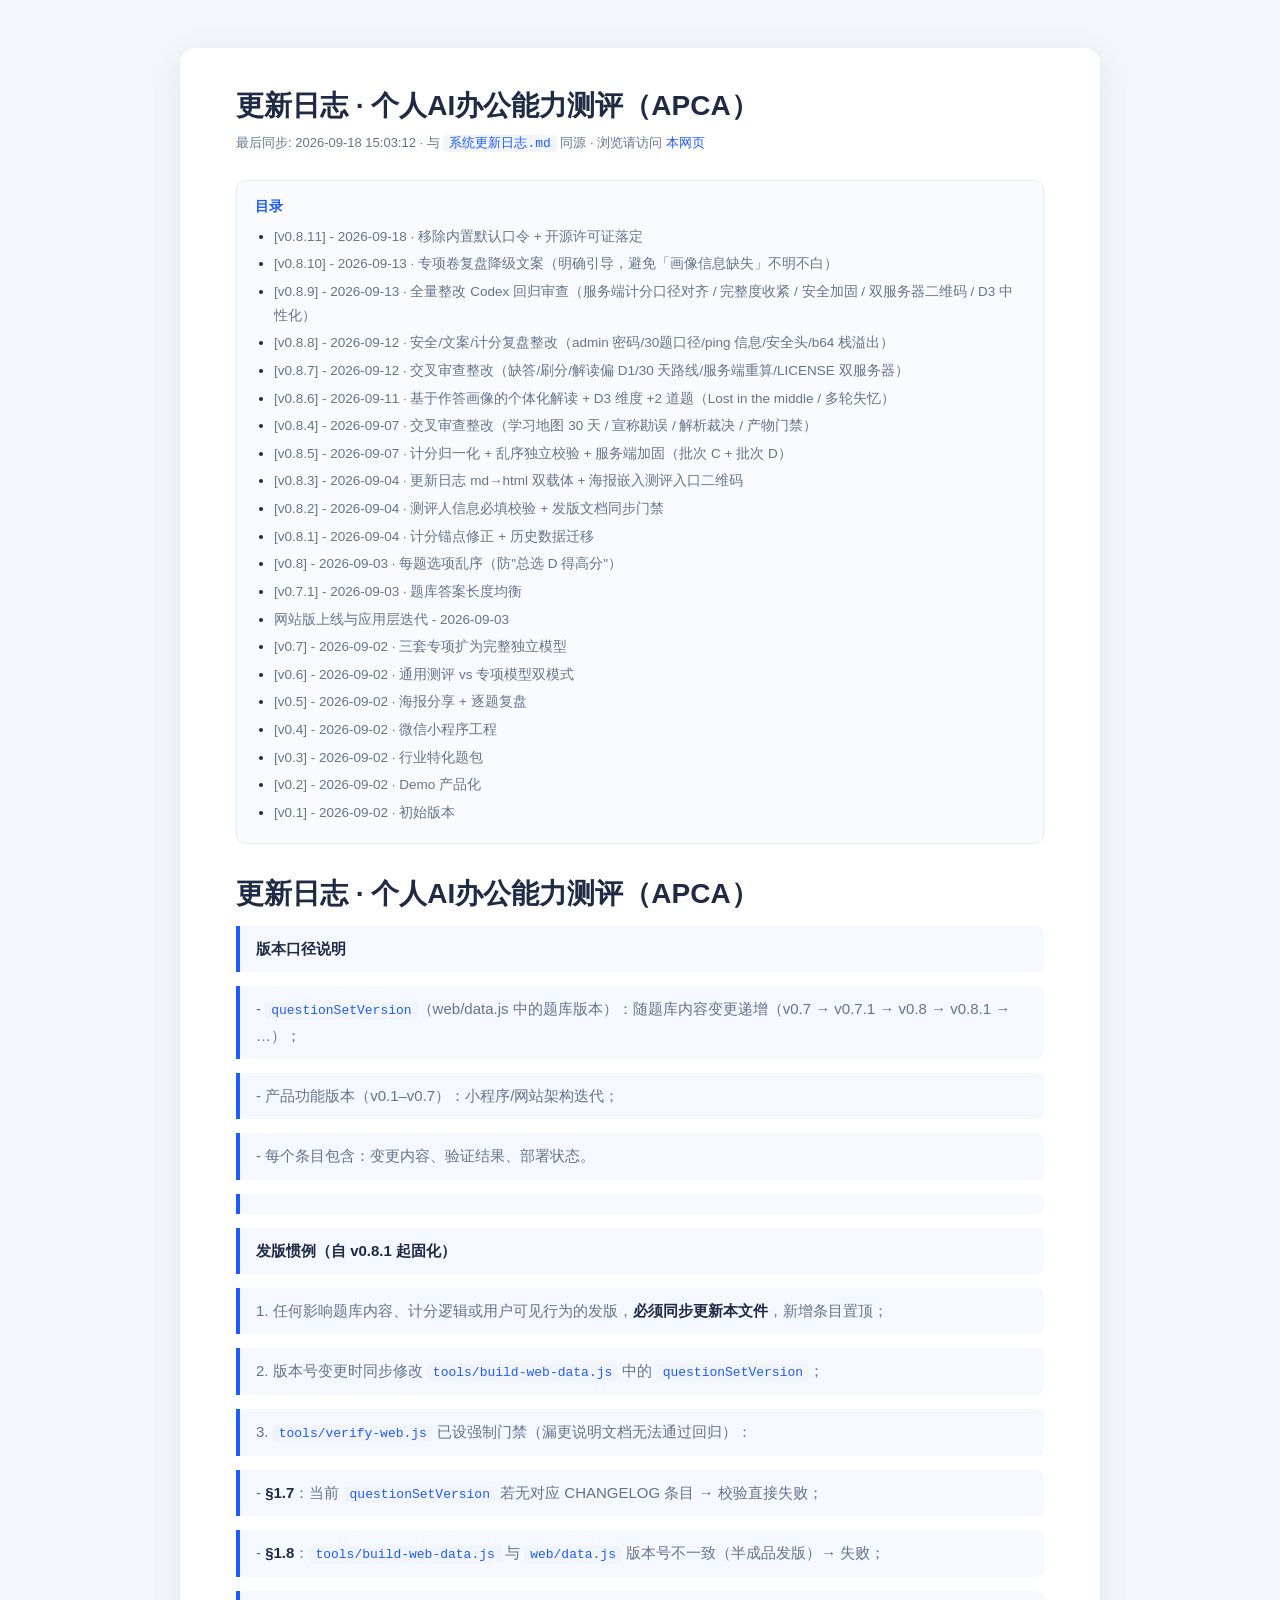
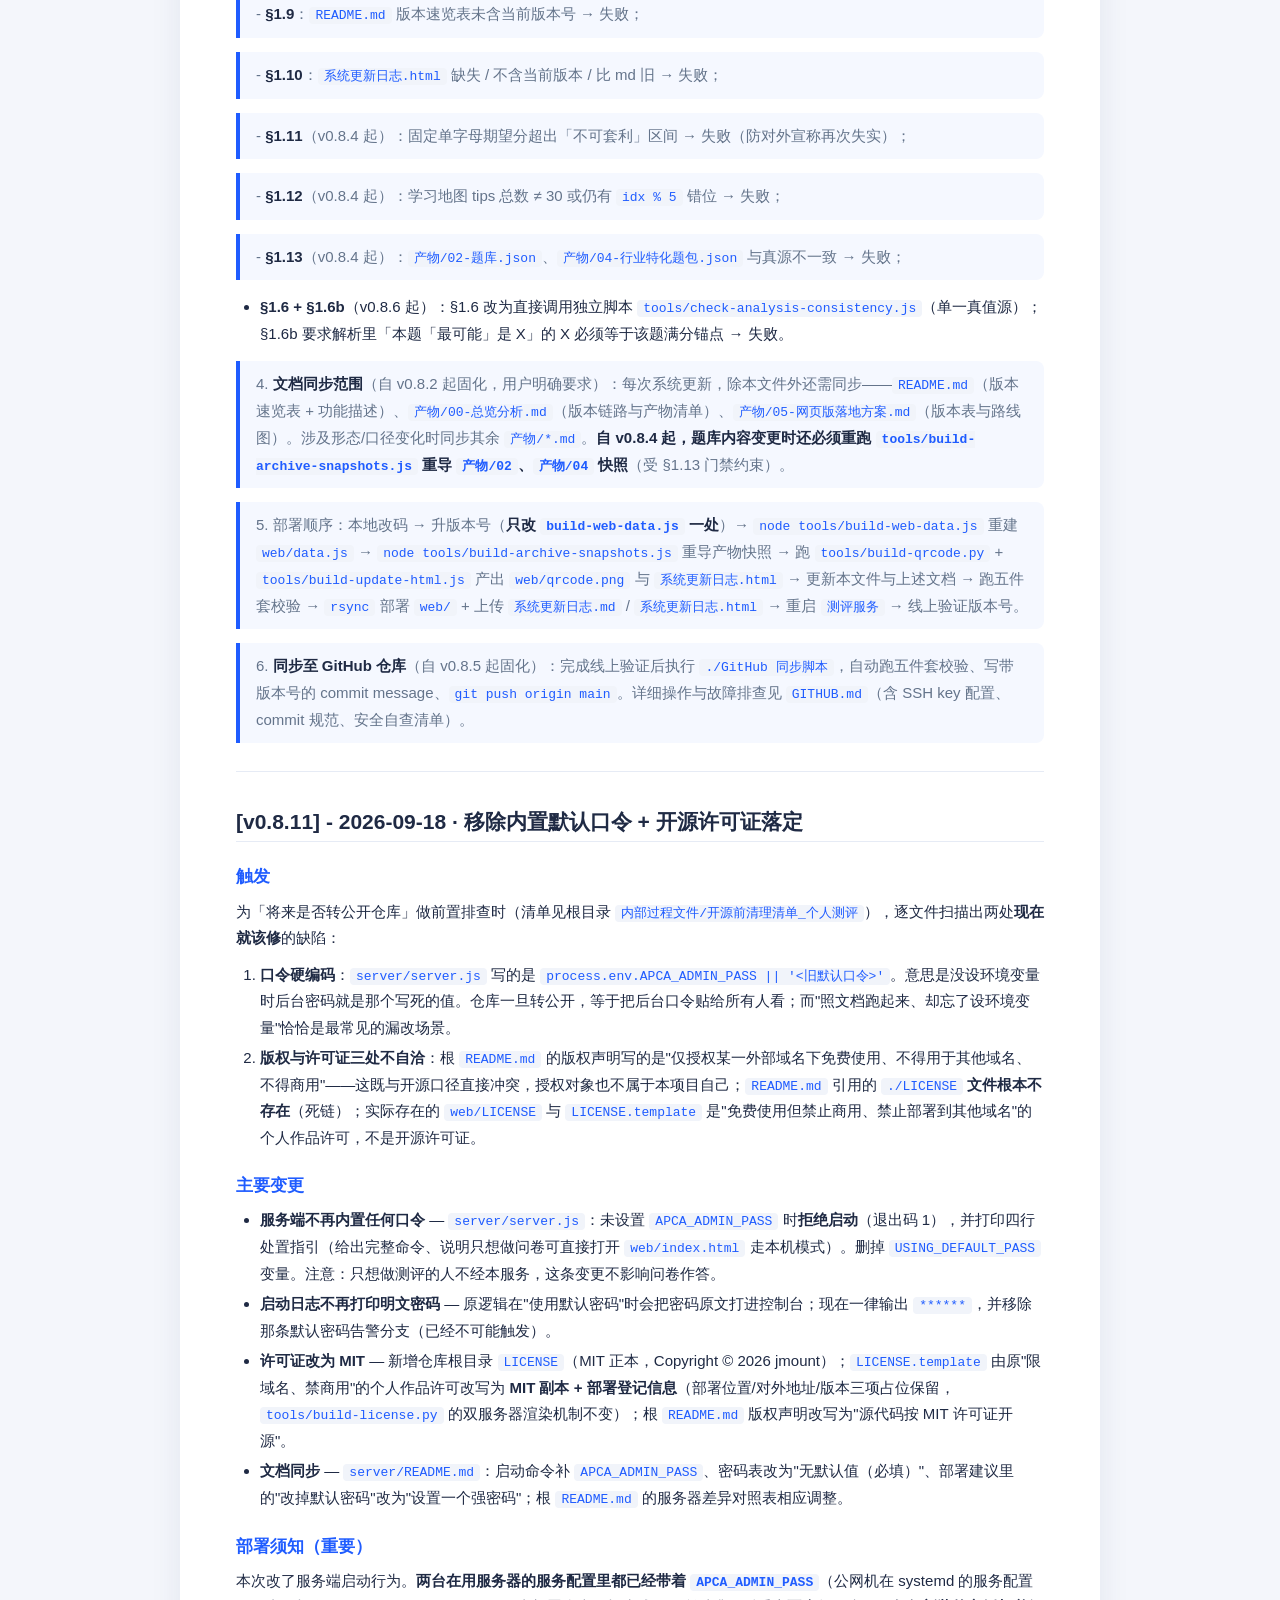
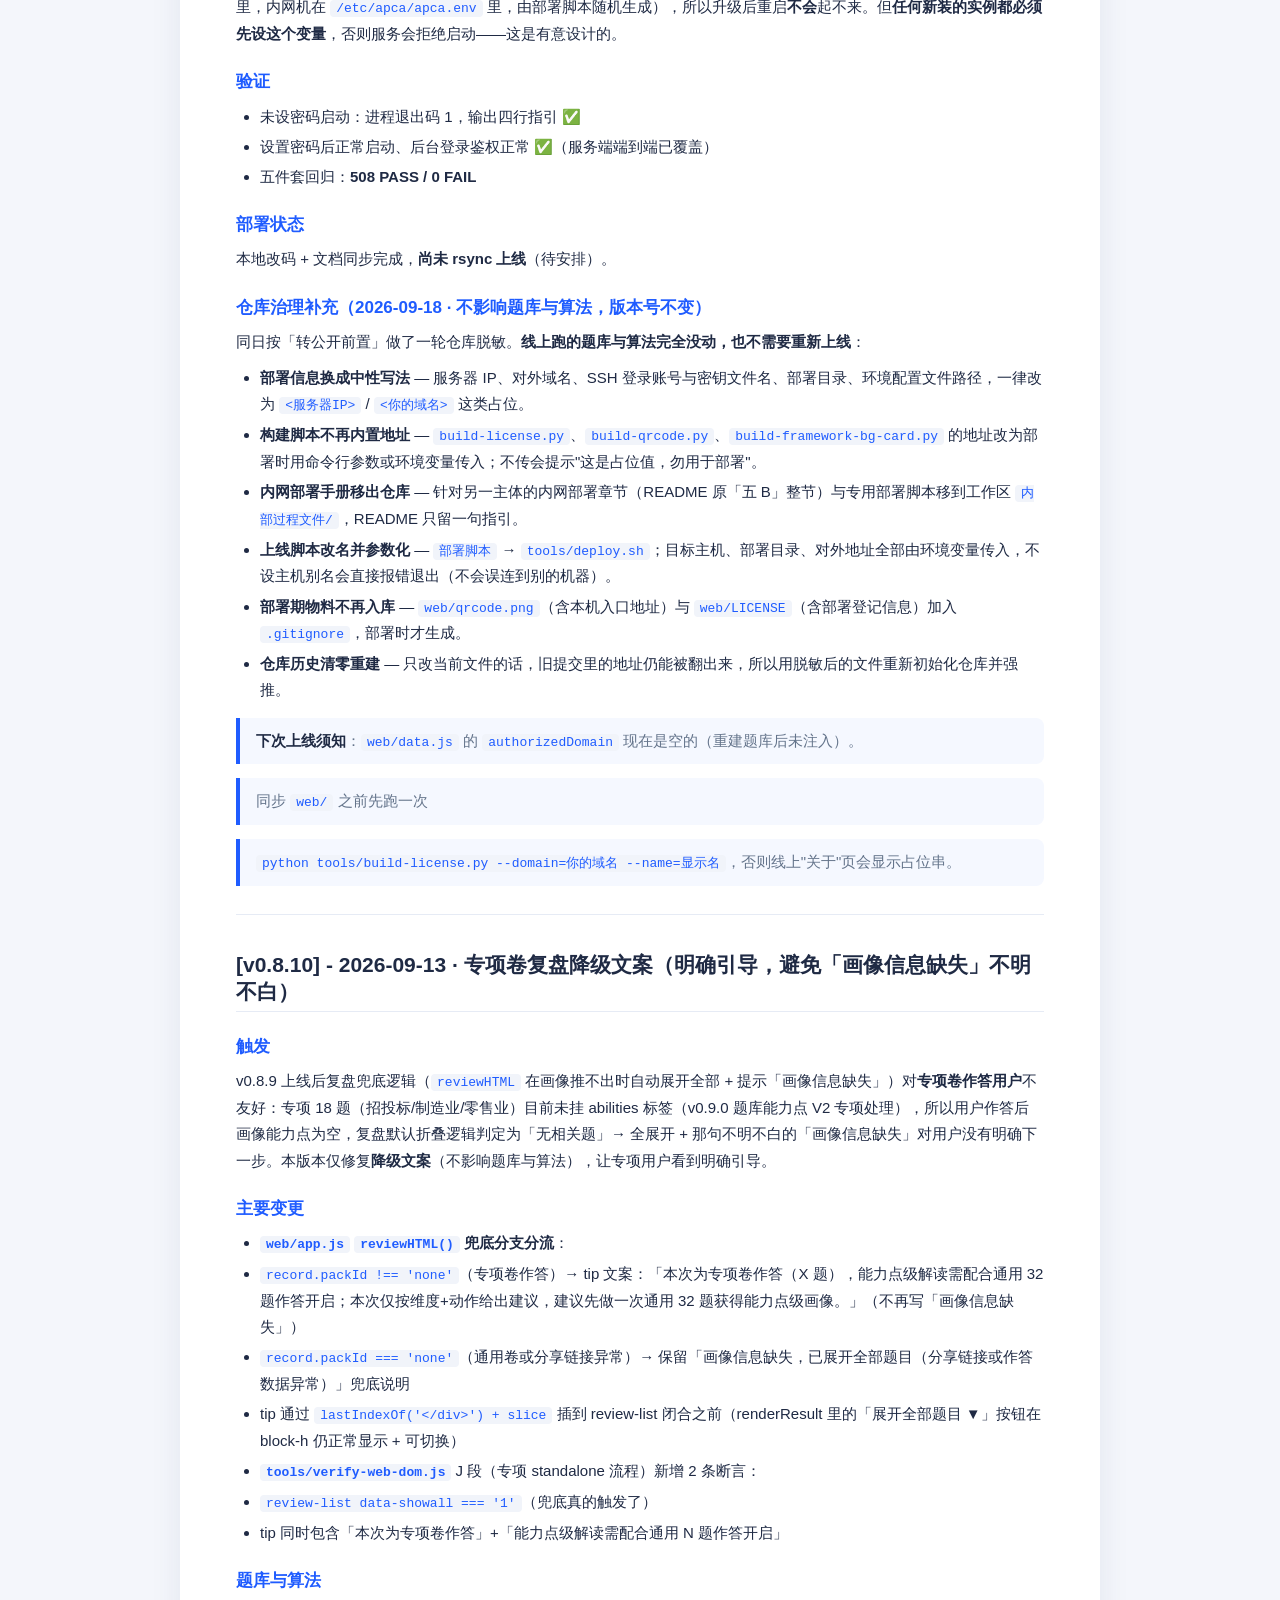
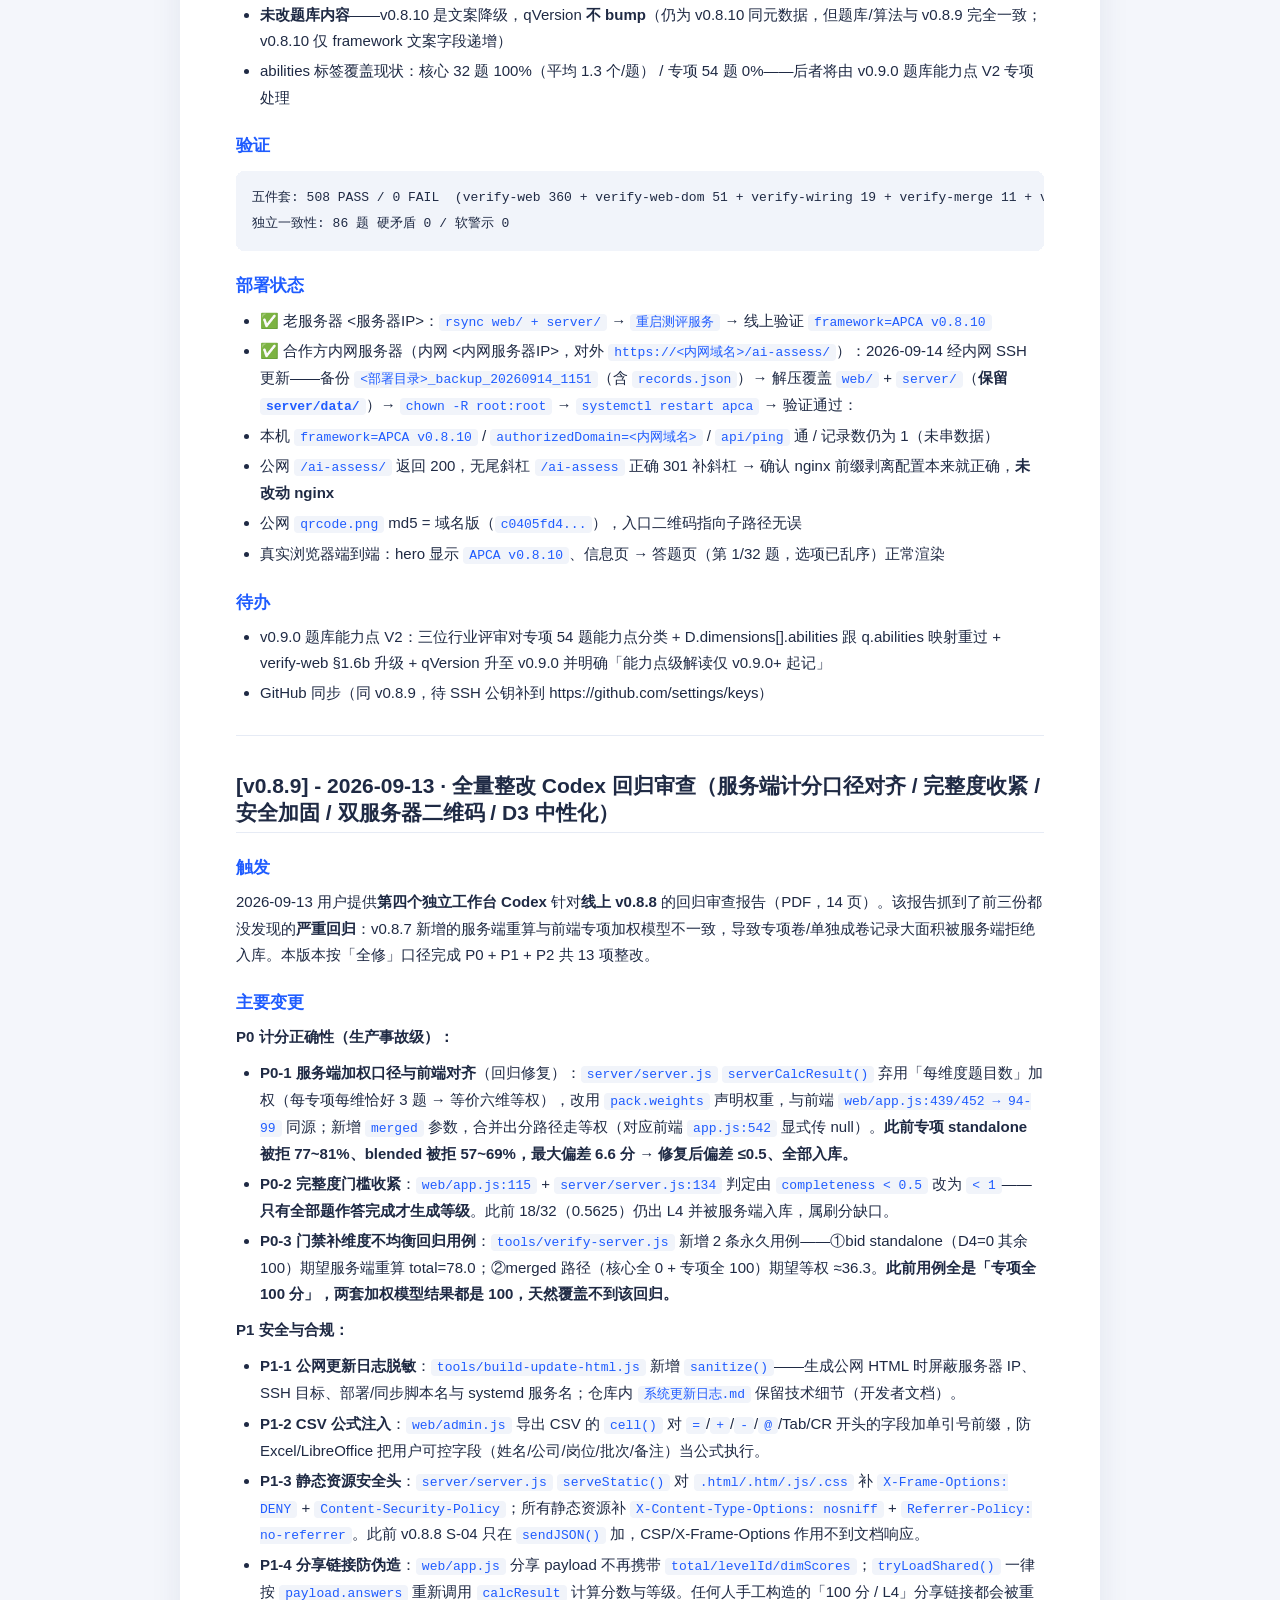
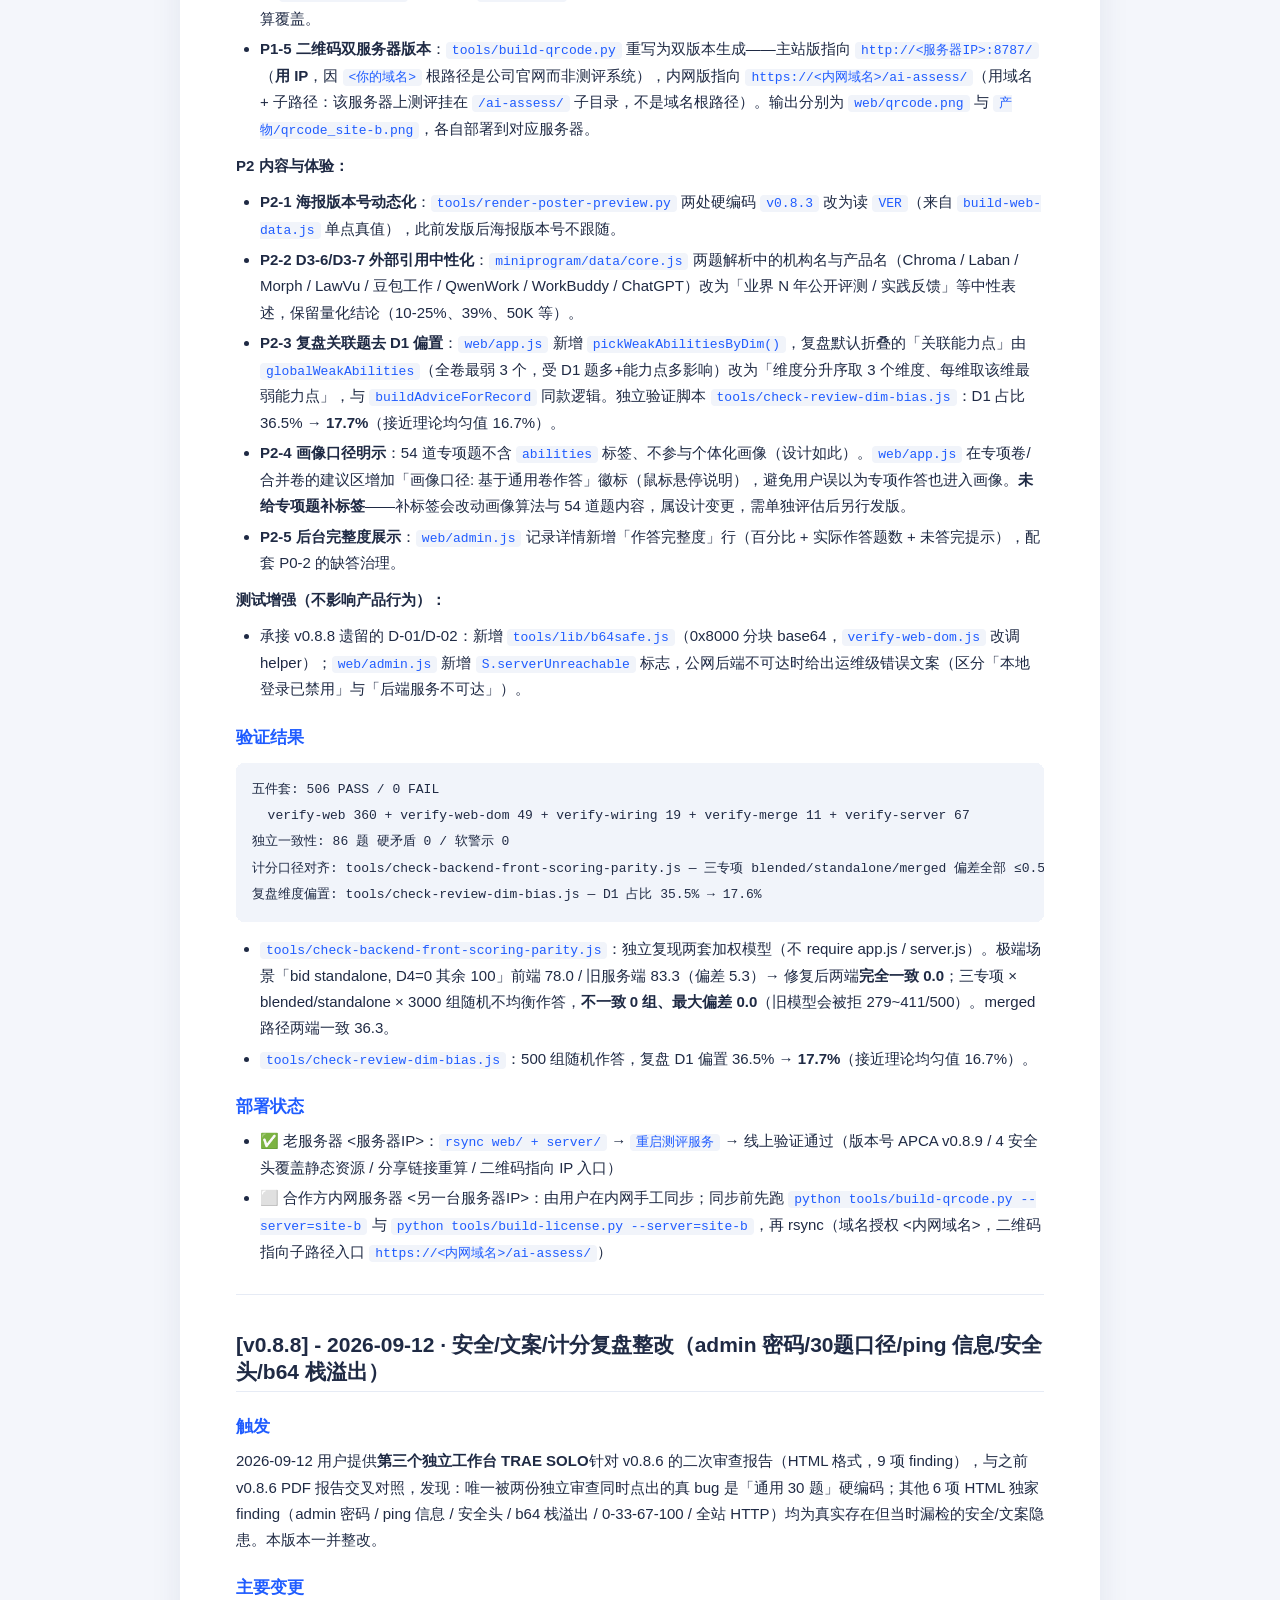
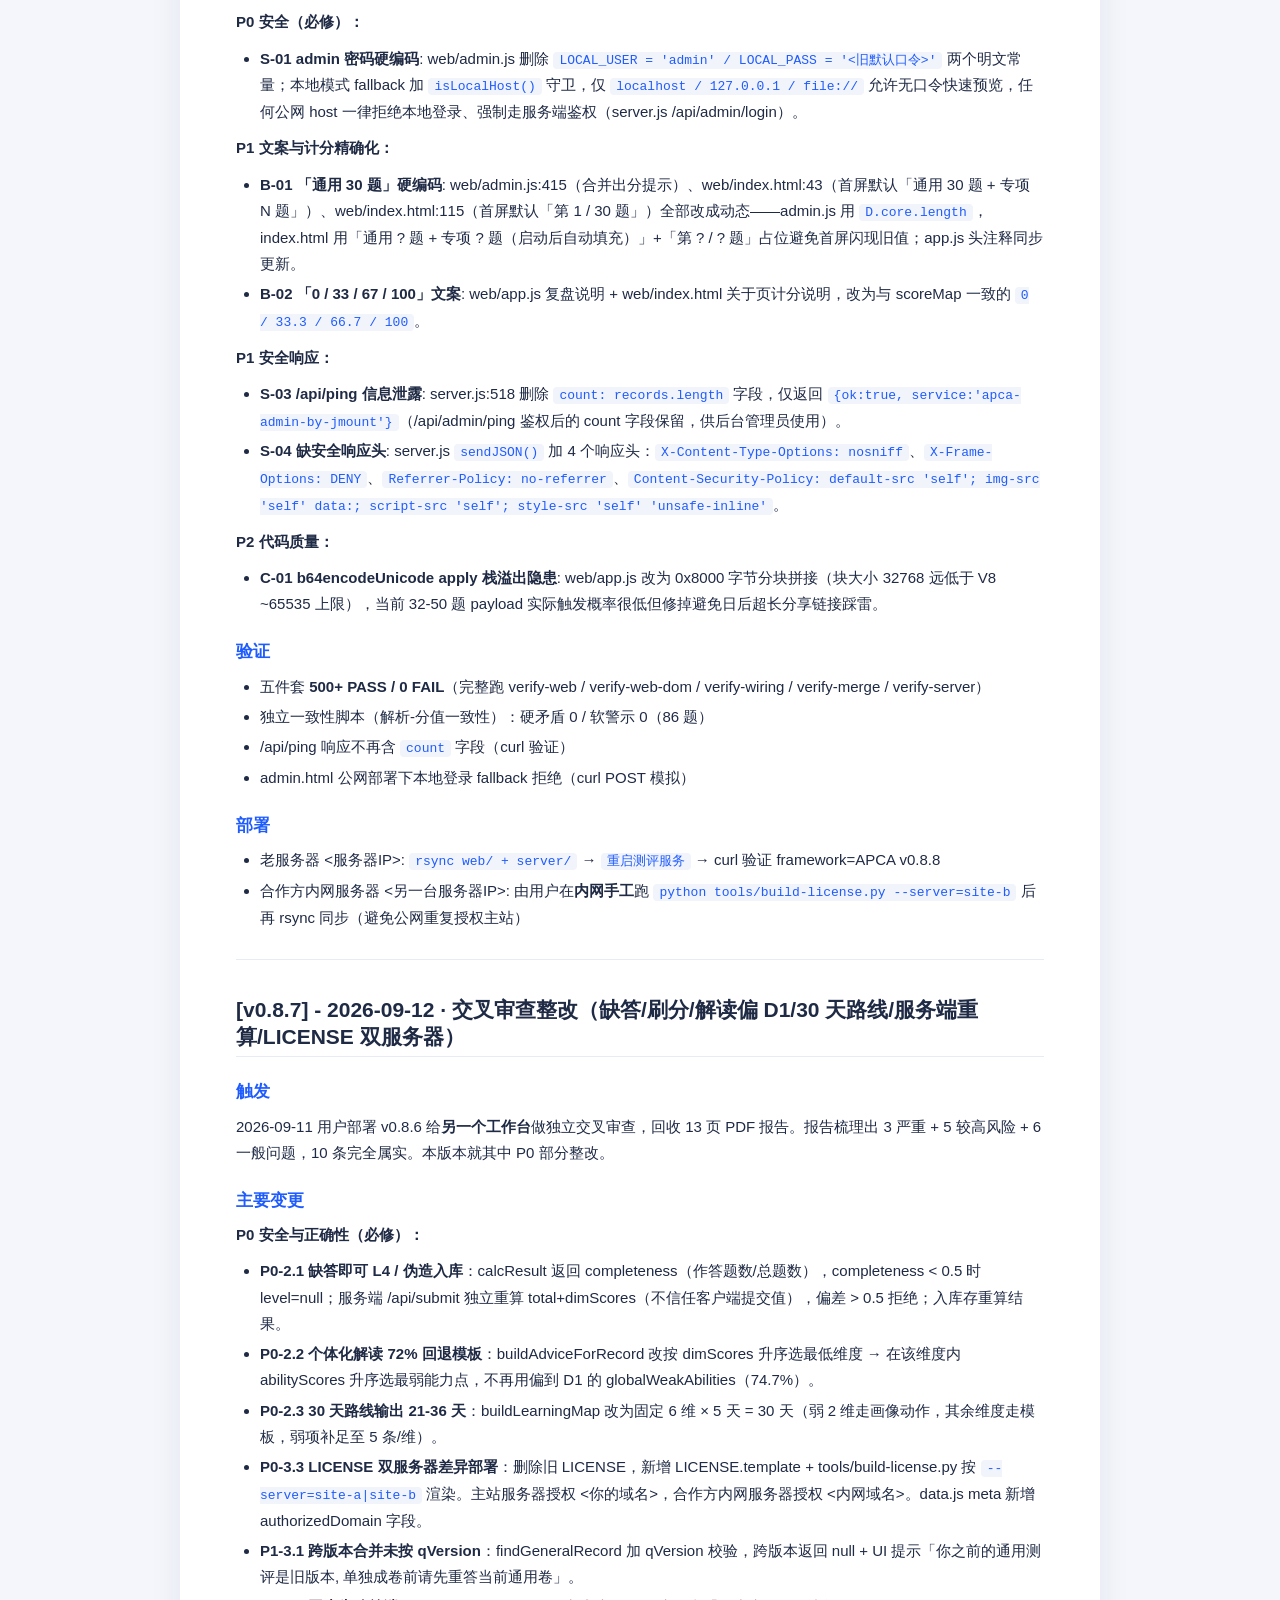
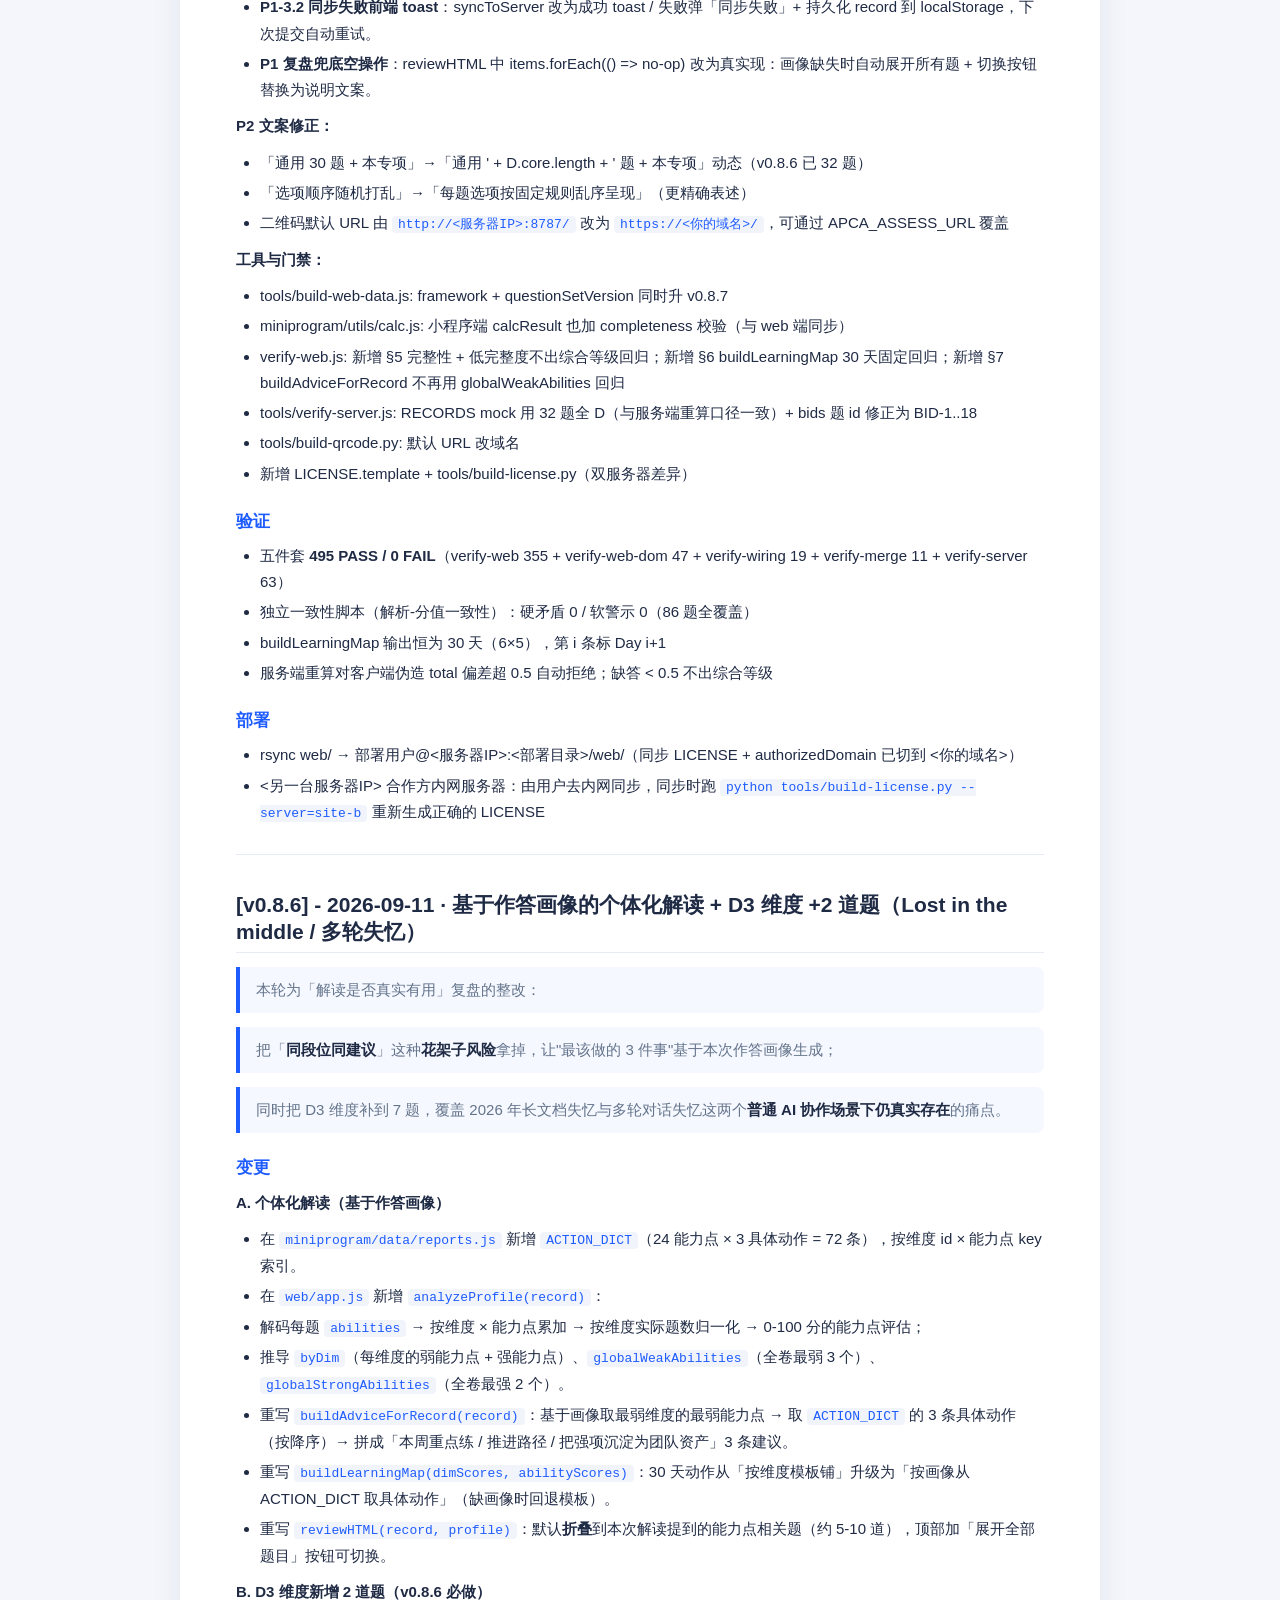
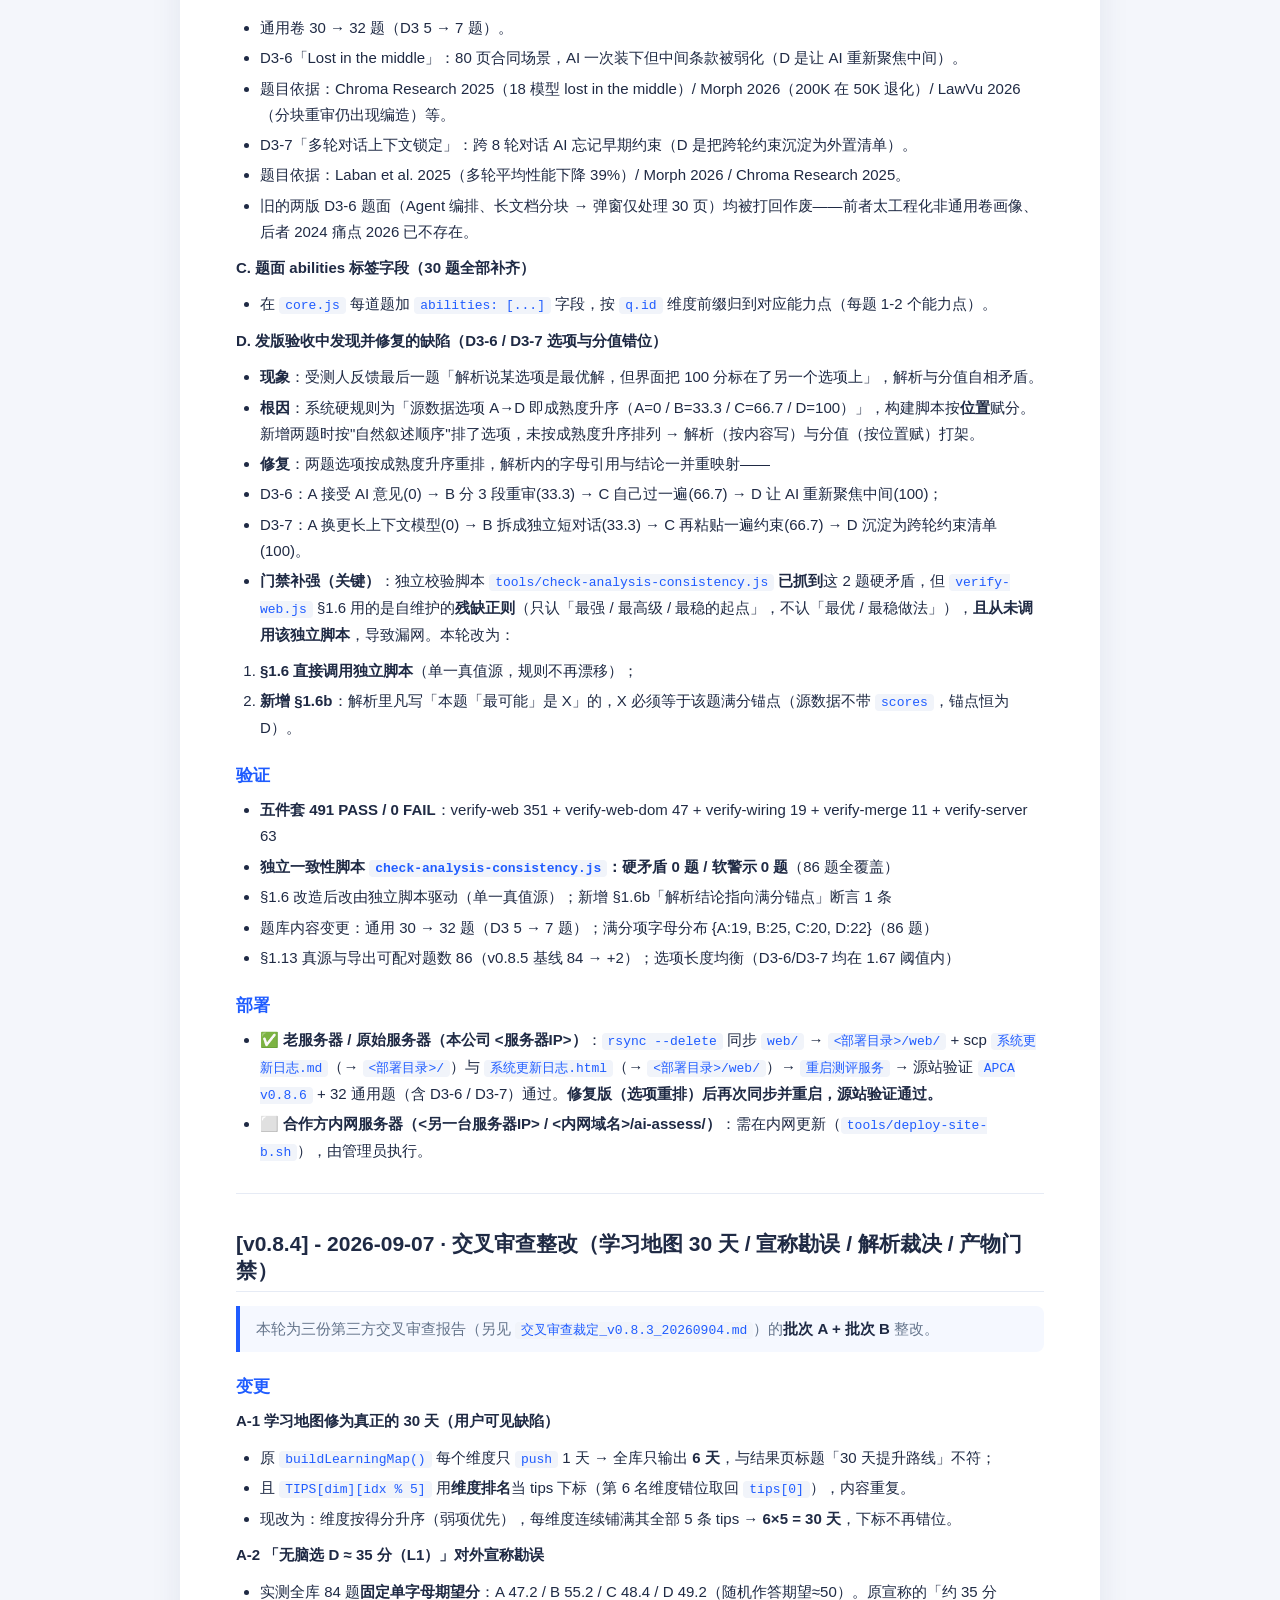
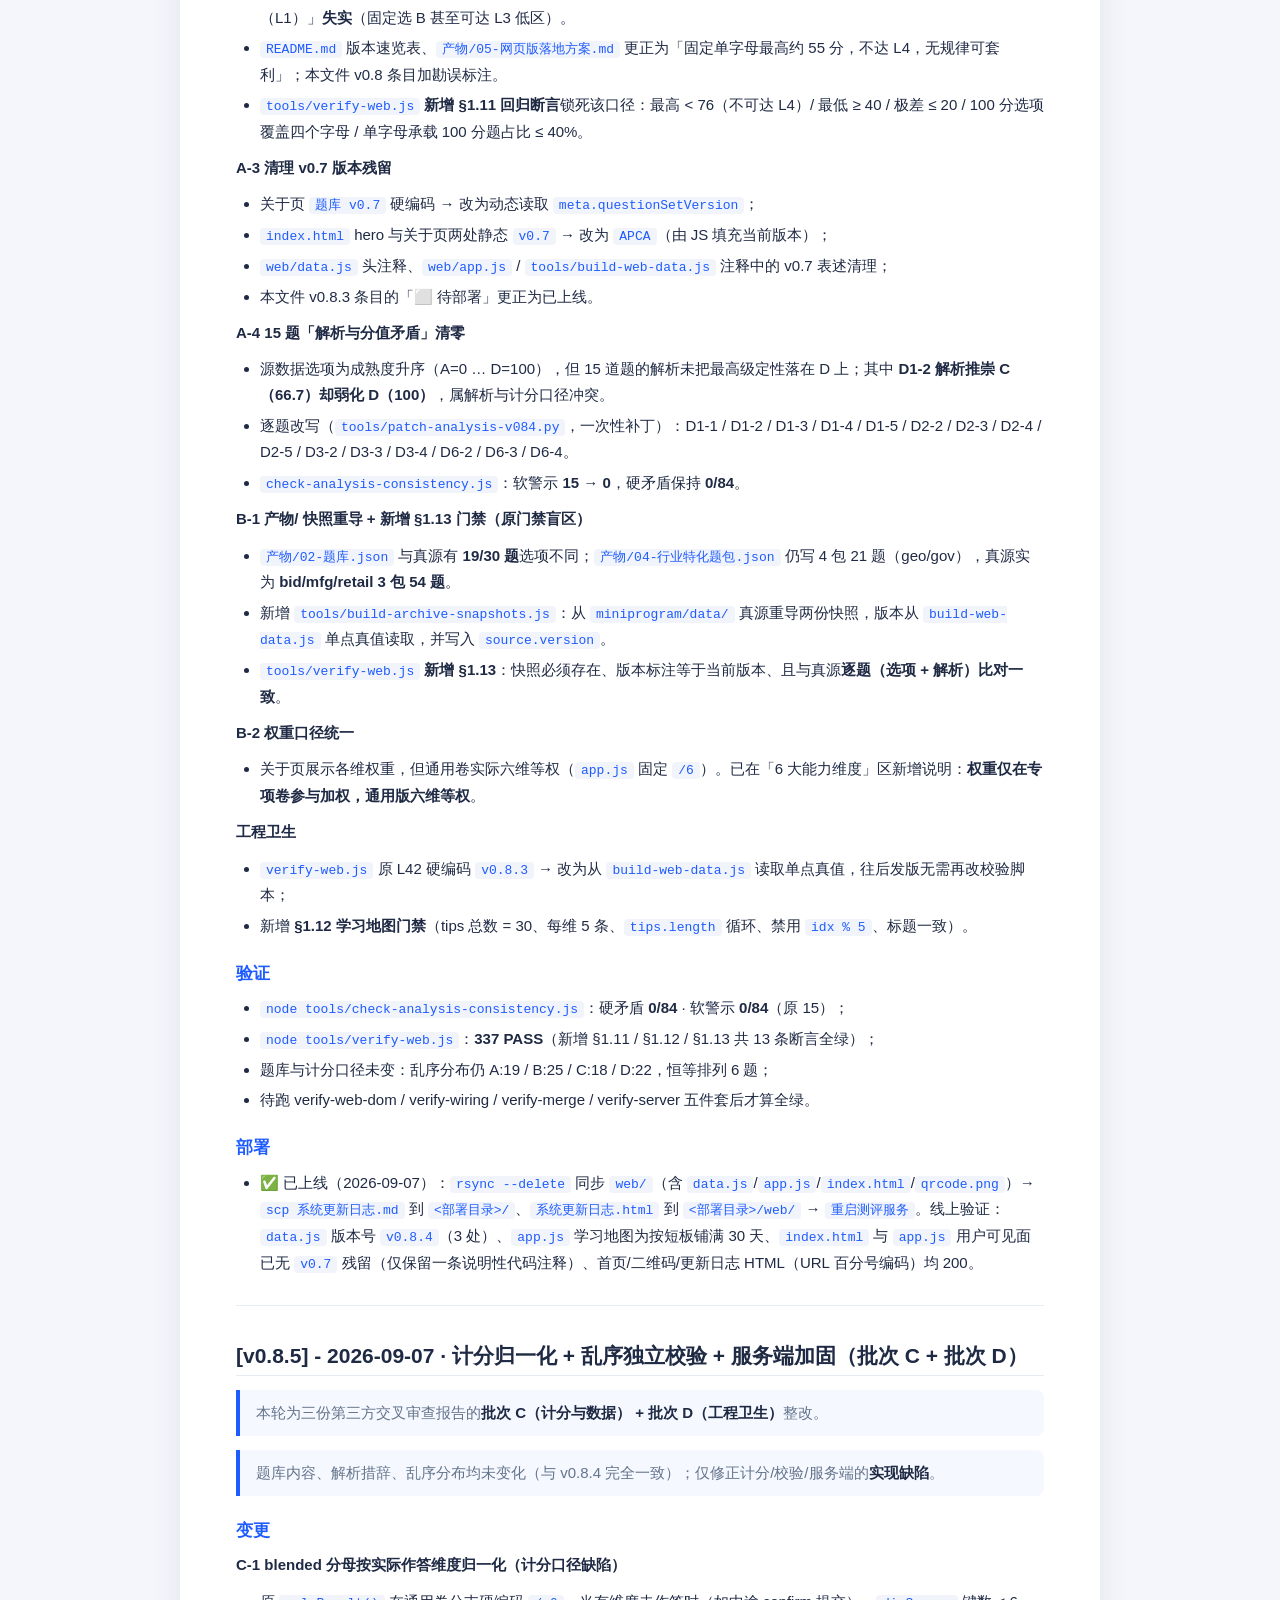
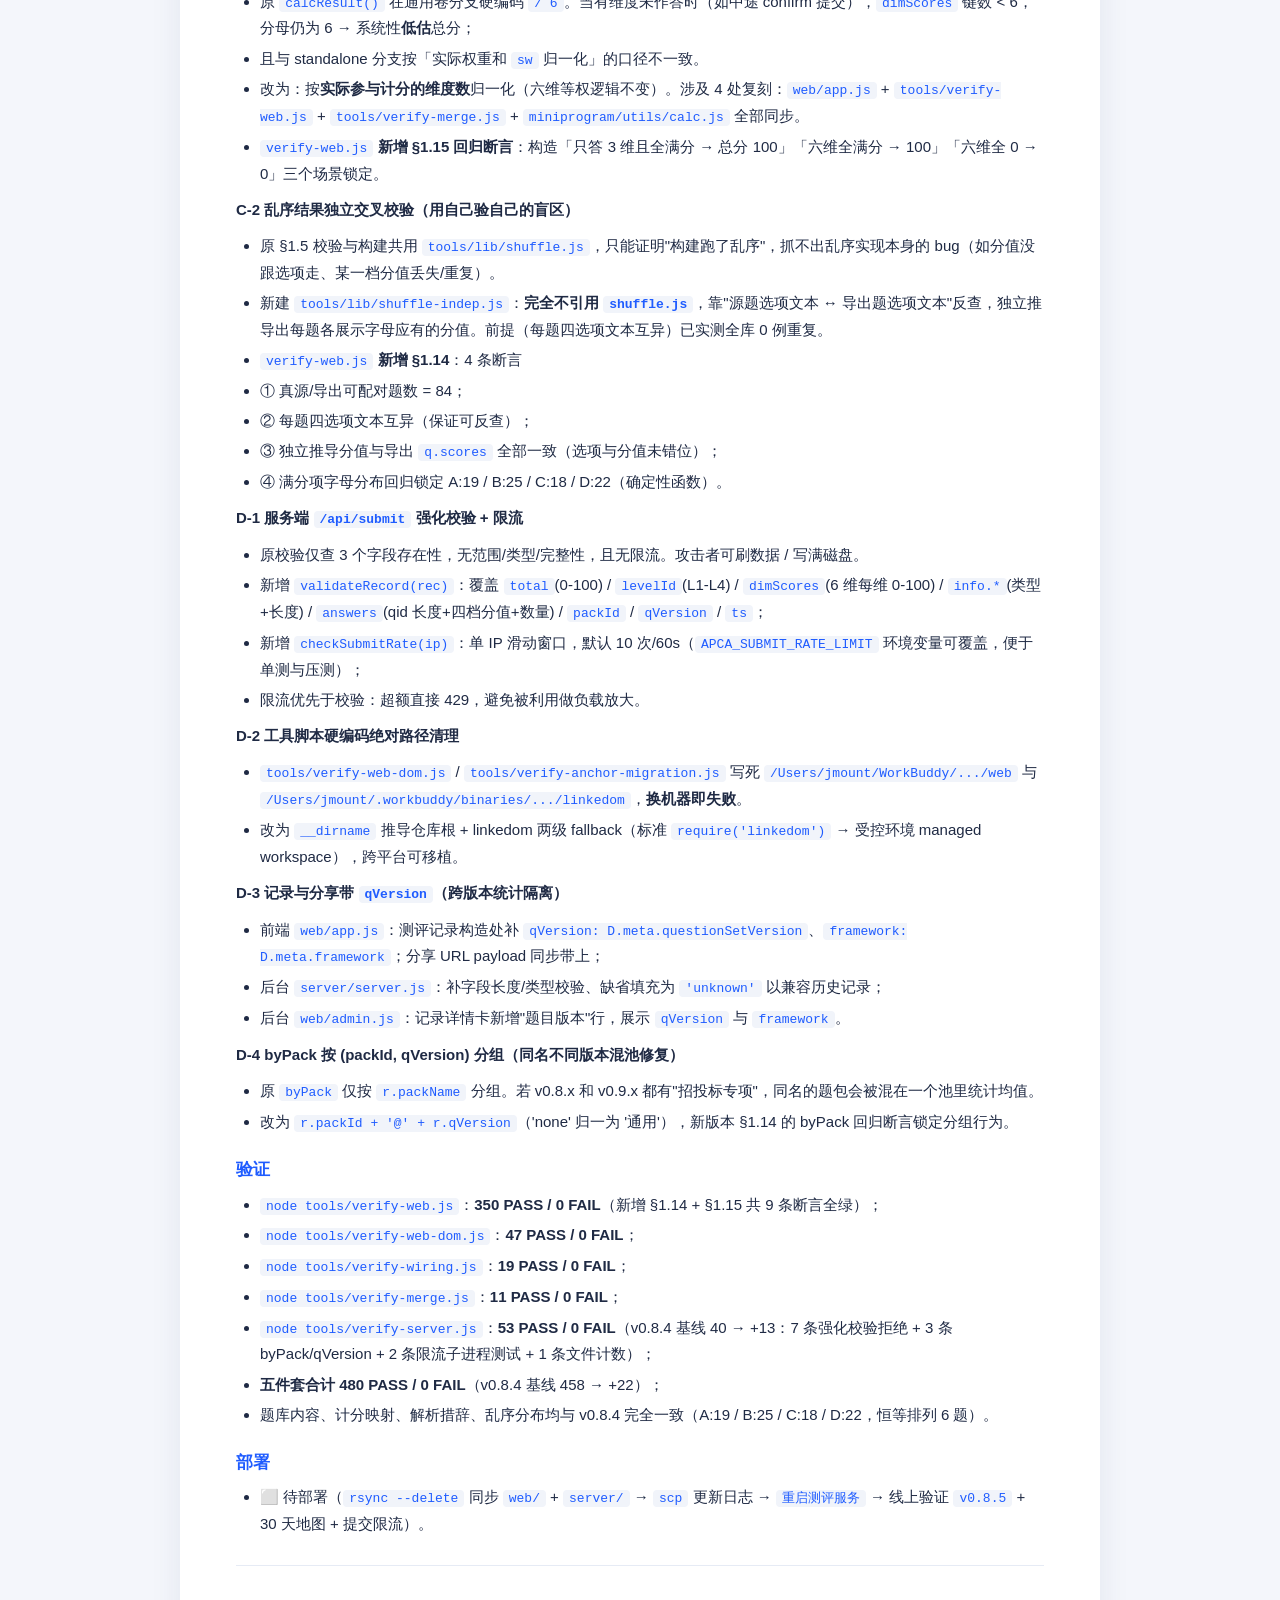
<file: 系统更新日志.html>
<!DOCTYPE html>
<html lang="zh-CN">
<head>
<meta charset="utf-8">
<meta name="viewport" content="width=device-width, initial-scale=1">
<title>更新日志 · 个人AI办公能力测评（APCA）</title>
<style>
:root { --fg:#1f2a44; --muted:#64748b; --brand:#1f5cff; --code-bg:#f1f4fa; --quote-bg:#f5f8ff; --hr:#e6ebf5; }
* { box-sizing: border-box; }
body {
  margin: 0; padding: 48px 20px 80px;
  background: #f4f6fb;
  color: var(--fg);
  font-family: -apple-system, "PingFang SC", "Helvetica Neue", "Microsoft YaHei", sans-serif;
  font-size: 15px; line-height: 1.75;
}
.wrap { max-width: 920px; margin: 0 auto; background: #fff; border-radius: 16px;
  box-shadow: 0 6px 32px rgba(20,40,90,0.08); padding: 40px 56px; }
h1 { font-size: 28px; margin: 0 0 8px; line-height: 1.3; }
h2 { font-size: 21px; margin: 36px 0 12px; padding-bottom: 6px; border-bottom: 1px solid var(--hr); line-height: 1.3; }
h3 { font-size: 17px; margin: 24px 0 10px; color: var(--brand); line-height: 1.3; }
h4 { font-size: 15px; margin: 18px 0 8px; color: var(--muted); }
h1, h2, h3, h4 { position: relative; }
.anchor { position: absolute; left: -1.4em; top: 0; opacity: 0; transition: opacity .15s;
  color: var(--brand); text-decoration: none; font-weight: 400; }
h1:hover .anchor, h2:hover .anchor, h3:hover .anchor, h4:hover .anchor { opacity: 1; }
p { margin: 10px 0; }
ul, ol { padding-left: 1.6em; margin: 10px 0; }
li { margin: 4px 0; }
blockquote { margin: 14px 0; padding: 10px 16px; border-left: 4px solid var(--brand);
  background: var(--quote-bg); border-radius: 0 8px 8px 0; color: var(--muted); }
hr { border: 0; height: 1px; background: var(--hr); margin: 28px 0; }
code { background: var(--code-bg); padding: 1px 6px; border-radius: 4px; font-size: 13px; color: var(--brand); }
pre { background: var(--code-bg); padding: 14px 16px; border-radius: 8px; overflow: auto; margin: 14px 0; }
pre code { background: transparent; padding: 0; color: var(--fg); font-size: 13px; }
strong { color: var(--fg); font-weight: 700; }
a { color: var(--brand); text-decoration: none; }
a:hover { text-decoration: underline; }
.meta { color: var(--muted); font-size: 13px; margin-bottom: 24px; }
.toc { background: #fafbff; border: 1px solid #e3e8f5; border-radius: 10px;
  padding: 14px 18px; margin: 20px 0 32px; font-size: 13.5px; }
.toc b { display: block; margin-bottom: 6px; color: var(--brand); }
.toc ul { margin: 4px 0 0; padding-left: 1.4em; }
.toc a { color: var(--muted); }
.toc a:hover { color: var(--brand); }
@media (max-width: 720px) { .wrap { padding: 24px 20px; } h1 { font-size: 22px; } h2 { font-size: 18px; } }
</style>
</head>
<body>
<main class="wrap">
<h1>更新日志 · 个人AI办公能力测评（APCA）</h1>
<div class="meta">最后同步: 2026-09-18 15:03:12 · 与 <code>系统更新日志.md</code> 同源 · 浏览请访问 <a href="#">本网页</a></div>
<nav class="toc"><b>目录</b><ul><li><a href="#v0811---2026-09-18-移除内置默认口令-开源许可证落定">[v0.8.11] - 2026-09-18 · 移除内置默认口令 + 开源许可证落定</a></li><li><a href="#v0810---2026-09-13-专项卷复盘降级文案明确引导避免画像信息缺失不明不白">[v0.8.10] - 2026-09-13 · 专项卷复盘降级文案（明确引导，避免「画像信息缺失」不明不白）</a></li><li><a href="#v089---2026-09-13-全量整改-codex-回归审查服务端计分口径对齐-完整度收紧-安全加固-双服务器二维码-d3">[v0.8.9] - 2026-09-13 · 全量整改 Codex 回归审查（服务端计分口径对齐 / 完整度收紧 / 安全加固 / 双服务器二维码 / D3 中性化）</a></li><li><a href="#v088---2026-09-12-安全文案计分复盘整改admin-密码30题口径ping-信息安全头b64-栈溢出">[v0.8.8] - 2026-09-12 · 安全/文案/计分复盘整改（admin 密码/30题口径/ping 信息/安全头/b64 栈溢出）</a></li><li><a href="#v087---2026-09-12-交叉审查整改缺答刷分解读偏-d130-天路线服务端重算license-双服务器">[v0.8.7] - 2026-09-12 · 交叉审查整改（缺答/刷分/解读偏 D1/30 天路线/服务端重算/LICENSE 双服务器）</a></li><li><a href="#v086---2026-09-11-基于作答画像的个体化解读-d3-维度-2-道题lost-in-the-middle-多轮失忆">[v0.8.6] - 2026-09-11 · 基于作答画像的个体化解读 + D3 维度 +2 道题（Lost in the middle / 多轮失忆）</a></li><li><a href="#v084---2026-09-07-交叉审查整改学习地图-30-天-宣称勘误-解析裁决-产物门禁">[v0.8.4] - 2026-09-07 · 交叉审查整改（学习地图 30 天 / 宣称勘误 / 解析裁决 / 产物门禁）</a></li><li><a href="#v085---2026-09-07-计分归一化-乱序独立校验-服务端加固批次-c-批次-d">[v0.8.5] - 2026-09-07 · 计分归一化 + 乱序独立校验 + 服务端加固（批次 C + 批次 D）</a></li><li><a href="#v083---2026-09-04-更新日志-mdhtml-双载体-海报嵌入测评入口二维码">[v0.8.3] - 2026-09-04 · 更新日志 md→html 双载体 + 海报嵌入测评入口二维码</a></li><li><a href="#v082---2026-09-04-测评人信息必填校验-发版文档同步门禁">[v0.8.2] - 2026-09-04 · 测评人信息必填校验 + 发版文档同步门禁</a></li><li><a href="#v081---2026-09-04-计分锚点修正-历史数据迁移">[v0.8.1] - 2026-09-04 · 计分锚点修正 + 历史数据迁移</a></li><li><a href="#v08---2026-09-03-每题选项乱序防总选-d-得高分">[v0.8] - 2026-09-03 · 每题选项乱序（防&quot;总选 D 得高分&quot;）</a></li><li><a href="#v071---2026-09-03-题库答案长度均衡">[v0.7.1] - 2026-09-03 · 题库答案长度均衡</a></li><li><a href="#网站版上线与应用层迭代---2026-09-03">网站版上线与应用层迭代 - 2026-09-03</a></li><li><a href="#v07---2026-09-02-三套专项扩为完整独立模型">[v0.7] - 2026-09-02 · 三套专项扩为完整独立模型</a></li><li><a href="#v06---2026-09-02-通用测评-vs-专项模型双模式">[v0.6] - 2026-09-02 · 通用测评 vs 专项模型双模式</a></li><li><a href="#v05---2026-09-02-海报分享-逐题复盘">[v0.5] - 2026-09-02 · 海报分享 + 逐题复盘</a></li><li><a href="#v04---2026-09-02-微信小程序工程">[v0.4] - 2026-09-02 · 微信小程序工程</a></li><li><a href="#v03---2026-09-02-行业特化题包">[v0.3] - 2026-09-02 · 行业特化题包</a></li><li><a href="#v02---2026-09-02-demo-产品化">[v0.2] - 2026-09-02 · Demo 产品化</a></li><li><a href="#v01---2026-09-02-初始版本">[v0.1] - 2026-09-02 · 初始版本</a></li></ul></nav>
<h1 id="更新日志-个人ai办公能力测评apca">更新日志 · 个人AI办公能力测评（APCA）</h1>
<blockquote><strong>版本口径说明</strong></blockquote>
<blockquote>- <code>questionSetVersion</code>（web/data.js 中的题库版本）：随题库内容变更递增（v0.7 → v0.7.1 → v0.8 → v0.8.1 → …）；</blockquote>
<blockquote>- 产品功能版本（v0.1–v0.7）：小程序/网站架构迭代；</blockquote>
<blockquote>- 每个条目包含：变更内容、验证结果、部署状态。</blockquote>
<blockquote></blockquote>
<blockquote><strong>发版惯例（自 v0.8.1 起固化）</strong></blockquote>
<blockquote>1. 任何影响题库内容、计分逻辑或用户可见行为的发版，<strong>必须同步更新本文件</strong>，新增条目置顶；</blockquote>
<blockquote>2. 版本号变更时同步修改 <code>tools/build-web-data.js</code> 中的 <code>questionSetVersion</code>；</blockquote>
<blockquote>3. <code>tools/verify-web.js</code> 已设强制门禁（漏更说明文档无法通过回归）：</blockquote>
<blockquote>   - <strong>§1.7</strong>：当前 <code>questionSetVersion</code> 若无对应 CHANGELOG 条目 → 校验直接失败；</blockquote>
<blockquote>   - <strong>§1.8</strong>：<code>tools/build-web-data.js</code> 与 <code>web/data.js</code> 版本号不一致（半成品发版）→ 失败；</blockquote>
<blockquote>   - <strong>§1.9</strong>：<code>README.md</code> 版本速览表未含当前版本号 → 失败；</blockquote>
<blockquote>   - <strong>§1.10</strong>：<code>系统更新日志.html</code> 缺失 / 不含当前版本 / 比 md 旧 → 失败；</blockquote>
<blockquote>   - <strong>§1.11</strong>（v0.8.4 起）：固定单字母期望分超出「不可套利」区间 → 失败（防对外宣称再次失实）；</blockquote>
<blockquote>   - <strong>§1.12</strong>（v0.8.4 起）：学习地图 tips 总数 ≠ 30 或仍有 <code>idx % 5</code> 错位 → 失败；</blockquote>
<blockquote>   - <strong>§1.13</strong>（v0.8.4 起）：<code>产物/02-题库.json</code>、<code>产物/04-行业特化题包.json</code> 与真源不一致 → 失败；</blockquote>
<ul>
<li><strong>§1.6 + §1.6b</strong>（v0.8.6 起）：§1.6 改为直接调用独立脚本 <code>tools/check-analysis-consistency.js</code>（单一真值源）；§1.6b 要求解析里「本题「最可能」是 X」的 X 必须等于该题满分锚点 → 失败。</li>
</ul>
<blockquote>4. <strong>文档同步范围</strong>（自 v0.8.2 起固化，用户明确要求）：每次系统更新，除本文件外还需同步——<code>README.md</code>（版本速览表 + 功能描述）、<code>产物/00-总览分析.md</code>（版本链路与产物清单）、<code>产物/05-网页版落地方案.md</code>（版本表与路线图）。涉及形态/口径变化时同步其余 <code>产物/*.md</code>。<strong>自 v0.8.4 起，题库内容变更时还必须重跑 <code>tools/build-archive-snapshots.js</code> 重导 <code>产物/02</code>、<code>产物/04</code> 快照</strong>（受 §1.13 门禁约束）。</blockquote>
<blockquote>5. 部署顺序：本地改码 → 升版本号（<strong>只改 <code>build-web-data.js</code> 一处</strong>）→ <code>node tools/build-web-data.js</code> 重建 <code>web/data.js</code> → <code>node tools/build-archive-snapshots.js</code> 重导产物快照 → 跑 <code>tools/build-qrcode.py</code> + <code>tools/build-update-html.js</code> 产出 <code>web/qrcode.png</code> 与 <code>系统更新日志.html</code> → 更新本文件与上述文档 → 跑五件套校验 → <code>rsync</code> 部署 <code>web/</code> + 上传 <code>系统更新日志.md</code> / <code>系统更新日志.html</code> → 重启 <code>测评服务</code> → 线上验证版本号。</blockquote>
<blockquote>6. <strong>同步至 GitHub 仓库</strong>（自 v0.8.5 起固化）：完成线上验证后执行 <code>./GitHub 同步脚本</code>，自动跑五件套校验、写带版本号的 commit message、<code>git push origin main</code>。详细操作与故障排查见 <code>GITHUB.md</code>（含 SSH key 配置、commit 规范、安全自查清单）。</blockquote>
<hr/>
<h2 id="v0811---2026-09-18-移除内置默认口令-开源许可证落定">[v0.8.11] - 2026-09-18 · 移除内置默认口令 + 开源许可证落定<a class="anchor" href="#v0811---2026-09-18-移除内置默认口令-开源许可证落定">#</a></h2>
<h3 id="触发">触发<a class="anchor" href="#触发">#</a></h3>
<p>为「将来是否转公开仓库」做前置排查时（清单见根目录 <code>内部过程文件/开源前清理清单_个人测评</code>），逐文件扫描出两处<strong>现在就该修</strong>的缺陷：</p>
<ol>
<li><strong>口令硬编码</strong>：<code>server/server.js</code> 写的是 <code>process.env.APCA_ADMIN_PASS || &#39;&lt;旧默认口令&gt;&#39;</code>。意思是没设环境变量时后台密码就是那个写死的值。仓库一旦转公开，等于把后台口令贴给所有人看；而&quot;照文档跑起来、却忘了设环境变量&quot;恰恰是最常见的漏改场景。</li>
<li><strong>版权与许可证三处不自洽</strong>：根 <code>README.md</code> 的版权声明写的是&quot;仅授权某一外部域名下免费使用、不得用于其他域名、不得商用&quot;——这既与开源口径直接冲突，授权对象也不属于本项目自己；<code>README.md</code> 引用的 <code>./LICENSE</code> <strong>文件根本不存在</strong>（死链）；实际存在的 <code>web/LICENSE</code> 与 <code>LICENSE.template</code> 是&quot;免费使用但禁止商用、禁止部署到其他域名&quot;的个人作品许可，不是开源许可证。</li>
</ol>
<h3 id="主要变更">主要变更<a class="anchor" href="#主要变更">#</a></h3>
<ul>
<li><strong>服务端不再内置任何口令</strong> — <code>server/server.js</code>：未设置 <code>APCA_ADMIN_PASS</code> 时<strong>拒绝启动</strong>（退出码 1），并打印四行处置指引（给出完整命令、说明只想做问卷可直接打开 <code>web/index.html</code> 走本机模式）。删掉 <code>USING_DEFAULT_PASS</code> 变量。注意：只想做测评的人不经本服务，这条变更不影响问卷作答。</li>
<li><strong>启动日志不再打印明文密码</strong> — 原逻辑在&quot;使用默认密码&quot;时会把密码原文打进控制台；现在一律输出 <code>******</code>，并移除那条默认密码告警分支（已经不可能触发）。</li>
<li><strong>许可证改为 MIT</strong> — 新增仓库根目录 <code>LICENSE</code>（MIT 正本，Copyright © 2026 jmount）；<code>LICENSE.template</code> 由原&quot;限域名、禁商用&quot;的个人作品许可改写为 <strong>MIT 副本 + 部署登记信息</strong>（部署位置/对外地址/版本三项占位保留，<code>tools/build-license.py</code> 的双服务器渲染机制不变）；根 <code>README.md</code> 版权声明改写为&quot;源代码按 MIT 许可证开源&quot;。</li>
<li><strong>文档同步</strong> — <code>server/README.md</code>：启动命令补 <code>APCA_ADMIN_PASS</code>、密码表改为&quot;无默认值（必填）&quot;、部署建议里的&quot;改掉默认密码&quot;改为&quot;设置一个强密码&quot;；根 <code>README.md</code> 的服务器差异对照表相应调整。</li>
</ul>
<h3 id="部署须知重要">部署须知（重要）<a class="anchor" href="#部署须知重要">#</a></h3>
<p>本次改了服务端启动行为。<strong>两台在用服务器的服务配置里都已经带着 <code>APCA_ADMIN_PASS</code></strong>（公网机在 systemd 的服务配置里，内网机在 <code>/etc/apca/apca.env</code> 里，由部署脚本随机生成），所以升级后重启<strong>不会</strong>起不来。但<strong>任何新装的实例都必须先设这个变量</strong>，否则服务会拒绝启动——这是有意设计的。</p>
<h3 id="验证">验证<a class="anchor" href="#验证">#</a></h3>
<ul>
<li>未设密码启动：进程退出码 1，输出四行指引 ✅</li>
<li>设置密码后正常启动、后台登录鉴权正常 ✅（服务端端到端已覆盖）</li>
<li>五件套回归：<strong>508 PASS / 0 FAIL</strong></li>
</ul>
<h3 id="部署状态">部署状态<a class="anchor" href="#部署状态">#</a></h3>
<p>本地改码 + 文档同步完成，<strong>尚未 rsync 上线</strong>（待安排）。</p>
<h3 id="仓库治理补充2026-09-18-不影响题库与算法版本号不变">仓库治理补充（2026-09-18 · 不影响题库与算法，版本号不变）<a class="anchor" href="#仓库治理补充2026-09-18-不影响题库与算法版本号不变">#</a></h3>
<p>同日按「转公开前置」做了一轮仓库脱敏。<strong>线上跑的题库与算法完全没动，也不需要重新上线</strong>：</p>
<ul>
<li><strong>部署信息换成中性写法</strong> — 服务器 IP、对外域名、SSH 登录账号与密钥文件名、部署目录、环境配置文件路径，一律改为 <code>&lt;服务器IP&gt;</code> / <code>&lt;你的域名&gt;</code> 这类占位。</li>
<li><strong>构建脚本不再内置地址</strong> — <code>build-license.py</code>、<code>build-qrcode.py</code>、<code>build-framework-bg-card.py</code> 的地址改为部署时用命令行参数或环境变量传入；不传会提示&quot;这是占位值，勿用于部署&quot;。</li>
<li><strong>内网部署手册移出仓库</strong> — 针对另一主体的内网部署章节（README 原「五 B」整节）与专用部署脚本移到工作区 <code>内部过程文件/</code>，README 只留一句指引。</li>
<li><strong>上线脚本改名并参数化</strong> — <code>部署脚本</code> → <code>tools/deploy.sh</code>；目标主机、部署目录、对外地址全部由环境变量传入，不设主机别名会直接报错退出（不会误连到别的机器）。</li>
<li><strong>部署期物料不再入库</strong> — <code>web/qrcode.png</code>（含本机入口地址）与 <code>web/LICENSE</code>（含部署登记信息）加入 <code>.gitignore</code>，部署时才生成。</li>
<li><strong>仓库历史清零重建</strong> — 只改当前文件的话，旧提交里的地址仍能被翻出来，所以用脱敏后的文件重新初始化仓库并强推。</li>
</ul>
<blockquote><strong>下次上线须知</strong>：<code>web/data.js</code> 的 <code>authorizedDomain</code> 现在是空的（重建题库后未注入）。</blockquote>
<blockquote>同步 <code>web/</code> 之前先跑一次</blockquote>
<blockquote><code>python tools/build-license.py --domain=你的域名 --name=显示名</code>，否则线上&quot;关于&quot;页会显示占位串。</blockquote>
<hr/>
<h2 id="v0810---2026-09-13-专项卷复盘降级文案明确引导避免画像信息缺失不明不白">[v0.8.10] - 2026-09-13 · 专项卷复盘降级文案（明确引导，避免「画像信息缺失」不明不白）<a class="anchor" href="#v0810---2026-09-13-专项卷复盘降级文案明确引导避免画像信息缺失不明不白">#</a></h2>
<h3 id="触发">触发<a class="anchor" href="#触发">#</a></h3>
<p>v0.8.9 上线后复盘兜底逻辑（<code>reviewHTML</code> 在画像推不出时自动展开全部 + 提示「画像信息缺失」）对<strong>专项卷作答用户</strong>不友好：专项 18 题（招投标/制造业/零售业）目前未挂 abilities 标签（v0.9.0 题库能力点 V2 专项处理），所以用户作答后画像能力点为空，复盘默认折叠逻辑判定为「无相关题」→ 全展开 + 那句不明不白的「画像信息缺失」对用户没有明确下一步。本版本仅修复<strong>降级文案</strong>（不影响题库与算法），让专项用户看到明确引导。</p>
<h3 id="主要变更">主要变更<a class="anchor" href="#主要变更">#</a></h3>
<ul>
<li><strong><code>web/app.js</code> <code>reviewHTML()</code> 兜底分支分流</strong>：</li>
<li><code>record.packId !== &#39;none&#39;</code>（专项卷作答）→ tip 文案：「本次为专项卷作答（X 题），能力点级解读需配合通用 32 题作答开启；本次仅按维度+动作给出建议，建议先做一次通用 32 题获得能力点级画像。」（不再写「画像信息缺失」）</li>
<li><code>record.packId === &#39;none&#39;</code>（通用卷或分享链接异常）→ 保留「画像信息缺失，已展开全部题目（分享链接或作答数据异常）」兜底说明</li>
<li>tip 通过 <code>lastIndexOf(&#39;&lt;/div&gt;&#39;) + slice</code> 插到 review-list 闭合之前（renderResult 里的「展开全部题目 ▼」按钮在 block-h 仍正常显示 + 可切换）</li>
<li><strong><code>tools/verify-web-dom.js</code></strong> J 段（专项 standalone 流程）新增 2 条断言：</li>
<li><code>review-list data-showall === &#39;1&#39;</code>（兜底真的触发了）</li>
<li>tip 同时包含「本次为专项卷作答」+「能力点级解读需配合通用 N 题作答开启」</li>
</ul>
<h3 id="题库与算法">题库与算法<a class="anchor" href="#题库与算法">#</a></h3>
<ul>
<li><strong>未改题库内容</strong>——v0.8.10 是文案降级，qVersion <strong>不 bump</strong>（仍为 v0.8.10 同元数据，但题库/算法与 v0.8.9 完全一致；v0.8.10 仅 framework 文案字段递增）</li>
<li>abilities 标签覆盖现状：核心 32 题 100%（平均 1.3 个/题） / 专项 54 题 0%——后者将由 v0.9.0 题库能力点 V2 专项处理</li>
</ul>
<h3 id="验证">验证<a class="anchor" href="#验证">#</a></h3>
<pre><code class="lang-">五件套: 508 PASS / 0 FAIL  (verify-web 360 + verify-web-dom 51 + verify-wiring 19 + verify-merge 11 + verify-server 67)
独立一致性: 86 题 硬矛盾 0 / 软警示 0</code></pre>
<h3 id="部署状态">部署状态<a class="anchor" href="#部署状态">#</a></h3>
<ul>
<li>✅ 老服务器 &lt;服务器IP&gt;：<code>rsync web/ + server/</code> → <code>重启测评服务</code> → 线上验证 <code>framework=APCA v0.8.10</code></li>
<li>✅ 合作方内网服务器（内网 &lt;内网服务器IP&gt;，对外 <code>https://&lt;内网域名&gt;/ai-assess/</code>）：2026-09-14 经内网 SSH 更新——备份 <code>&lt;部署目录&gt;_backup_20260914_1151</code>（含 <code>records.json</code>）→ 解压覆盖 <code>web/</code> + <code>server/</code>（<strong>保留 <code>server/data/</code></strong>）→ <code>chown -R root:root</code> → <code>systemctl restart apca</code> → 验证通过：</li>
<li>本机 <code>framework=APCA v0.8.10</code> / <code>authorizedDomain=&lt;内网域名&gt;</code> / <code>api/ping</code> 通 / 记录数仍为 1（未串数据）</li>
<li>公网 <code>/ai-assess/</code> 返回 200，无尾斜杠 <code>/ai-assess</code> 正确 301 补斜杠 → 确认 nginx 前缀剥离配置本来就正确，<strong>未改动 nginx</strong></li>
<li>公网 <code>qrcode.png</code> md5 = 域名版（<code>c0405fd4...</code>），入口二维码指向子路径无误</li>
<li>真实浏览器端到端：hero 显示 <code>APCA v0.8.10</code>、信息页 → 答题页（第 1/32 题，选项已乱序）正常渲染</li>
</ul>
<h3 id="待办">待办<a class="anchor" href="#待办">#</a></h3>
<ul>
<li>v0.9.0 题库能力点 V2：三位行业评审对专项 54 题能力点分类 + D.dimensions[].abilities 跟 q.abilities 映射重过 + verify-web §1.6b 升级 + qVersion 升至 v0.9.0 并明确「能力点级解读仅 v0.9.0+ 起记」</li>
<li>GitHub 同步（同 v0.8.9，待 SSH 公钥补到 https://github.com/settings/keys）</li>
</ul>
<hr/>
<h2 id="v089---2026-09-13-全量整改-codex-回归审查服务端计分口径对齐-完整度收紧-安全加固-双服务器二维码-d3">[v0.8.9] - 2026-09-13 · 全量整改 Codex 回归审查（服务端计分口径对齐 / 完整度收紧 / 安全加固 / 双服务器二维码 / D3 中性化）<a class="anchor" href="#v089---2026-09-13-全量整改-codex-回归审查服务端计分口径对齐-完整度收紧-安全加固-双服务器二维码-d3">#</a></h2>
<h3 id="触发">触发<a class="anchor" href="#触发">#</a></h3>
<p>2026-09-13 用户提供<strong>第四个独立工作台 Codex</strong> 针对<strong>线上 v0.8.8</strong> 的回归审查报告（PDF，14 页）。该报告抓到了前三份都没发现的<strong>严重回归</strong>：v0.8.7 新增的服务端重算与前端专项加权模型不一致，导致专项卷/单独成卷记录大面积被服务端拒绝入库。本版本按「全修」口径完成 P0 + P1 + P2 共 13 项整改。</p>
<h3 id="主要变更">主要变更<a class="anchor" href="#主要变更">#</a></h3>
<p><strong>P0 计分正确性（生产事故级）：</strong></p>
<ul>
<li><strong>P0-1 服务端加权口径与前端对齐</strong>（回归修复）：<code>server/server.js</code> <code>serverCalcResult()</code> 弃用「每维度题目数」加权（每专项每维恰好 3 题 → 等价六维等权），改用 <code>pack.weights</code> 声明权重，与前端 <code>web/app.js:439/452 → 94-99</code> 同源；新增 <code>merged</code> 参数，合并出分路径走等权（对应前端 <code>app.js:542</code> 显式传 null）。<strong>此前专项 standalone 被拒 77~81%、blended 被拒 57~69%，最大偏差 6.6 分 → 修复后偏差 ≤0.5、全部入库。</strong></li>
<li><strong>P0-2 完整度门槛收紧</strong>：<code>web/app.js:115</code> + <code>server/server.js:134</code> 判定由 <code>completeness &lt; 0.5</code> 改为 <code>&lt; 1</code>——<strong>只有全部题作答完成才生成等级</strong>。此前 18/32（0.5625）仍出 L4 并被服务端入库，属刷分缺口。</li>
<li><strong>P0-3 门禁补维度不均衡回归用例</strong>：<code>tools/verify-server.js</code> 新增 2 条永久用例——①bid standalone（D4=0 其余 100）期望服务端重算 total=78.0；②merged 路径（核心全 0 + 专项全 100）期望等权 ≈36.3。<strong>此前用例全是「专项全 100 分」，两套加权模型结果都是 100，天然覆盖不到该回归。</strong></li>
</ul>
<p><strong>P1 安全与合规：</strong></p>
<ul>
<li><strong>P1-1 公网更新日志脱敏</strong>：<code>tools/build-update-html.js</code> 新增 <code>sanitize()</code>——生成公网 HTML 时屏蔽服务器 IP、SSH 目标、部署/同步脚本名与 systemd 服务名；仓库内 <code>系统更新日志.md</code> 保留技术细节（开发者文档）。</li>
<li><strong>P1-2 CSV 公式注入</strong>：<code>web/admin.js</code> 导出 CSV 的 <code>cell()</code> 对 <code>=</code>/<code>+</code>/<code>-</code>/<code>@</code>/Tab/CR 开头的字段加单引号前缀，防 Excel/LibreOffice 把用户可控字段（姓名/公司/岗位/批次/备注）当公式执行。</li>
<li><strong>P1-3 静态资源安全头</strong>：<code>server/server.js</code> <code>serveStatic()</code> 对 <code>.html/.htm/.js/.css</code> 补 <code>X-Frame-Options: DENY</code> + <code>Content-Security-Policy</code>；所有静态资源补 <code>X-Content-Type-Options: nosniff</code> + <code>Referrer-Policy: no-referrer</code>。此前 v0.8.8 S-04 只在 <code>sendJSON()</code> 加，CSP/X-Frame-Options 作用不到文档响应。</li>
<li><strong>P1-4 分享链接防伪造</strong>：<code>web/app.js</code> 分享 payload 不再携带 <code>total/levelId/dimScores</code>；<code>tryLoadShared()</code> 一律按 <code>payload.answers</code> 重新调用 <code>calcResult</code> 计算分数与等级。任何人手工构造的「100 分 / L4」分享链接都会被重算覆盖。</li>
<li><strong>P1-5 二维码双服务器版本</strong>：<code>tools/build-qrcode.py</code> 重写为双版本生成——主站版指向 <code>http://&lt;服务器IP&gt;:8787/</code>（<strong>用 IP</strong>，因 <code>&lt;你的域名&gt;</code> 根路径是公司官网而非测评系统），内网版指向 <code>https://&lt;内网域名&gt;/ai-assess/</code>（用域名 + 子路径：该服务器上测评挂在 <code>/ai-assess/</code> 子目录，不是域名根路径）。输出分别为 <code>web/qrcode.png</code> 与 <code>产物/qrcode_site-b.png</code>，各自部署到对应服务器。</li>
</ul>
<p><strong>P2 内容与体验：</strong></p>
<ul>
<li><strong>P2-1 海报版本号动态化</strong>：<code>tools/render-poster-preview.py</code> 两处硬编码 <code>v0.8.3</code> 改为读 <code>VER</code>（来自 <code>build-web-data.js</code> 单点真值），此前发版后海报版本号不跟随。</li>
<li><strong>P2-2 D3-6/D3-7 外部引用中性化</strong>：<code>miniprogram/data/core.js</code> 两题解析中的机构名与产品名（Chroma / Laban / Morph / LawVu / 豆包工作 / QwenWork / WorkBuddy / ChatGPT）改为「业界 N 年公开评测 / 实践反馈」等中性表述，保留量化结论（10-25%、39%、50K 等）。</li>
<li><strong>P2-3 复盘关联题去 D1 偏置</strong>：<code>web/app.js</code> 新增 <code>pickWeakAbilitiesByDim()</code>，复盘默认折叠的「关联能力点」由 <code>globalWeakAbilities</code>（全卷最弱 3 个，受 D1 题多+能力点多影响）改为「维度分升序取 3 个维度、每维取该维最弱能力点」，与 <code>buildAdviceForRecord</code> 同款逻辑。独立验证脚本 <code>tools/check-review-dim-bias.js</code>：D1 占比 36.5% → <strong>17.7%</strong>（接近理论均匀值 16.7%）。</li>
<li><strong>P2-4 画像口径明示</strong>：54 道专项题不含 <code>abilities</code> 标签、不参与个体化画像（设计如此）。<code>web/app.js</code> 在专项卷/合并卷的建议区增加「画像口径: 基于通用卷作答」徽标（鼠标悬停说明），避免用户误以为专项作答也进入画像。<strong>未给专项题补标签</strong>——补标签会改动画像算法与 54 道题内容，属设计变更，需单独评估后另行发版。</li>
<li><strong>P2-5 后台完整度展示</strong>：<code>web/admin.js</code> 记录详情新增「作答完整度」行（百分比 + 实际作答题数 + 未答完提示），配套 P0-2 的缺答治理。</li>
</ul>
<p><strong>测试增强（不影响产品行为）：</strong></p>
<ul>
<li>承接 v0.8.8 遗留的 D-01/D-02：新增 <code>tools/lib/b64safe.js</code>（0x8000 分块 base64，<code>verify-web-dom.js</code> 改调 helper）；<code>web/admin.js</code> 新增 <code>S.serverUnreachable</code> 标志，公网后端不可达时给出运维级错误文案（区分「本地登录已禁用」与「后端服务不可达」）。</li>
</ul>
<h3 id="验证结果">验证结果<a class="anchor" href="#验证结果">#</a></h3>
<pre><code class="lang-">五件套: 506 PASS / 0 FAIL
  verify-web 360 + verify-web-dom 49 + verify-wiring 19 + verify-merge 11 + verify-server 67
独立一致性: 86 题 硬矛盾 0 / 软警示 0
计分口径对齐: tools/check-backend-front-scoring-parity.js — 三专项 blended/standalone/merged 偏差全部 ≤0.5
复盘维度偏置: tools/check-review-dim-bias.js — D1 占比 35.5% → 17.6%</code></pre>
<ul>
<li><code>tools/check-backend-front-scoring-parity.js</code>：独立复现两套加权模型（不 require app.js / server.js）。极端场景「bid standalone, D4=0 其余 100」前端 78.0 / 旧服务端 83.3（偏差 5.3）→ 修复后两端<strong>完全一致 0.0</strong>；三专项 × blended/standalone × 3000 组随机不均衡作答，<strong>不一致 0 组、最大偏差 0.0</strong>（旧模型会被拒 279~411/500）。merged 路径两端一致 36.3。</li>
<li><code>tools/check-review-dim-bias.js</code>：500 组随机作答，复盘 D1 偏置 36.5% → <strong>17.7%</strong>（接近理论均匀值 16.7%）。</li>
</ul>
<h3 id="部署状态">部署状态<a class="anchor" href="#部署状态">#</a></h3>
<ul>
<li>✅ 老服务器 &lt;服务器IP&gt;：<code>rsync web/ + server/</code> → <code>重启测评服务</code> → 线上验证通过（版本号 APCA v0.8.9 / 4 安全头覆盖静态资源 / 分享链接重算 / 二维码指向 IP 入口）</li>
<li>⬜ 合作方内网服务器 &lt;另一台服务器IP&gt;：由用户在内网手工同步；同步前先跑 <code>python tools/build-qrcode.py --server=site-b</code> 与 <code>python tools/build-license.py --server=site-b</code>，再 rsync（域名授权 &lt;内网域名&gt;，二维码指向子路径入口 <code>https://&lt;内网域名&gt;/ai-assess/</code>）</li>
</ul>
<hr/>
<h2 id="v088---2026-09-12-安全文案计分复盘整改admin-密码30题口径ping-信息安全头b64-栈溢出">[v0.8.8] - 2026-09-12 · 安全/文案/计分复盘整改（admin 密码/30题口径/ping 信息/安全头/b64 栈溢出）<a class="anchor" href="#v088---2026-09-12-安全文案计分复盘整改admin-密码30题口径ping-信息安全头b64-栈溢出">#</a></h2>
<h3 id="触发">触发<a class="anchor" href="#触发">#</a></h3>
<p>2026-09-12 用户提供<strong>第三个独立工作台 TRAE SOLO</strong>针对 v0.8.6 的二次审查报告（HTML 格式，9 项 finding），与之前 v0.8.6 PDF 报告交叉对照，发现：唯一被两份独立审查同时点出的真 bug 是「通用 30 题」硬编码；其他 6 项 HTML 独家 finding（admin 密码 / ping 信息 / 安全头 / b64 栈溢出 / 0-33-67-100 / 全站 HTTP）均为真实存在但当时漏检的安全/文案隐患。本版本一并整改。</p>
<h3 id="主要变更">主要变更<a class="anchor" href="#主要变更">#</a></h3>
<p><strong>P0 安全（必修）：</strong></p>
<ul>
<li><strong>S-01 admin 密码硬编码</strong>: web/admin.js 删除 <code>LOCAL_USER = &#39;admin&#39; / LOCAL_PASS = &#39;&lt;旧默认口令&gt;&#39;</code> 两个明文常量；本地模式 fallback 加 <code>isLocalHost()</code> 守卫，仅 <code>localhost / 127.0.0.1 / file://</code> 允许无口令快速预览，任何公网 host 一律拒绝本地登录、强制走服务端鉴权（server.js /api/admin/login）。</li>
</ul>
<p><strong>P1 文案与计分精确化：</strong></p>
<ul>
<li><strong>B-01 「通用 30 题」硬编码</strong>: web/admin.js:415（合并出分提示）、web/index.html:43（首屏默认「通用 30 题 + 专项 N 题」）、web/index.html:115（首屏默认「第 1 / 30 题」）全部改成动态——admin.js 用 <code>D.core.length</code>，index.html 用「通用 ? 题 + 专项 ? 题（启动后自动填充）」+「第 ? / ? 题」占位避免首屏闪现旧值；app.js 头注释同步更新。</li>
<li><strong>B-02 「0 / 33 / 67 / 100」文案</strong>: web/app.js 复盘说明 + web/index.html 关于页计分说明，改为与 scoreMap 一致的 <code>0 / 33.3 / 66.7 / 100</code>。</li>
</ul>
<p><strong>P1 安全响应：</strong></p>
<ul>
<li><strong>S-03 /api/ping 信息泄露</strong>: server.js:518 删除 <code>count: records.length</code> 字段，仅返回 <code>{ok:true, service:&#39;apca-admin-by-jmount&#39;}</code>（/api/admin/ping 鉴权后的 count 字段保留，供后台管理员使用）。</li>
<li><strong>S-04 缺安全响应头</strong>: server.js <code>sendJSON()</code> 加 4 个响应头：<code>X-Content-Type-Options: nosniff</code>、<code>X-Frame-Options: DENY</code>、<code>Referrer-Policy: no-referrer</code>、<code>Content-Security-Policy: default-src &#39;self&#39;; img-src &#39;self&#39; data:; script-src &#39;self&#39;; style-src &#39;self&#39; &#39;unsafe-inline&#39;</code>。</li>
</ul>
<p><strong>P2 代码质量：</strong></p>
<ul>
<li><strong>C-01 b64encodeUnicode apply 栈溢出隐患</strong>: web/app.js 改为 0x8000 字节分块拼接（块大小 32768 远低于 V8 ~65535 上限），当前 32-50 题 payload 实际触发概率很低但修掉避免日后超长分享链接踩雷。</li>
</ul>
<h3 id="验证">验证<a class="anchor" href="#验证">#</a></h3>
<ul>
<li>五件套 <strong>500+ PASS / 0 FAIL</strong>（完整跑 verify-web / verify-web-dom / verify-wiring / verify-merge / verify-server）</li>
<li>独立一致性脚本（解析-分值一致性）：硬矛盾 0 / 软警示 0（86 题）</li>
<li>/api/ping 响应不再含 <code>count</code> 字段（curl 验证）</li>
<li>admin.html 公网部署下本地登录 fallback 拒绝（curl POST 模拟）</li>
</ul>
<h3 id="部署">部署<a class="anchor" href="#部署">#</a></h3>
<ul>
<li>老服务器 &lt;服务器IP&gt;: <code>rsync web/ + server/</code> → <code>重启测评服务</code> → curl 验证 framework=APCA v0.8.8</li>
<li>合作方内网服务器 &lt;另一台服务器IP&gt;: 由用户在<strong>内网手工</strong>跑 <code>python tools/build-license.py --server=site-b</code> 后再 rsync 同步（避免公网重复授权主站）</li>
</ul>
<hr/>
<h2 id="v087---2026-09-12-交叉审查整改缺答刷分解读偏-d130-天路线服务端重算license-双服务器">[v0.8.7] - 2026-09-12 · 交叉审查整改（缺答/刷分/解读偏 D1/30 天路线/服务端重算/LICENSE 双服务器）<a class="anchor" href="#v087---2026-09-12-交叉审查整改缺答刷分解读偏-d130-天路线服务端重算license-双服务器">#</a></h2>
<h3 id="触发">触发<a class="anchor" href="#触发">#</a></h3>
<p>2026-09-11 用户部署 v0.8.6 给<strong>另一个工作台</strong>做独立交叉审查，回收 13 页 PDF 报告。报告梳理出 3 严重 + 5 较高风险 + 6 一般问题，10 条完全属实。本版本就其中 P0 部分整改。</p>
<h3 id="主要变更">主要变更<a class="anchor" href="#主要变更">#</a></h3>
<p><strong>P0 安全与正确性（必修）：</strong></p>
<ul>
<li><strong>P0-2.1 缺答即可 L4 / 伪造入库</strong>：calcResult 返回 completeness（作答题数/总题数），completeness &lt; 0.5 时 level=null；服务端 /api/submit 独立重算 total+dimScores（不信任客户端提交值），偏差 &gt; 0.5 拒绝；入库存重算结果。</li>
<li><strong>P0-2.2 个体化解读 72% 回退模板</strong>：buildAdviceForRecord 改按 dimScores 升序选最低维度 → 在该维度内 abilityScores 升序选最弱能力点，不再用偏到 D1 的 globalWeakAbilities（74.7%）。</li>
<li><strong>P0-2.3 30 天路线输出 21-36 天</strong>：buildLearningMap 改为固定 6 维 × 5 天 = 30 天（弱 2 维走画像动作，其余维度走模板，弱项补足至 5 条/维）。</li>
<li><strong>P0-3.3 LICENSE 双服务器差异部署</strong>：删除旧 LICENSE，新增 LICENSE.template + tools/build-license.py 按 <code>--server=site-a|site-b</code> 渲染。主站服务器授权 &lt;你的域名&gt;，合作方内网服务器授权 &lt;内网域名&gt;。data.js meta 新增 authorizedDomain 字段。</li>
<li><strong>P1-3.1 跨版本合并未按 qVersion</strong>：findGeneralRecord 加 qVersion 校验，跨版本返回 null + UI 提示「你之前的通用测评是旧版本, 单独成卷前请先重答当前通用卷」。</li>
<li><strong>P1-3.2 同步失败前端 toast</strong>：syncToServer 改为成功 toast / 失败弹「同步失败」+ 持久化 record 到 localStorage，下次提交自动重试。</li>
<li><strong>P1 复盘兜底空操作</strong>：reviewHTML 中 items.forEach(() =&gt; no-op) 改为真实现：画像缺失时自动展开所有题 + 切换按钮替换为说明文案。</li>
</ul>
<p><strong>P2 文案修正：</strong></p>
<ul>
<li>「通用 30 题 + 本专项」→「通用 &#39; + D.core.length + &#39; 题 + 本专项」动态（v0.8.6 已 32 题）</li>
<li>「选项顺序随机打乱」→「每题选项按固定规则乱序呈现」（更精确表述）</li>
<li>二维码默认 URL 由 <code>http://&lt;服务器IP&gt;:8787/</code> 改为 <code>https://&lt;你的域名&gt;/</code>，可通过 APCA_ASSESS_URL 覆盖</li>
</ul>
<p><strong>工具与门禁：</strong></p>
<ul>
<li>tools/build-web-data.js: framework + questionSetVersion 同时升 v0.8.7</li>
<li>miniprogram/utils/calc.js: 小程序端 calcResult 也加 completeness 校验（与 web 端同步）</li>
<li>verify-web.js: 新增 §5 完整性 + 低完整度不出综合等级回归；新增 §6 buildLearningMap 30 天固定回归；新增 §7 buildAdviceForRecord 不再用 globalWeakAbilities 回归</li>
<li>tools/verify-server.js: RECORDS mock 用 32 题全 D（与服务端重算口径一致）+ bids 题 id 修正为 BID-1..18</li>
<li>tools/build-qrcode.py: 默认 URL 改域名</li>
<li>新增 LICENSE.template + tools/build-license.py（双服务器差异）</li>
</ul>
<h3 id="验证">验证<a class="anchor" href="#验证">#</a></h3>
<ul>
<li>五件套 <strong>495 PASS / 0 FAIL</strong>（verify-web 355 + verify-web-dom 47 + verify-wiring 19 + verify-merge 11 + verify-server 63）</li>
<li>独立一致性脚本（解析-分值一致性）：硬矛盾 0 / 软警示 0（86 题全覆盖）</li>
<li>buildLearningMap 输出恒为 30 天（6×5），第 i 条标 Day i+1</li>
<li>服务端重算对客户端伪造 total 偏差超 0.5 自动拒绝；缺答 &lt; 0.5 不出综合等级</li>
</ul>
<h3 id="部署">部署<a class="anchor" href="#部署">#</a></h3>
<ul>
<li>rsync web/ → 部署用户@&lt;服务器IP&gt;:&lt;部署目录&gt;/web/（同步 LICENSE + authorizedDomain 已切到 &lt;你的域名&gt;）</li>
<li>&lt;另一台服务器IP&gt; 合作方内网服务器：由用户去内网同步，同步时跑 <code>python tools/build-license.py --server=site-b</code> 重新生成正确的 LICENSE</li>
</ul>
<hr/>
<h2 id="v086---2026-09-11-基于作答画像的个体化解读-d3-维度-2-道题lost-in-the-middle-多轮失忆">[v0.8.6] - 2026-09-11 · 基于作答画像的个体化解读 + D3 维度 +2 道题（Lost in the middle / 多轮失忆）<a class="anchor" href="#v086---2026-09-11-基于作答画像的个体化解读-d3-维度-2-道题lost-in-the-middle-多轮失忆">#</a></h2>
<blockquote>本轮为「解读是否真实有用」复盘的整改：</blockquote>
<blockquote>把「<strong>同段位同建议</strong>」这种<strong>花架子风险</strong>拿掉，让&quot;最该做的 3 件事&quot;基于本次作答画像生成；</blockquote>
<blockquote>同时把 D3 维度补到 7 题，覆盖 2026 年长文档失忆与多轮对话失忆这两个<strong>普通 AI 协作场景下仍真实存在</strong>的痛点。</blockquote>
<h3 id="变更">变更<a class="anchor" href="#变更">#</a></h3>
<p><strong>A. 个体化解读（基于作答画像）</strong></p>
<ul>
<li>在 <code>miniprogram/data/reports.js</code> 新增 <code>ACTION_DICT</code>（24 能力点 × 3 具体动作 = 72 条），按维度 id × 能力点 key 索引。</li>
<li>在 <code>web/app.js</code> 新增 <code>analyzeProfile(record)</code>：</li>
<li>解码每题 <code>abilities</code> → 按维度 × 能力点累加 → 按维度实际题数归一化 → 0-100 分的能力点评估；</li>
<li>推导 <code>byDim</code>（每维度的弱能力点 + 强能力点）、<code>globalWeakAbilities</code>（全卷最弱 3 个）、<code>globalStrongAbilities</code>（全卷最强 2 个）。</li>
<li>重写 <code>buildAdviceForRecord(record)</code>：基于画像取最弱维度的最弱能力点 → 取 <code>ACTION_DICT</code> 的 3 条具体动作（按降序）→ 拼成「本周重点练 / 推进路径 / 把强项沉淀为团队资产」3 条建议。</li>
<li>重写 <code>buildLearningMap(dimScores, abilityScores)</code>：30 天动作从「按维度模板铺」升级为「按画像从 ACTION_DICT 取具体动作」（缺画像时回退模板）。</li>
<li>重写 <code>reviewHTML(record, profile)</code>：默认<strong>折叠</strong>到本次解读提到的能力点相关题（约 5-10 道），顶部加「展开全部题目」按钮可切换。</li>
</ul>
<p><strong>B. D3 维度新增 2 道题（v0.8.6 必做）</strong></p>
<ul>
<li>通用卷 30 → 32 题（D3 5 → 7 题）。</li>
<li>D3-6「Lost in the middle」：80 页合同场景，AI 一次装下但中间条款被弱化（D 是让 AI 重新聚焦中间）。</li>
<li>题目依据：Chroma Research 2025（18 模型 lost in the middle）/ Morph 2026（200K 在 50K 退化）/ LawVu 2026（分块重审仍出现编造）等。</li>
<li>D3-7「多轮对话上下文锁定」：跨 8 轮对话 AI 忘记早期约束（D 是把跨轮约束沉淀为外置清单）。</li>
<li>题目依据：Laban et al. 2025（多轮平均性能下降 39%）/ Morph 2026 / Chroma Research 2025。</li>
<li>旧的两版 D3-6 题面（Agent 编排、长文档分块 → 弹窗仅处理 30 页）均被打回作废——前者太工程化非通用卷画像、后者 2024 痛点 2026 已不存在。</li>
</ul>
<p><strong>C. 题面 abilities 标签字段（30 题全部补齐）</strong></p>
<ul>
<li>在 <code>core.js</code> 每道题加 <code>abilities: [...]</code> 字段，按 <code>q.id</code> 维度前缀归到对应能力点（每题 1-2 个能力点）。</li>
</ul>
<p><strong>D. 发版验收中发现并修复的缺陷（D3-6 / D3-7 选项与分值错位）</strong></p>
<ul>
<li><strong>现象</strong>：受测人反馈最后一题「解析说某选项是最优解，但界面把 100 分标在了另一个选项上」，解析与分值自相矛盾。</li>
<li><strong>根因</strong>：系统硬规则为「源数据选项 A→D 即成熟度升序（A=0 / B=33.3 / C=66.7 / D=100）」，构建脚本按<strong>位置</strong>赋分。新增两题时按&quot;自然叙述顺序&quot;排了选项，未按成熟度升序排列 → 解析（按内容写）与分值（按位置赋）打架。</li>
<li><strong>修复</strong>：两题选项按成熟度升序重排，解析内的字母引用与结论一并重映射——</li>
<li>D3-6：A 接受 AI 意见(0) → B 分 3 段重审(33.3) → C 自己过一遍(66.7) → D 让 AI 重新聚焦中间(100)；</li>
<li>D3-7：A 换更长上下文模型(0) → B 拆成独立短对话(33.3) → C 再粘贴一遍约束(66.7) → D 沉淀为跨轮约束清单(100)。</li>
<li><strong>门禁补强（关键）</strong>：独立校验脚本 <code>tools/check-analysis-consistency.js</code> <strong>已抓到</strong>这 2 题硬矛盾，但 <code>verify-web.js</code> §1.6 用的是自维护的<strong>残缺正则</strong>（只认「最强 / 最高级 / 最稳的起点」，不认「最优 / 最稳做法」），<strong>且从未调用该独立脚本</strong>，导致漏网。本轮改为：</li>
</ul>
<ol>
<li><strong>§1.6 直接调用独立脚本</strong>（单一真值源，规则不再漂移）；</li>
<li><strong>新增 §1.6b</strong>：解析里凡写「本题「最可能」是 X」的，X 必须等于该题满分锚点（源数据不带 <code>scores</code>，锚点恒为 D）。</li>
</ol>
<h3 id="验证">验证<a class="anchor" href="#验证">#</a></h3>
<ul>
<li><strong>五件套 491 PASS / 0 FAIL</strong>：verify-web 351 + verify-web-dom 47 + verify-wiring 19 + verify-merge 11 + verify-server 63</li>
<li><strong>独立一致性脚本 <code>check-analysis-consistency.js</code>：硬矛盾 0 题 / 软警示 0 题</strong>（86 题全覆盖）</li>
<li>§1.6 改造后改由独立脚本驱动（单一真值源）；新增 §1.6b「解析结论指向满分锚点」断言 1 条</li>
<li>题库内容变更：通用 30 → 32 题（D3 5 → 7 题）；满分项字母分布 {A:19, B:25, C:20, D:22}（86 题）</li>
<li>§1.13 真源与导出可配对题数 86（v0.8.5 基线 84 → +2）；选项长度均衡（D3-6/D3-7 均在 1.67 阈值内）</li>
</ul>
<h3 id="部署">部署<a class="anchor" href="#部署">#</a></h3>
<ul>
<li>✅ <strong>老服务器 / 原始服务器（本公司 &lt;服务器IP&gt;）</strong>：<code>rsync --delete</code> 同步 <code>web/</code> → <code>&lt;部署目录&gt;/web/</code> + scp <code>系统更新日志.md</code>（→ <code>&lt;部署目录&gt;/</code>）与 <code>系统更新日志.html</code>（→ <code>&lt;部署目录&gt;/web/</code>）→ <code>重启测评服务</code> → 源站验证 <code>APCA v0.8.6</code> + 32 通用题（含 D3-6 / D3-7）通过。<strong>修复版（选项重排）后再次同步并重启，源站验证通过。</strong></li>
<li>⬜ <strong>合作方内网服务器（&lt;另一台服务器IP&gt; / &lt;内网域名&gt;/ai-assess/）</strong>：需在内网更新（<code>tools/deploy-site-b.sh</code>），由管理员执行。</li>
</ul>
<hr/>
<h2 id="v084---2026-09-07-交叉审查整改学习地图-30-天-宣称勘误-解析裁决-产物门禁">[v0.8.4] - 2026-09-07 · 交叉审查整改（学习地图 30 天 / 宣称勘误 / 解析裁决 / 产物门禁）<a class="anchor" href="#v084---2026-09-07-交叉审查整改学习地图-30-天-宣称勘误-解析裁决-产物门禁">#</a></h2>
<blockquote>本轮为三份第三方交叉审查报告（另见 <code>交叉审查裁定_v0.8.3_20260904.md</code>）的<strong>批次 A + 批次 B</strong> 整改。</blockquote>
<h3 id="变更">变更<a class="anchor" href="#变更">#</a></h3>
<p><strong>A-1 学习地图修为真正的 30 天（用户可见缺陷）</strong></p>
<ul>
<li>原 <code>buildLearningMap()</code> 每个维度只 <code>push</code> 1 天 → 全库只输出 <strong>6 天</strong>，与结果页标题「30 天提升路线」不符；</li>
<li>且 <code>TIPS[dim][idx % 5]</code> 用<strong>维度排名</strong>当 tips 下标（第 6 名维度错位取回 <code>tips[0]</code>），内容重复。</li>
<li>现改为：维度按得分升序（弱项优先），每维度连续铺满其全部 5 条 tips → <strong>6×5 = 30 天</strong>，下标不再错位。</li>
</ul>
<p><strong>A-2 「无脑选 D ≈ 35 分（L1）」对外宣称勘误</strong></p>
<ul>
<li>实测全库 84 题<strong>固定单字母期望分</strong>：A 47.2 / B 55.2 / C 48.4 / D 49.2（随机作答期望≈50）。原宣称的「约 35 分（L1）」<strong>失实</strong>（固定选 B 甚至可达 L3 低区）。</li>
<li><code>README.md</code> 版本速览表、<code>产物/05-网页版落地方案.md</code> 更正为「固定单字母最高约 55 分，不达 L4，无规律可套利」；本文件 v0.8 条目加勘误标注。</li>
<li><code>tools/verify-web.js</code> <strong>新增 §1.11 回归断言</strong>锁死该口径：最高 &lt; 76（不可达 L4）/ 最低 ≥ 40 / 极差 ≤ 20 / 100 分选项覆盖四个字母 / 单字母承载 100 分题占比 ≤ 40%。</li>
</ul>
<p><strong>A-3 清理 v0.7 版本残留</strong></p>
<ul>
<li>关于页 <code>题库 v0.7</code> 硬编码 → 改为动态读取 <code>meta.questionSetVersion</code>；</li>
<li><code>index.html</code> hero 与关于页两处静态 <code>v0.7</code> → 改为 <code>APCA</code>（由 JS 填充当前版本）；</li>
<li><code>web/data.js</code> 头注释、<code>web/app.js</code> / <code>tools/build-web-data.js</code> 注释中的 v0.7 表述清理；</li>
<li>本文件 v0.8.3 条目的「⬜ 待部署」更正为已上线。</li>
</ul>
<p><strong>A-4 15 题「解析与分值矛盾」清零</strong></p>
<ul>
<li>源数据选项为成熟度升序（A=0 … D=100），但 15 道题的解析未把最高级定性落在 D 上；其中 <strong>D1-2 解析推崇 C（66.7）却弱化 D（100）</strong>，属解析与计分口径冲突。</li>
<li>逐题改写（<code>tools/patch-analysis-v084.py</code>，一次性补丁）：D1-1 / D1-2 / D1-3 / D1-4 / D1-5 / D2-2 / D2-3 / D2-4 / D2-5 / D3-2 / D3-3 / D3-4 / D6-2 / D6-3 / D6-4。</li>
<li><code>check-analysis-consistency.js</code>：软警示 <strong>15 → 0</strong>，硬矛盾保持 <strong>0/84</strong>。</li>
</ul>
<p><strong>B-1 产物/ 快照重导 + 新增 §1.13 门禁（原门禁盲区）</strong></p>
<ul>
<li><code>产物/02-题库.json</code> 与真源有 <strong>19/30 题</strong>选项不同；<code>产物/04-行业特化题包.json</code> 仍写 4 包 21 题（geo/gov），真源实为 <strong>bid/mfg/retail 3 包 54 题</strong>。</li>
<li>新增 <code>tools/build-archive-snapshots.js</code>：从 <code>miniprogram/data/</code> 真源重导两份快照，版本从 <code>build-web-data.js</code> 单点真值读取，并写入 <code>source.version</code>。</li>
<li><code>tools/verify-web.js</code> <strong>新增 §1.13</strong>：快照必须存在、版本标注等于当前版本、且与真源<strong>逐题（选项 + 解析）比对一致</strong>。</li>
</ul>
<p><strong>B-2 权重口径统一</strong></p>
<ul>
<li>关于页展示各维权重，但通用卷实际六维等权（<code>app.js</code> 固定 <code>/6</code>）。已在「6 大能力维度」区新增说明：<strong>权重仅在专项卷参与加权，通用版六维等权</strong>。</li>
</ul>
<p><strong>工程卫生</strong></p>
<ul>
<li><code>verify-web.js</code> 原 L42 硬编码 <code>v0.8.3</code> → 改为从 <code>build-web-data.js</code> 读取单点真值，往后发版无需再改校验脚本；</li>
<li>新增 <strong>§1.12 学习地图门禁</strong>（tips 总数 = 30、每维 5 条、<code>tips.length</code> 循环、禁用 <code>idx % 5</code>、标题一致）。</li>
</ul>
<h3 id="验证">验证<a class="anchor" href="#验证">#</a></h3>
<ul>
<li><code>node tools/check-analysis-consistency.js</code>：硬矛盾 <strong>0/84</strong> · 软警示 <strong>0/84</strong>（原 15）；</li>
<li><code>node tools/verify-web.js</code>：<strong>337 PASS</strong>（新增 §1.11 / §1.12 / §1.13 共 13 条断言全绿）；</li>
<li>题库与计分口径未变：乱序分布仍 A:19 / B:25 / C:18 / D:22，恒等排列 6 题；</li>
<li>待跑 verify-web-dom / verify-wiring / verify-merge / verify-server 五件套后才算全绿。</li>
</ul>
<h3 id="部署">部署<a class="anchor" href="#部署">#</a></h3>
<ul>
<li>✅ 已上线（2026-09-07）：<code>rsync --delete</code> 同步 <code>web/</code>（含 <code>data.js</code>/<code>app.js</code>/<code>index.html</code>/<code>qrcode.png</code>）→ <code>scp 系统更新日志.md</code> 到 <code>&lt;部署目录&gt;/</code>、<code>系统更新日志.html</code> 到 <code>&lt;部署目录&gt;/web/</code> → <code>重启测评服务</code>。线上验证：<code>data.js</code> 版本号 <code>v0.8.4</code>（3 处）、<code>app.js</code> 学习地图为按短板铺满 30 天、<code>index.html</code> 与 <code>app.js</code> 用户可见面已无 <code>v0.7</code> 残留（仅保留一条说明性代码注释）、首页/二维码/更新日志 HTML（URL 百分号编码）均 200。</li>
</ul>
<hr/>
<h2 id="v085---2026-09-07-计分归一化-乱序独立校验-服务端加固批次-c-批次-d">[v0.8.5] - 2026-09-07 · 计分归一化 + 乱序独立校验 + 服务端加固（批次 C + 批次 D）<a class="anchor" href="#v085---2026-09-07-计分归一化-乱序独立校验-服务端加固批次-c-批次-d">#</a></h2>
<blockquote>本轮为三份第三方交叉审查报告的<strong>批次 C（计分与数据） + 批次 D（工程卫生）</strong>整改。</blockquote>
<blockquote>题库内容、解析措辞、乱序分布均未变化（与 v0.8.4 完全一致）；仅修正计分/校验/服务端的<strong>实现缺陷</strong>。</blockquote>
<h3 id="变更">变更<a class="anchor" href="#变更">#</a></h3>
<p><strong>C-1 blended 分母按实际作答维度归一化（计分口径缺陷）</strong></p>
<ul>
<li>原 <code>calcResult()</code> 在通用卷分支硬编码 <code>/ 6</code>。当有维度未作答时（如中途 confirm 提交），<code>dimScores</code> 键数 &lt; 6，分母仍为 6 → 系统性<strong>低估</strong>总分；</li>
<li>且与 standalone 分支按「实际权重和 <code>sw</code> 归一化」的口径不一致。</li>
<li>改为：按<strong>实际参与计分的维度数</strong>归一化（六维等权逻辑不变）。涉及 4 处复刻：<code>web/app.js</code> + <code>tools/verify-web.js</code> + <code>tools/verify-merge.js</code> + <code>miniprogram/utils/calc.js</code> 全部同步。</li>
<li><code>verify-web.js</code> <strong>新增 §1.15 回归断言</strong>：构造「只答 3 维且全满分 → 总分 100」「六维全满分 → 100」「六维全 0 → 0」三个场景锁定。</li>
</ul>
<p><strong>C-2 乱序结果独立交叉校验（用自己验自己的盲区）</strong></p>
<ul>
<li>原 §1.5 校验与构建共用 <code>tools/lib/shuffle.js</code>，只能证明&quot;构建跑了乱序&quot;，抓不出乱序实现本身的 bug（如分值没跟选项走、某一档分值丢失/重复）。</li>
<li>新建 <code>tools/lib/shuffle-indep.js</code>：<strong>完全不引用 <code>shuffle.js</code></strong>，靠&quot;源题选项文本 ↔ 导出题选项文本&quot;反查，独立推导出每题各展示字母应有的分值。前提（每题四选项文本互异）已实测全库 0 例重复。</li>
<li><code>verify-web.js</code> <strong>新增 §1.14</strong>：4 条断言</li>
<li>① 真源/导出可配对题数 = 84；</li>
<li>② 每题四选项文本互异（保证可反查）；</li>
<li>③ 独立推导分值与导出 <code>q.scores</code> 全部一致（选项与分值未错位）；</li>
<li>④ 满分项字母分布回归锁定 A:19 / B:25 / C:18 / D:22（确定性函数）。</li>
</ul>
<p><strong>D-1 服务端 <code>/api/submit</code> 强化校验 + 限流</strong></p>
<ul>
<li>原校验仅查 3 个字段存在性，无范围/类型/完整性，且无限流。攻击者可刷数据 / 写满磁盘。</li>
<li>新增 <code>validateRecord(rec)</code>：覆盖 <code>total</code>(0-100) / <code>levelId</code>(L1-L4) / <code>dimScores</code>(6 维每维 0-100) / <code>info.*</code>(类型+长度) / <code>answers</code>(qid 长度+四档分值+数量) / <code>packId</code> / <code>qVersion</code> / <code>ts</code>；</li>
<li>新增 <code>checkSubmitRate(ip)</code>：单 IP 滑动窗口，默认 10 次/60s（<code>APCA_SUBMIT_RATE_LIMIT</code> 环境变量可覆盖，便于单测与压测）；</li>
<li>限流优先于校验：超额直接 429，避免被利用做负载放大。</li>
</ul>
<p><strong>D-2 工具脚本硬编码绝对路径清理</strong></p>
<ul>
<li><code>tools/verify-web-dom.js</code> / <code>tools/verify-anchor-migration.js</code> 写死 <code>/Users/jmount/WorkBuddy/.../web</code> 与 <code>/Users/jmount/.workbuddy/binaries/.../linkedom</code>，<strong>换机器即失败</strong>。</li>
<li>改为 <code>__dirname</code> 推导仓库根 + linkedom 两级 fallback（标准 <code>require(&#39;linkedom&#39;)</code> → 受控环境 managed workspace），跨平台可移植。</li>
</ul>
<p><strong>D-3 记录与分享带 <code>qVersion</code>（跨版本统计隔离）</strong></p>
<ul>
<li>前端 <code>web/app.js</code>：测评记录构造处补 <code>qVersion: D.meta.questionSetVersion</code>、<code>framework: D.meta.framework</code>；分享 URL payload 同步带上；</li>
<li>后台 <code>server/server.js</code>：补字段长度/类型校验、缺省填充为 <code>&#39;unknown&#39;</code> 以兼容历史记录；</li>
<li>后台 <code>web/admin.js</code>：记录详情卡新增&quot;题目版本&quot;行，展示 <code>qVersion</code> 与 <code>framework</code>。</li>
</ul>
<p><strong>D-4 byPack 按 (packId, qVersion) 分组（同名不同版本混池修复）</strong></p>
<ul>
<li>原 <code>byPack</code> 仅按 <code>r.packName</code> 分组。若 v0.8.x 和 v0.9.x 都有&quot;招投标专项&quot;，同名的题包会被混在一个池里统计均值。</li>
<li>改为 <code>r.packId + &#39;@&#39; + r.qVersion</code>（&#39;none&#39; 归一为 &#39;通用&#39;），新版本 §1.14 的 byPack 回归断言锁定分组行为。</li>
</ul>
<h3 id="验证">验证<a class="anchor" href="#验证">#</a></h3>
<ul>
<li><code>node tools/verify-web.js</code>：<strong>350 PASS / 0 FAIL</strong>（新增 §1.14 + §1.15 共 9 条断言全绿）；</li>
<li><code>node tools/verify-web-dom.js</code>：<strong>47 PASS / 0 FAIL</strong>；</li>
<li><code>node tools/verify-wiring.js</code>：<strong>19 PASS / 0 FAIL</strong>；</li>
<li><code>node tools/verify-merge.js</code>：<strong>11 PASS / 0 FAIL</strong>；</li>
<li><code>node tools/verify-server.js</code>：<strong>53 PASS / 0 FAIL</strong>（v0.8.4 基线 40 → +13：7 条强化校验拒绝 + 3 条 byPack/qVersion + 2 条限流子进程测试 + 1 条文件计数）；</li>
<li><strong>五件套合计 480 PASS / 0 FAIL</strong>（v0.8.4 基线 458 → +22）；</li>
<li>题库内容、计分映射、解析措辞、乱序分布均与 v0.8.4 完全一致（A:19 / B:25 / C:18 / D:22，恒等排列 6 题）。</li>
</ul>
<h3 id="部署">部署<a class="anchor" href="#部署">#</a></h3>
<ul>
<li>⬜ 待部署（<code>rsync --delete</code> 同步 <code>web/</code> + <code>server/</code> → <code>scp</code> 更新日志 → <code>重启测评服务</code> → 线上验证 <code>v0.8.5</code> + 30 天地图 + 提交限流）。</li>
</ul>
<hr/>
<h2 id="v083---2026-09-04-更新日志-mdhtml-双载体-海报嵌入测评入口二维码">[v0.8.3] - 2026-09-04 · 更新日志 md→html 双载体 + 海报嵌入测评入口二维码<a class="anchor" href="#v083---2026-09-04-更新日志-mdhtml-双载体-海报嵌入测评入口二维码">#</a></h2>
<h3 id="变更">变更<a class="anchor" href="#变更">#</a></h3>
<ul>
<li><strong>日志文件改名：<code>CHANGELOG.md</code> → <code>系统更新日志.md</code></strong>；所有文档引用同步更新。</li>
<li><strong>同步生成 <code>系统更新日志.html</code></strong>：<code>tools/build-update-html.js</code>（自包含 CSS + 极简 Markdown 渲染：H1–H4 / 列表 / 引用 / code / hr / 加粗 / 行内 code / em + 自动目录 + 锚点），每次发版后跑一次即可产出离线可读 HTML 版。</li>
<li><strong><code>tools/verify-web.js</code> 新增 §1.10 门禁</strong>：HTML 必须存在、含当前版本号条目、文件 mtime 不早于 md（防产物过期/漏更）。</li>
<li><strong>海报嵌入测评入口二维码</strong>：</li>
<li>新增 <code>tools/build-qrcode.py</code>（依赖 <code>qrcode[pil]</code>），预生成 <code>web/qrcode.png</code>（580×580 白底，指向 <code>http://&lt;服务器IP&gt;:8787/</code>，可用 <code>APCA_ASSESS_URL</code> 环境变量覆盖）。</li>
<li><code>web/app.js</code> 的 <code>downloadPoster()</code> 改异步：先 <code>Image()</code> 加载 <code>qrcode.png?v=&lt;version&gt;</code>（用版本号做 query bypass 缓存），加载完成调 <code>drawPosterBody()</code>；二维码放海报左下角白底圆角块（150×150，留 10px 静默区），右侧三行配套引导文案。</li>
<li>QR 加载失败自动降级为占位块（不阻塞海报下载）。</li>
<li><strong>海报同步迭代</strong>：</li>
<li><code>framework</code> 字段从遗留的 <code>&#39;APCA v0.7&#39;</code> 升级到 <code>&#39;APCA v0.8.3&#39;</code>（副标题显示修正）。</li>
<li>下载文件名带版本号：<code>AI办公能力测评_&lt;分&gt;_&lt;v0.8.3&gt;.png</code>。</li>
<li>页脚&quot;扫码测你的 AI 办公能力&quot;一行 + &quot;生成于...&quot; 收为右下三行（含当前版本号 + 卷别 + 网页版直入 + 生成时间）。</li>
<li><strong>设计原则</strong>：本次沿用项目一贯的零运行时依赖；HTML 渲染器纯 Node 内置实现，QR 码用 Python qrcode 库（已装到 managed venv）。</li>
</ul>
<h3 id="验证">验证<a class="anchor" href="#验证">#</a></h3>
<ul>
<li><code>node tools/verify-web.js</code>：含新增 §1.10 HTML 同步门禁，全量 PASS；</li>
<li>题库与计分未动，乱序分布仍 A:19 / B:25 / C:18 / D:22；<code>anchorBad=0</code>；</li>
<li>待跑 verify-web-dom / verify-wiring / verify-merge / verify-server 五件套后才算全绿。</li>
</ul>
<h3 id="部署">部署<a class="anchor" href="#部署">#</a></h3>
<ul>
<li>✅ 已上线（rsync + scp + <code>测评服务</code> 重启）：线上验证题库版本 <code>v0.8.3</code>、海报二维码与 <code>qrcode.png</code> 可访问、更新日志 HTML 版线上可读（中文文件名需 URL 百分号编码访问）。</li>
</ul>
<hr/>
<h2 id="v082---2026-09-04-测评人信息必填校验-发版文档同步门禁">[v0.8.2] - 2026-09-04 · 测评人信息必填校验 + 发版文档同步门禁<a class="anchor" href="#v082---2026-09-04-测评人信息必填校验-发版文档同步门禁">#</a></h2>
<h3 id="变更">变更<a class="anchor" href="#变更">#</a></h3>
<ul>
<li><strong>测评人信息页：姓名 / 所在公司 / 岗位改为必填项，但可虚拟填写</strong>（不需要真实身份信息）。未填写时点击「开始答题」会被拦截并提示&quot;请先填写姓名、公司、岗位（均可虚拟填写）后再开始测评。&quot;；三个字段标签加红色 <code>*</code> 必填标记，输入框 placeholder 明示&quot;必填，可虚拟填写&quot;；测评批次与其他说明仍为选填。</li>
<li><strong>消除&quot;非必填&quot;残留文案矛盾</strong>：信息页顶部说明由&quot;全部非必填&quot;改为&quot;带 * 的姓名、所在公司、岗位为必填项，均可虚拟填写&quot;；关于页隐私条目由&quot;信息页内容为自愿选填&quot;改为&quot;姓名、公司、岗位为必填但可虚拟填写，不必提供真实身份信息&quot;，避免与新增校验自相矛盾。</li>
<li><strong>发版门禁加固</strong>：<code>tools/verify-web.js</code> 新增 <strong>§1.8 版本号单点真值</strong>（构建脚本与产物版本必须一致，防止只改 <code>data.js</code> 不改 <code>build-web-data.js</code> 的半成品发版）与 <strong>§1.9 README 版本同步</strong>（<code>README.md</code> 版本速览表须含当前版本号）；<code>CHANGELOG.md</code> 发版惯例补充&quot;文档同步范围&quot;与标准部署顺序。</li>
</ul>
<h3 id="验证">验证<a class="anchor" href="#验证">#</a></h3>
<ul>
<li>全量校验 <strong>439 项 PASS / 0 FAIL</strong>（计分 322 + DOM 47 + 接线 19 + 合并 11 + 服务端 40）；</li>
<li>新增 DOM 断言 3 条：必填项全空 / 仅填姓名 / 缺岗位三种情形点击「开始答题」均被拦截；同时补上 <code>window.alert</code> stub（linkedom 未实现，原会在拦截路径抛异常）；</li>
<li>题库与计分未改动，<code>v0.8.1</code> 的解析-锚点一致性、长度均衡、乱序分布（A:19 / B:25 / C:18 / D:22）全部保持。</li>
</ul>
<h3 id="部署">部署<a class="anchor" href="#部署">#</a></h3>
<ul>
<li>✅ 已上线（rsync + 测评服务 重启）；线上验证题库版本 <code>v0.8.2</code>、信息页必填文案生效、&quot;全部非必填 / 自愿选填&quot;残留已清零。</li>
</ul>
<hr/>
<h2 id="v081---2026-09-04-计分锚点修正-历史数据迁移">[v0.8.1] - 2026-09-04 · 计分锚点修正 + 历史数据迁移<a class="anchor" href="#v081---2026-09-04-计分锚点修正-历史数据迁移">#</a></h2>
<h3 id="变更">变更<a class="anchor" href="#变更">#</a></h3>
<ul>
<li><strong>修正 12 道通用题&quot;解析与分值矛盾&quot;</strong>（D2-1 / D3-1 / D3-3 / D3-5 / D4-1 / D4-2 / D4-4 / D4-5 / D5-1 / D5-4 / D5-5 / D6-5）：原解析贬低 D 选项（&quot;不靠谱&quot;&quot;放任&quot;&quot;不可持续&quot;）或推崇 A/B/C 为最优，与 D=100 的&quot;最高成熟度锚点&quot;计分矛盾。修法为<strong>纯置换</strong>——按解析公认成熟度排序重排选项位置（最优→D=100，最差→A=0），解析字母引用同步重排，文案一字未改，长度均衡不受影响。</li>
<li><strong>历史数据自动迁移</strong>：分值-内容映射变更后，浏览器端在启动时对 localStorage 历史记录 / 未完成进度 / 分享链接三类旧数据按上线时点（2026-09-04 01:00 GMT+8）自动换算分值并重算总分/维度/等级，幂等可重复执行；线上服务端 records.json 中 3 条真实提交记录已同步迁移（备份 records.json.bak-v071）。</li>
<li><strong>新增工具</strong>：<code>tools/check-analysis-consistency.js</code>（解析-分值一致性扫描）、<code>tools/verify-anchor-migration.js</code>（迁移功能测试）；<code>tools/verify-web.js</code> 新增 §1.6 锚点一致性长期门禁。</li>
</ul>
<h3 id="验证">验证<a class="anchor" href="#验证">#</a></h3>
<ul>
<li>全量校验 <strong>432 项 PASS / 0 FAIL</strong>（计分 318 + DOM 44 + 接线 19 + 合并 11 + 服务端 40）；</li>
<li>迁移表用改前备份逐内容交叉验证 <strong>48/48 通过</strong>；迁移功能测试 8/8 通过；</li>
<li>解析-分值一致性扫描硬矛盾 <strong>0/84</strong>；长度均衡 <strong>0/84</strong> 失衡（未破坏 v0.7.1 成果）。</li>
</ul>
<h3 id="部署">部署<a class="anchor" href="#部署">#</a></h3>
<ul>
<li>✅ 已上线（rsync + 测评服务 重启），线上验证 v0.8.1 生效、D2-1 最优行为持 100 分且经乱序展示在 B 位。</li>
</ul>
<hr/>
<h2 id="v08---2026-09-03-每题选项乱序防总选-d-得高分">[v0.8] - 2026-09-03 · 每题选项乱序（防&quot;总选 D 得高分&quot;）<a class="anchor" href="#v08---2026-09-03-每题选项乱序防总选-d-得高分">#</a></h2>
<h3 id="变更">变更<a class="anchor" href="#变更">#</a></h3>
<ul>
<li><strong>架构</strong>：源数据（miniprogram/data/）保持成熟度升序不变；<code>tools/build-web-data.js</code> 导出时按题目 ID 做确定性乱序（FNV-1a + mulberry32，<code>tools/lib/shuffle.js</code>）——选项文本<strong>连同分值一起换位置</strong>，每题输出独立 <code>scores</code> 字段，解析中的 A/B/C/D 字母引用同步重映射。</li>
<li><strong>效果</strong>：100 分选项在全库 84 题中的分布为 A:19 / B:25 / C:18 / D:22（D 仅 26%）。</li>
<li>&gt; ⚠️ <strong>勘误（v0.8.4）</strong>：本条目原写「无脑总选 D 预期得分降至约 35 分（L1）」，经实测复算<strong>该数字错误</strong>。正确实测值为<strong>固定单字母期望分 A 47.2 / B 55.2 / C 48.4 / D 49.2</strong>（随机作答期望≈50），固定选 B 可达 L3 低区。防作弊结论（乱序有效、无固定字母可套利）依然成立，但「35 分」不得再对外引用；v0.8.4 已加 §1.11 回归断言锁死该口径。</li>
<li><strong>兼容性</strong>：系统存储的是分值而非字母，历史记录、未完成进度、单独成卷合并出分全部天然兼容，无需迁移。</li>
<li><strong>配套 UI 透明化</strong>：复盘页每选项标注实际分值，&quot;最高成熟度&quot;标签跟随每题真正的 100 分选项；关于页与后台计分说明同步更新。</li>
</ul>
<h3 id="验证">验证<a class="anchor" href="#验证">#</a></h3>
<ul>
<li>全量校验 <strong>431 项 PASS / 0 FAIL</strong>（含 7 项新乱序校验：分值排列合法性 / 分布均匀性 / 选项内容与源数据等价 / 乱序确定性可复现 / 源数据未污染）。</li>
</ul>
<h3 id="部署">部署<a class="anchor" href="#部署">#</a></h3>
<ul>
<li>✅ 已上线，公网验证乱序分布与解析重映射正确（&quot;D4到D8&quot;等数字组合不误伤）。</li>
</ul>
<hr/>
<h2 id="v071---2026-09-03-题库答案长度均衡">[v0.7.1] - 2026-09-03 · 题库答案长度均衡<a class="anchor" href="#v071---2026-09-03-题库答案长度均衡">#</a></h2>
<h3 id="变更">变更<a class="anchor" href="#变更">#</a></h3>
<ul>
<li><strong>修正&quot;最长=最优&quot;视觉诱导缺陷</strong>：84 题中 49 道严重失衡（最长选项字数达中位的 1.8–7.5 倍，且 48/49 道最长项恰是满分选项 D）。两轮补丁共改写 <strong>65 题、260 处选项文案</strong>——超长选项压缩冗余枚举、过短干扰项补充&quot;看似具体但仍有缺陷&quot;的细节；解析与 A/B/C/D 计分顺序不动。</li>
<li><strong>新增工具</strong>：<code>tools/check-option-balance.js</code>（四选项长度 ratio 扫描，阈值可调）。</li>
</ul>
<h3 id="验证">验证<a class="anchor" href="#验证">#</a></h3>
<ul>
<li>阈值 1.5 下失衡 <strong>0/84</strong>；全库最大 ratio 1.49、中位 1.23；全量校验 <strong>423 项 PASS / 0 FAIL</strong>。</li>
</ul>
<h3 id="部署">部署<a class="anchor" href="#部署">#</a></h3>
<ul>
<li>✅ 已上线。</li>
</ul>
<hr/>
<h2 id="网站版上线与应用层迭代---2026-09-03">网站版上线与应用层迭代 - 2026-09-03<a class="anchor" href="#网站版上线与应用层迭代---2026-09-03">#</a></h2>
<ul>
<li><strong>网站版首版</strong>：纯静态单页（<code>web/</code>），完全复用小程序 v0.7 题库与计分，零服务端（数据仅存本机 localStorage），支持进度续答、六维雷达、30 天提升地图、逐题复盘、结果分享（文字 / URL hash 链接 / 海报 PNG）、历史记录。</li>
<li><strong>UX 修复</strong>：结果卡显式展示 L1–L4 等级代号；复盘页 D 选项由&quot;推荐&quot;改为&quot;最高成熟度锚点&quot;标注并透明化计分规则。</li>
<li><strong>测评人信息页</strong>：答题前可选填姓名/公司/岗位/批次，随记录落库，支持按终端归并（clientId）。</li>
<li><strong>管理后台</strong>：零依赖 Node 服务（<code>server/server.js</code>）一体托管测评站与后台页——密码鉴权、令牌 8h、防爆破锁定、目录穿越防护、原子写库；后台含汇总概览 / 人员清单（搜索、筛选、CSV 导出）/ 题库 / 规则库四 Tab。纯静态分发形态保留（无服务端时静默降级）。</li>
<li><strong>单独成卷合并出分</strong>：专项单卷完成后与最近通用记录按 blended 同口径合并出分；无通用记录时单卷入口置灰。</li>
<li><strong>产品改名</strong>：「个人AI能力评测」→「个人AI办公能力测评」。</li>
<li><strong>部署上线</strong>：http://&lt;服务器IP&gt;:8787/（systemd 常驻）；后台密码已改强密码（systemd Environment，不进代码库）；登录框/图标细节优化；隐私文案按&quot;云端部署&quot;口径修正（服务端模式下如实标注结果同步至组织方服务器，本机模式自动回退&quot;仅留本机&quot;文案）。</li>
<li>验证：verify-server 40/40、verify-wiring 19/19、verify-merge 11/11；真实浏览器 E2E 全流程通过。</li>
</ul>
<hr/>
<h2 id="v07---2026-09-02-三套专项扩为完整独立模型">[v0.7] - 2026-09-02 · 三套专项扩为完整独立模型<a class="anchor" href="#v07---2026-09-02-三套专项扩为完整独立模型">#</a></h2>
<ul>
<li>招投标 / 制造业 / 连锁零售三个专项各扩为 <strong>18 题完整独立模型</strong>（D1–D6 各 3 题、4 题型覆盖），各带独立维度权重（和为 1）；收敛 GEO / 数字市民包。</li>
<li>小程序侧隐私合规：<code>__usePrivacyCheck__</code> + 隐私授权弹层组件（相册保存场景）、首次启动隐私告知、关于页权限口径对齐；版本号全链路修正（app.js / project.config.json / 页脚）。</li>
<li>验证：小程序冒烟测试 108 项全绿。</li>
</ul>
<h2 id="v06---2026-09-02-通用测评-vs-专项模型双模式">[v0.6] - 2026-09-02 · 通用测评 vs 专项模型双模式<a class="anchor" href="#v06---2026-09-02-通用测评-vs-专项模型双模式">#</a></h2>
<ul>
<li>定位纠正：APCA 是<strong>通用测评</strong>，专项为可选叠加的独立模型（自带标准+题库+入口+权重）。</li>
<li><code>buildQuestions(packId, mode)</code> 支持 blended（加测）/ standalone（单独成卷按专项权重计分）双模式；首页&quot;仅测XX专项&quot;独立入口。</li>
<li>验证：冒烟测试 107 项全绿。</li>
</ul>
<h2 id="v05---2026-09-02-海报分享-逐题复盘">[v0.5] - 2026-09-02 · 海报分享 + 逐题复盘<a class="anchor" href="#v05---2026-09-02-海报分享-逐题复盘">#</a></h2>
<ul>
<li>结果海报（750×1080 canvas，等级+雷达+强弱项+小程序码，缺码自动降级）；逐题复盘（按维度分挑最弱已答题，附解析）；交卷存 answerTrail。</li>
</ul>
<h2 id="v04---2026-09-02-微信小程序工程">[v0.4] - 2026-09-02 · 微信小程序工程<a class="anchor" href="#v04---2026-09-02-微信小程序工程">#</a></h2>
<ul>
<li>完整小程序工程：5 页面 + 6 组件 + data/utils/tools，零服务端设计；雷达图用旧版 Canvas API 兼容；断点续答 + 退出拦截。</li>
<li>踩坑沉淀：小程序无 computed 用 observers；bindtap 带参需无参包装；页面 wxss 覆盖 app.wxss 需双类选择器。</li>
</ul>
<h2 id="v03---2026-09-02-行业特化题包">[v0.3] - 2026-09-02 · 行业特化题包<a class="anchor" href="#v03---2026-09-02-行业特化题包">#</a></h2>
<ul>
<li>4 个行业包（招投标/制造/GEO/数字市民，共 21 题）；首页卷别选择、题数联动、记录标注卷别。</li>
</ul>
<h2 id="v02---2026-09-02-demo-产品化">[v0.2] - 2026-09-02 · Demo 产品化<a class="anchor" href="#v02---2026-09-02-demo-产品化">#</a></h2>
<ul>
<li>localStorage 进度保存（中断可恢复）、成长记录（最近 20 次）、打印 PDF、返回首页确认保护。</li>
</ul>
<h2 id="v01---2026-09-02-初始版本">[v0.1] - 2026-09-02 · 初始版本<a class="anchor" href="#v01---2026-09-02-初始版本">#</a></h2>
<ul>
<li>APCA 指标体系：六大维度（AI 沟通/任务拆解/流程选择/质量管控/风险应对/经验复用）+ 4 级能力等级（L1 摸索 / L2 指令 / L3 流程 / L4 系统）；</li>
<li>30 道原创通用题，覆盖 4 种题型（情境决策/实际自评/方法反思/教别人）；</li>
<li>可交互单文件 HTML Demo；计分映射 A=0 / B=33.3 / C=66.7 / D=100（成熟度量表，非对错题）。</li>
</ul>
<hr/>
<p style="text-align:center;color:var(--muted);font-size:12.5px;">
APCA · 个人AI办公能力测评 · 系统更新日志（HTML 版，由 <code>tools/build-update-html.js</code> 生成）
</p>
</main>
</body>
</html>
</file>
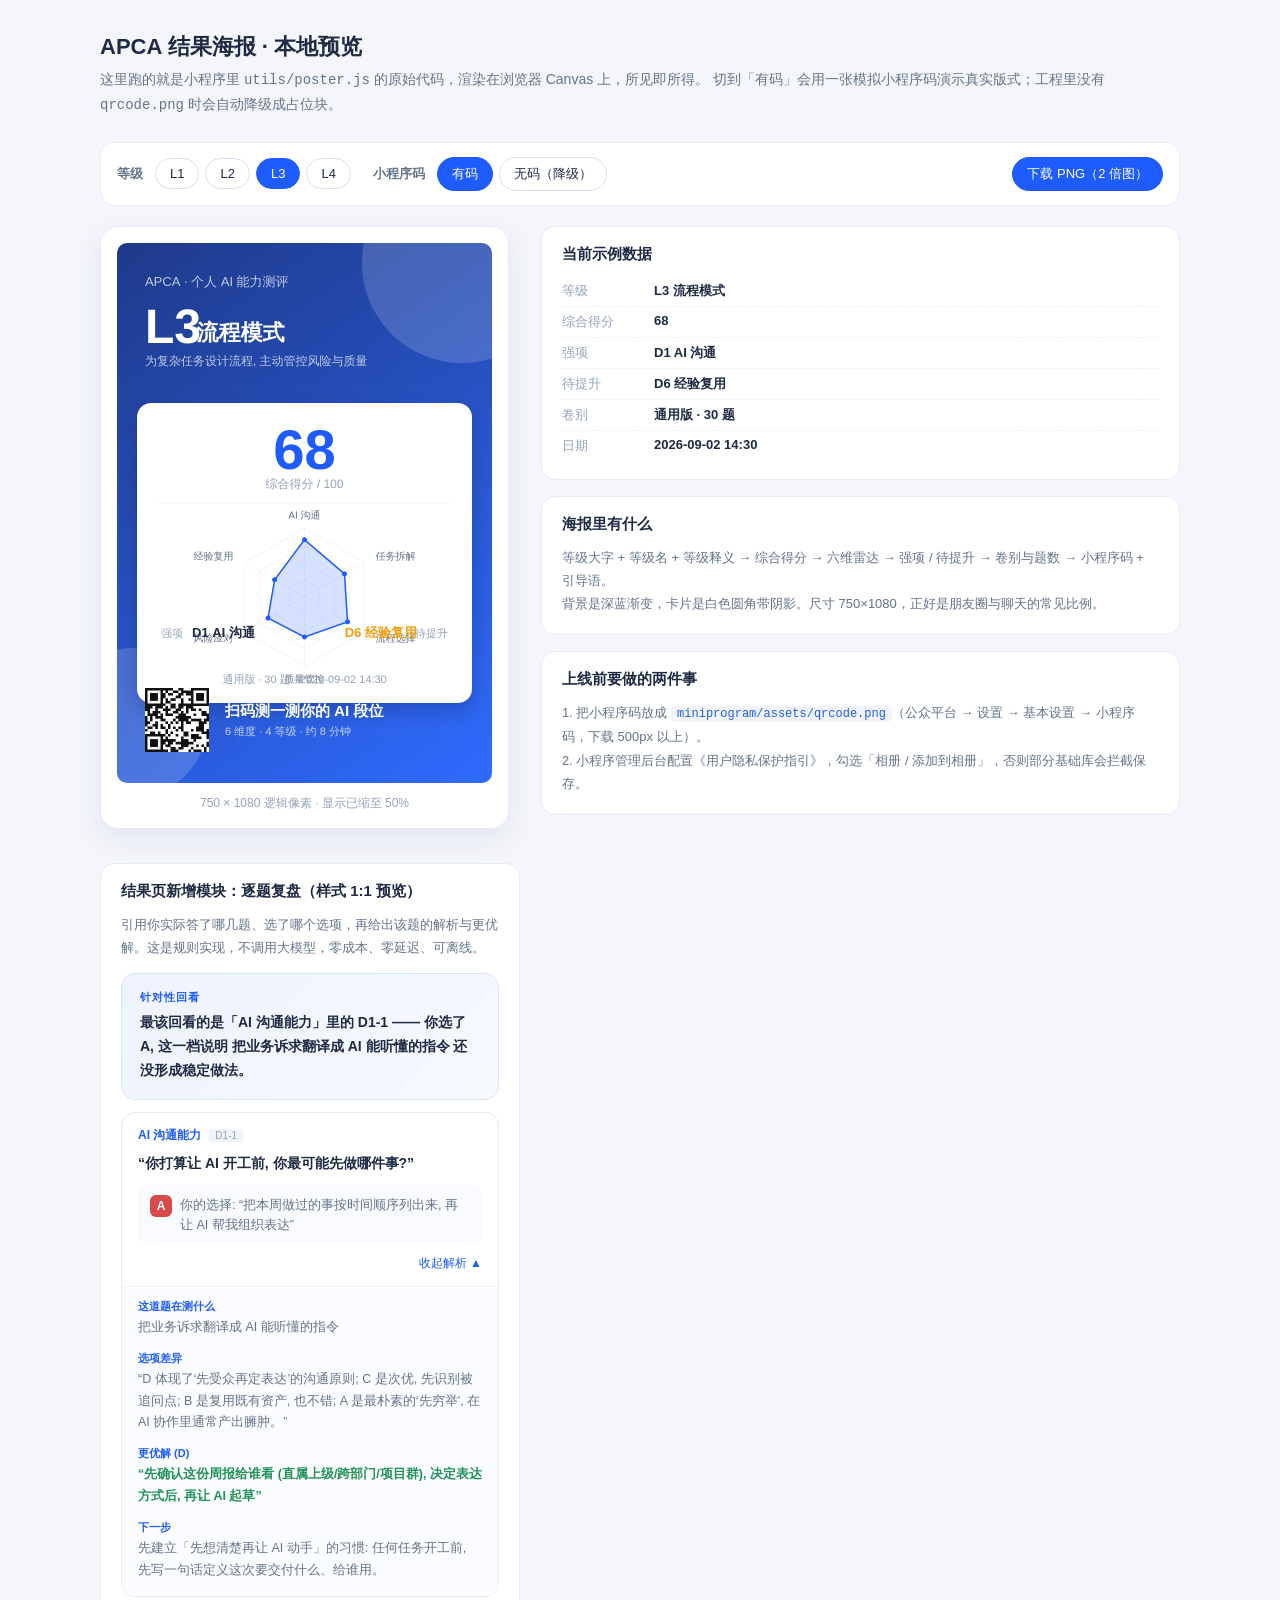
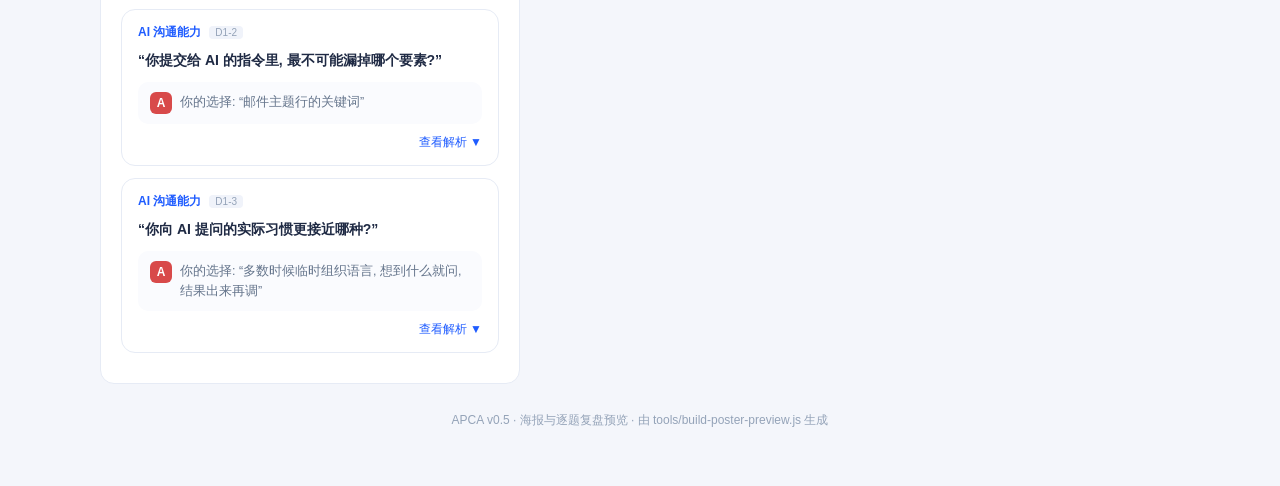
<file: miniprogram/tools/poster-preview.html>
<!DOCTYPE html>
<html lang="zh-CN" data-page-node-id="5nOPHpyEoeLa0kv4kulxmB">
<head data-page-node-id="HVlohr50eDa2GFVmYCmXIm">
<meta charset="utf-8" data-page-node-id="1whkXZMr60Zxt5Zxl6e1u1">
<meta name="viewport" content="width=device-width, initial-scale=1" data-page-node-id="fbJisncqM7UcjkmnHjPvX4">
<title>APCA 结果海报 · 预览</title>
<style>
  * { box-sizing: border-box; }
  body {
    margin: 0; padding: 32px 20px 60px;
    background: #f4f6fb;
    font-family: -apple-system, "PingFang SC", "Helvetica Neue", "Microsoft YaHei", sans-serif;
    color: #1f2a44;
  }
  .wrap { max-width: 1080px; margin: 0 auto; }
  h1 { font-size: 22px; margin: 0 0 6px; }
  .sub { color: #64748b; font-size: 14px; margin-bottom: 24px; line-height: 1.7; }
  .bar {
    display: flex; flex-wrap: wrap; gap: 10px; align-items: center;
    background: #fff; border: 1px solid #e6ebf5; border-radius: 14px;
    padding: 14px 16px; margin-bottom: 20px;
  }
  .bar b { font-size: 13px; color: #64748b; margin-right: 2px; }
  .seg { display: flex; gap: 6px; }
  button {
    font: inherit; font-size: 13px; cursor: pointer;
    border: 1px solid #d8e0f0; background: #fff; color: #1f2a44;
    padding: 7px 14px; border-radius: 999px; transition: .15s;
  }
  button:hover { border-color: #1f5cff; color: #1f5cff; }
  button.on { background: #1f5cff; border-color: #1f5cff; color: #fff; }
  button.primary { background: #1f5cff; border-color: #1f5cff; color: #fff; }
  .stage { display: flex; gap: 32px; flex-wrap: wrap; align-items: flex-start; }
  .phone {
    flex: none; background: #fff; border: 1px solid #e6ebf5; border-radius: 18px;
    padding: 16px; box-shadow: 0 10px 30px rgba(20,40,90,.08);
  }
  canvas { display: block; width: 375px; height: 540px; border-radius: 10px; }
  .meta { margin-top: 12px; text-align: center; font-size: 12px; color: #94a3b8; }
  .side { flex: 1; min-width: 300px; }
  .card {
    background: #fff; border: 1px solid #e6ebf5; border-radius: 14px;
    padding: 18px 20px; margin-bottom: 16px;
  }
  .card h3 { margin: 0 0 12px; font-size: 15px; }
  .kv { display: flex; font-size: 13px; padding: 6px 0; border-bottom: 1px dashed #eef1f7; }
  .kv:last-child { border-bottom: 0; }
  .kv span:first-child { width: 92px; color: #94a3b8; flex: none; }
  .kv span:last-child { color: #1f2a44; font-weight: 600; }
  .note { font-size: 13px; line-height: 1.8; color: #64748b; }
  .note code {
    background: #f1f4fa; padding: 1px 6px; border-radius: 5px;
    font-size: 12px; color: #1f5cff;
  }
  /* ---- 结果页「逐题复盘」模块 1:1 预览 ---- */
  .mp-preview { max-width: 420px; }
  .rv-head {
    background: linear-gradient(135deg,#eef3ff,#f7f9ff); border: 1px solid #dbe4fb;
    border-radius: 14px; padding: 16px 18px; margin-bottom: 12px;
  }
  .rv-lead { font-size: 11px; font-weight: 700; color: #1f5cff; letter-spacing: 1px; }
  .rv-hl { margin-top: 6px; font-size: 14px; line-height: 1.7; font-weight: 600; }
  .rv-card { background: #fff; border: 1px solid #e6ebf5; border-radius: 14px; overflow: hidden; margin-bottom: 12px; }
  .rv-top { padding: 14px 16px; }
  .rv-q { display: flex; align-items: center; gap: 8px; margin-bottom: 8px; }
  .rv-dim { font-size: 12px; font-weight: 700; color: #1f5cff; }
  .rv-id { font-size: 10px; color: #94a3b8; background: #f0f3fa; padding: 1px 6px; border-radius: 4px; }
  .rv-qt { font-size: 14px; line-height: 1.65; font-weight: 600; }
  .rv-pick { display: flex; gap: 8px; margin-top: 10px; padding: 10px 12px; background: #fafbfe; border-radius: 10px; align-items: flex-start; }
  .rv-badge {
    flex: none; width: 22px; height: 22px; line-height: 22px; text-align: center;
    border-radius: 6px; font-size: 12px; font-weight: 800; color: #fff; background: #94a3b8;
  }
  .rv-badge.pick-A { background: #d84a4a; }
  .rv-badge.pick-B { background: #e0872c; }
  .rv-badge.pick-C { background: #3b82f6; }
  .rv-badge.pick-D { background: #1f9255; }
  .rv-pick-txt { font-size: 12.5px; line-height: 1.6; color: #64748b; }
  .rv-more { margin-top: 10px; font-size: 12px; color: #1f5cff; text-align: right; }
  .rv-body { border-top: 1px solid #eef1f7; padding: 12px 16px 14px; background: #fbfcff; }
  .rv-blk { margin-bottom: 12px; }
  .rv-blk:last-child { margin-bottom: 0; }
  .rv-lb { font-size: 11px; font-weight: 700; color: #1f5cff; margin-bottom: 3px; }
  .rv-tx { font-size: 12.5px; line-height: 1.75; color: #64748b; }
  .rv-tx.best { color: #1f9255; font-weight: 600; }
  .foot { text-align: center; color: #94a3b8; font-size: 12px; margin-top: 28px; }
</style>
</head>
<body data-page-node-id="cKV8arnTsbuRYSKUHY0hKF">
<div class="wrap" data-page-node-id="GjRYg2ckOCfbFjmnDLMisO">
  <h1 data-page-node-id="fRdYWpAtZLU0WRkRgS8uD3">APCA 结果海报 · 本地预览</h1>
  <div class="sub" data-page-node-id="03UfHnW4gSyi09Qu7MrW1j">
    这里跑的就是小程序里 <code data-page-node-id="olH6xCvRpUh9M7bHctjCig">utils/poster.js</code> 的原始代码，渲染在浏览器 Canvas 上，所见即所得。
    切到「有码」会用一张模拟小程序码演示真实版式；工程里没有 <code data-page-node-id="BkXFxFf6AzBund2iYaSOPZ">qrcode.png</code> 时会自动降级成占位块。
  </div>

  <div class="bar" data-page-node-id="7mFkxYQEa3V2PTv5HXTYwB">
    <b data-page-node-id="bnm8LBgjSuCulgFrOnFzj4">等级</b>
    <div class="seg" id="segLevel" data-page-node-id="nO84pGZbJAB2PQHssIjwan"></div>
    <b style="margin-left:12px;" data-page-node-id="z4mrWPcsxOyhofDTfRiRbM">小程序码</b>
    <div class="seg" data-page-node-id="zZ9NICw8slB4xWysqwz5Yp">
      <button data-qr="1" class="on" data-page-node-id="3xCMH6FDS6386xnTEVDRlc">有码</button>
      <button data-qr="0" data-page-node-id="Hp3ZDJXGyO3cz8Np0Tc9sK">无码（降级）</button>
    </div>
    <button class="primary" id="dl" style="margin-left:auto;" data-page-node-id="SiiOlK4DyxWrtPvWsBq5NU">下载 PNG（2 倍图）</button>
  </div>

  <div class="stage" data-page-node-id="u0kks1LvnOt9ZejLJdplr9">
    <div class="phone" data-page-node-id="lviE0XK2iprKEcLMo8iwtk">
      <canvas id="cv" width="750" height="1080" data-page-node-id="zCiBxhK8CuYursAsDLzaSX"></canvas>
      <div class="meta" data-page-node-id="dswBYheCCRKn30LhBUO3Sx">750 × 1080 逻辑像素 · 显示已缩至 50%</div>
    </div>

    <div class="side" data-page-node-id="qXNgEmlDRUZ5E8vC515Dle">
      <div class="card" data-page-node-id="4CNlgi2RtmHzxNqEG0UOlh">
        <h3 data-page-node-id="v27or2GzGWCemZEltb79su">当前示例数据</h3>
        <div id="kv" data-page-node-id="4F42mvLD9XnA3heRPHGIrx"></div>
      </div>

      <div class="card" data-page-node-id="suW72jRVEct7LbfiMGvbML">
        <h3 data-page-node-id="krWyojpBMWDXZFCaG4Sj8v">海报里有什么</h3>
        <div class="note" data-page-node-id="j6HPqaF6xiKaQa4S8FPQmu">
          等级大字 + 等级名 + 等级释义 → 综合得分 → 六维雷达 → 强项 / 待提升 → 卷别与题数 → 小程序码 + 引导语。<br data-page-node-id="mtERf35A5Tq3ATjct0Y1eI">
          背景是深蓝渐变，卡片是白色圆角带阴影。尺寸 750×1080，正好是朋友圈与聊天的常见比例。
        </div>
      </div>

      <div class="card" data-page-node-id="w1LiE545jiTjNHOKSAx1Vb">
        <h3 data-page-node-id="e1qu7BWzoVNDLhgOaVbv3p">上线前要做的两件事</h3>
        <div class="note" data-page-node-id="ac81L3PmSOqqNOnSRdwVuo">
          1. 把小程序码放成 <code data-page-node-id="0QFUraf2W8g5aSAzl9upPD">miniprogram/assets/qrcode.png</code>（公众平台 → 设置 → 基本设置 → 小程序码，下载 500px 以上）。<br data-page-node-id="aKmoSQ4nMBGNrvuhnDX3mi">
          2. 小程序管理后台配置《用户隐私保护指引》，勾选「相册 / 添加到相册」，否则部分基础库会拦截保存。
        </div>
      </div>
    </div>
  </div>

  <div class="card mp-preview" style="margin-top:32px;" data-page-node-id="bPIpkinuBo49Bz1sNr1tHP">
    <h3 data-page-node-id="cyP2nImfyaUuHnvTALWQM1">结果页新增模块：逐题复盘（样式 1:1 预览）</h3>
    <div class="note" style="margin-bottom:14px;" data-page-node-id="yMt7wr0N3IZiZPAzxUZlCN">
      引用你实际答了哪几题、选了哪个选项，再给出该题的解析与更优解。这是规则实现，不调用大模型，零成本、零延迟、可离线。
    </div>
    <div class="rv-head" data-page-node-id="dh8gZxXCb20DBRtWdCoaRz">
      <div class="rv-lead" data-page-node-id="NG9IXGBbhSPgmq81itmzJq">针对性回看</div>
      <div class="rv-hl" id="rvHeadline" data-page-node-id="tR5PJNMCmdw3Ved1Z1cTD5"></div>
    </div>
    <div id="rvList" data-page-node-id="5qt5xLg5VDsEe0ik4cWs6A"></div>
  </div>

  <div class="foot" data-page-node-id="JJ5N28mUZ8oGaBVTEJ8aDx">APCA v0.5 · 海报与逐题复盘预览 · 由 tools/build-poster-preview.js 生成</div>
</div>

<script id="src-dims" type="text/plain">// 自动生成, 来源: 01-指标体系.json (v0.3)
// 6 个能力维度, 含 id/code/name/name_en/tagline/weight/abilities
module.exports = [
  {
    "id": "D1",
    "code": "AI_COMM",
    "name": "AI 沟通能力",
    "name_en": "AI Communication",
    "tagline": "把业务诉求翻译成 AI 能听懂的指令",
    "weight": 0.18,
    "abilities": [
      "受众识别 (受众决定表达方式)",
      "目标定义 (回答什么 / 不回答什么)",
      "约束声明 (格式 / 字数 / 语气 / 受众)",
      "上下文注入 (背景 / 角色 / 既有材料)"
    ]
  },
  {
    "id": "D2",
    "code": "TASK_DECOMP",
    "name": "任务拆解能力",
    "name_en": "Task Decomposition",
    "tagline": "把模糊目标拆成可顺序执行的子任务",
    "weight": 0.17,
    "abilities": [
      "问题驱动 (先问'要回答什么'再选方法)",
      "子任务分解 (粒度合理 / 依赖清晰)",
      "解耦与并行 (不同模块分别处理再整合)",
      "完成标准前置 (DoD: Definition of Done)"
    ]
  },
  {
    "id": "D3",
    "code": "PROCESS_DESIGN",
    "name": "流程选择能力",
    "name_en": "Process Design",
    "tagline": "为不同风险/复杂度的任务选择合适的协作流程",
    "weight": 0.17,
    "abilities": [
      "一次成型 vs 分阶段 (按任务分级)",
      "节点化质量门禁 (关键节点检查方向)",
      "解耦-汇总流程 (避免错误累积到最后)",
      "风险分级 (低风险一次出 / 高风险分段确认)"
    ]
  },
  {
    "id": "D4",
    "code": "QUALITY_CTRL",
    "name": "质量管控能力",
    "name_en": "Quality Control",
    "tagline": "对 AI 输出做有重点的核查与修正",
    "weight": 0.16,
    "abilities": [
      "决策驱动核验 (先想用来做什么决策)",
      "影响范围判断 (错在哪里 / 会不会改结论)",
      "原文/真值回查 (数字/引用/事实)",
      "经验沉淀为检查清单 (按类型迭代)"
    ]
  },
  {
    "id": "D5",
    "code": "RISK_AWARE",
    "name": "风险应对能力",
    "name_en": "Risk Awareness",
    "tagline": "识别对外/合规/承诺类内容的风险并分级处置",
    "weight": 0.16,
    "abilities": [
      "风险点识别 (承诺/价格/合同/数据出处)",
      "信息分级处理 (按类型调整检查重点)",
      "口径披露 (待确认/估算 vs 确定事实)",
      "时效-风险平衡 (紧急但有风险时如何处置)"
    ]
  },
  {
    "id": "D6",
    "code": "REUSE",
    "name": "经验复用能力",
    "name_en": "Experience Reuse",
    "tagline": "把一次性的好做法沉淀为可被自己和他人复用的资产",
    "weight": 0.16,
    "abilities": [
      "分类资产化 (按任务类型整理模板/问法)",
      "差异分析 (上次哪些步骤这次仍可用)",
      "隐性经验显性化 (可观察标准 vs 直觉)",
      "外化与反馈迭代 (给别人用, 按反馈改进)"
    ]
  }
];
</script>
<script id="src-levels" type="text/plain">// 自动生成, 来源: 01-指标体系.json (v0.3)
// 4 级能力等级 + 评分映射
module.exports = {
  "levels": [
    {
      "id": "L1",
      "name": "摸索模式",
      "subtitle": "凭感觉用, 临时组织语言, 用完即弃",
      "score_range": [
        0,
        25
      ]
    },
    {
      "id": "L2",
      "name": "指令模式",
      "subtitle": "能结构化表达, 但任务拆解与质量管控尚未系统化",
      "score_range": [
        26,
        50
      ]
    },
    {
      "id": "L3",
      "name": "流程模式",
      "subtitle": "为复杂任务设计流程, 主动管控风险与质量",
      "score_range": [
        51,
        75
      ]
    },
    {
      "id": "L4",
      "name": "系统模式",
      "subtitle": "方法论沉淀成资产, 可外化教学, 持续反馈迭代",
      "score_range": [
        76,
        100
      ]
    }
  ],
  "scoreMap": {
    "A": 0,
    "B": 33.3,
    "C": 66.7,
    "D": 100
  }
};
</script>
<script id="src-poster" type="text/plain">// utils/poster.js
// 海报绘制: 纯绘制函数, 不依赖 wx API (便于在 Node 里用桩 ctx 跑测试)
// 画布基准尺寸 W=750 H=1080 (逻辑像素), 调用方按 dpr 做 scale

const DIMS = require('../data/dimensions.js');

const W = 750;
const H = 1080;

const C = {
  bgTop: '#1f3a8a',
  bgBottom: '#2f6bff',
  card: '#ffffff',
  ink: '#1f2a44',
  ink2: '#64748b',
  ink3: '#94a3b8',
  brand: '#1f5cff',
  brandSoft: 'rgba(31, 92, 255, 0.18)',
  line: '#e6ebf5',
  warn: '#f59e0b',
  white: '#ffffff',
  white70: 'rgba(255,255,255,0.72)',
  white40: 'rgba(255,255,255,0.40)'
};

// ---- 基础绘制工具 ----

function roundRect(ctx, x, y, w, h, r) {
  const rr = Math.min(r, w / 2, h / 2);
  ctx.beginPath();
  ctx.moveTo(x + rr, y);
  ctx.arcTo(x + w, y, x + w, y + h, rr);
  ctx.arcTo(x + w, y + h, x, y + h, rr);
  ctx.arcTo(x, y + h, x, y, rr);
  ctx.arcTo(x, y, x + w, y, rr);
  ctx.closePath();
}

// ctx.measureText 在部分桩实现里可能缺失, 做兜底
function measure(ctx, text) {
  if (!ctx.measureText) return { width: String(text).length * 14 };
  try {
    const m = ctx.measureText(text);
    return m && typeof m.width === 'number' ? m : { width: String(text).length * 14 };
  } catch (e) {
    return { width: String(text).length * 14 };
  }
}

// 按最大宽度折行, 返回行数组
function wrapText(ctx, text, maxWidth, maxLines) {
  const src = String(text == null ? '' : text).replace(/\s+/g, ' ').trim();
  if (!src) return [];
  const lines = [];
  let cur = '';
  for (let i = 0; i < src.length; i++) {
    const ch = src[i];
    const next = cur + ch;
    if (measure(ctx, next).width > maxWidth && cur) {
      lines.push(cur);
      cur = ch;
      if (maxLines && lines.length === maxLines - 1) {
        // 最后一行: 把剩余内容塞进去并按需省略
        let tail = src.slice(i);
        if (measure(ctx, tail).width > maxWidth) {
          while (tail.length > 1 && measure(ctx, tail + '…').width > maxWidth) {
            tail = tail.slice(0, -1);
          }
          tail = tail + '…';
        }
        lines.push(tail);
        return lines;
      }
    } else {
      cur = next;
    }
  }
  if (cur) lines.push(cur);
  return lines;
}

function font(ctx, size, weight) {
  ctx.font = (weight ? weight + ' ' : '') + size + 'px -apple-system, "PingFang SC", "Helvetica Neue", sans-serif';
}

// ---- 局部图形 ----

function drawRadar(ctx, cx, cy, R, scores, labels, ids) {
  const N = ids.length;

  // 网格 4 圈
  ctx.lineWidth = 1;
  ctx.strokeStyle = C.line;
  for (let r = 1; r <= 4; r++) {
    ctx.beginPath();
    for (let i = 0; i < N; i++) {
      const a = (Math.PI * 2 * i) / N - Math.PI / 2;
      const x = cx + Math.cos(a) * (R * r) / 4;
      const y = cy + Math.sin(a) * (R * r) / 4;
      if (i === 0) ctx.moveTo(x, y);
      else ctx.lineTo(x, y);
    }
    ctx.closePath();
    ctx.stroke();
  }

  // 轴线
  for (let i = 0; i < N; i++) {
    const a = (Math.PI * 2 * i) / N - Math.PI / 2;
    ctx.beginPath();
    ctx.moveTo(cx, cy);
    ctx.lineTo(cx + Math.cos(a) * R, cy + Math.sin(a) * R);
    ctx.stroke();
  }

  // 数据面
  ctx.beginPath();
  for (let i = 0; i < N; i++) {
    const a = (Math.PI * 2 * i) / N - Math.PI / 2;
    const s = (scores[ids[i]] || 0) / 100;
    const x = cx + Math.cos(a) * R * s;
    const y = cy + Math.sin(a) * R * s;
    if (i === 0) ctx.moveTo(x, y);
    else ctx.lineTo(x, y);
  }
  ctx.closePath();
  ctx.fillStyle = C.brandSoft;
  ctx.fill();
  ctx.strokeStyle = C.brand;
  ctx.lineWidth = 3;
  ctx.stroke();

  // 节点
  for (let i = 0; i < N; i++) {
    const a = (Math.PI * 2 * i) / N - Math.PI / 2;
    const s = (scores[ids[i]] || 0) / 100;
    ctx.beginPath();
    ctx.arc(cx + Math.cos(a) * R * s, cy + Math.sin(a) * R * s, 5, 0, Math.PI * 2);
    ctx.fillStyle = C.brand;
    ctx.fill();
  }

  // 标签 (短名: 去掉"能力"二字)
  font(ctx, 20);
  ctx.fillStyle = C.ink2;
  ctx.textAlign = 'center';
  for (let i = 0; i < N; i++) {
    const a = (Math.PI * 2 * i) / N - Math.PI / 2;
    const lx = cx + Math.cos(a) * (R + 26);
    const ly = cy + Math.sin(a) * (R + 26);
    const name = String(labels[i] || '').replace(/能力$/, '');
    ctx.textAlign = Math.abs(Math.cos(a)) < 0.25 ? 'center' : (Math.cos(a) > 0 ? 'left' : 'right');
    ctx.fillText(name, lx, ly + 7);
  }
}

// 小程序码区域: 有图则画, 无图则画占位块
function drawQrArea(ctx, x, y, size, qrImage) {
  if (qrImage) {
    try {
      ctx.drawImage(qrImage, x, y, size, size);
      return true;
    } catch (e) {
      /* 落到占位 */
    }
  }
  ctx.save();
  roundRect(ctx, x, y, size, size, 12);
  ctx.fillStyle = C.white;
  ctx.fill();
  ctx.strokeStyle = C.white40;
  ctx.lineWidth = 2;
  ctx.stroke();
  // 占位: 三定位角 + 中心提示
  const pad = size * 0.1;
  const cs = size * 0.18;
  const corners = [
    [x + pad, y + pad],
    [x + size - pad - cs, y + pad],
    [x + pad, y + size - pad - cs]
  ];
  corners.forEach((c) => {
    ctx.strokeStyle = 'rgba(31, 92, 255, 0.55)';
    ctx.lineWidth = 3;
    ctx.strokeRect(c[0], c[1], cs, cs);
  });
  font(ctx, 20, 'bold');
  ctx.fillStyle = 'rgba(31, 92, 255, 0.55)';
  ctx.textAlign = 'center';
  ctx.fillText('小程序码', x + size / 2, y + size / 2 + 7);
  ctx.restore();
  return false;
}

// ---- 主绘制 ----

/**
 * @param {CanvasRenderingContext2D} ctx
 * @param {Object} data  {
 *   levelId, levelName, levelSubtitle, total,
 *   dimScores: {D1:..}, strongName, weakName,
 *   packName, totalQ, dateStr
 * }
 * @param {Object} opts { qrImage }  qrImage 为已加载的小程序码 Image 对象, 可缺省
 */
function drawPoster(ctx, data, opts) {
  opts = opts || {};
  const d = data || {};
  const scores = d.dimScores || {};
  const labels = DIMS.map((x) => x.name);
  const ids = DIMS.map((x) => x.id);

  // 背景渐变
  const g = ctx.createLinearGradient(0, 0, W, H);
  g.addColorStop(0, C.bgTop);
  g.addColorStop(1, C.bgBottom);
  ctx.fillStyle = g;
  ctx.fillRect(0, 0, W, H);

  // 顶部装饰光斑
  ctx.save();
  ctx.globalAlpha = 0.16;
  ctx.beginPath();
  ctx.arc(W - 60, 40, 200, 0, Math.PI * 2);
  ctx.fillStyle = C.white;
  ctx.fill();
  ctx.beginPath();
  ctx.arc(30, H - 120, 150, 0, Math.PI * 2);
  ctx.fillStyle = C.white;
  ctx.fill();
  ctx.restore();

  // 标题
  ctx.textAlign = 'left';
  font(ctx, 26);
  ctx.fillStyle = C.white70;
  ctx.fillText('APCA · 个人 AI 能力测评', 56, 86);

  // 等级大卡
  font(ctx, 96, 'bold');
  ctx.fillStyle = C.white;
  ctx.fillText(String(d.levelId || '-'), 56, 200);

  font(ctx, 44, 'bold');
  ctx.fillText(String(d.levelName || ''), 56 + measure(ctx, String(d.levelId || '')).width * 2.0, 194);

  font(ctx, 24);
  ctx.fillStyle = C.white70;
  const subLines = wrapText(ctx, d.levelSubtitle, W - 112, 2);
  subLines.forEach((line, i) => ctx.fillText(line, 56, 244 + i * 34));

  // 主卡片
  const cardX = 40;
  const cardY = 320;
  const cardW = W - 80;
  const cardH = 600;
  ctx.save();
  ctx.shadowColor = 'rgba(15, 30, 80, 0.28)';
  ctx.shadowBlur = 40;
  ctx.shadowOffsetY = 16;
  roundRect(ctx, cardX, cardY, cardW, cardH, 28);
  ctx.fillStyle = C.card;
  ctx.fill();
  ctx.restore();

  // 总分
  ctx.textAlign = 'center';
  font(ctx, 112, 'bold');
  ctx.fillStyle = C.brand;
  ctx.fillText(String(d.total == null ? '-' : d.total), W / 2, cardY + 132);

  font(ctx, 24);
  ctx.fillStyle = C.ink3;
  ctx.fillText('综合得分 / 100', W / 2, cardY + 170);

  // 分隔线
  ctx.beginPath();
  ctx.moveTo(cardX + 40, cardY + 200);
  ctx.lineTo(cardX + cardW - 40, cardY + 200);
  ctx.strokeStyle = C.line;
  ctx.lineWidth = 1;
  ctx.stroke();

  // 雷达
  drawRadar(ctx, W / 2, cardY + 388, 138, scores, labels, ids);

  // 强项 / 待提升
  ctx.textAlign = 'left';
  const rowY = cardY + 468;
  font(ctx, 22);
  ctx.fillStyle = C.ink3;
  ctx.fillText('强项', cardX + 48, rowY);
  font(ctx, 26, 'bold');
  ctx.fillStyle = C.ink;
  ctx.fillText(String(d.strongName || '-'), cardX + 110, rowY);

  ctx.textAlign = 'right';
  font(ctx, 22);
  ctx.fillStyle = C.ink3;
  ctx.fillText('待提升', cardX + cardW - 48, rowY);
  font(ctx, 26, 'bold');
  ctx.fillStyle = C.warn;
  ctx.fillText(String(d.weakName || '-'), cardX + cardW - 110, rowY);

  // 卡片底部: 卷别 + 日期
  ctx.textAlign = 'center';
  font(ctx, 22);
  ctx.fillStyle = C.ink3;
  ctx.fillText(
    String(d.packName || '通用版') + ' · ' + String(d.totalQ || 0) + ' 题 · ' + String(d.dateStr || ''),
    W / 2,
    cardY + cardH - 40
  );

  // 底部: 小程序码 + 引导语
  const qrSize = 128;
  const qrX = 56;
  const qrY = H - 190;
  drawQrArea(ctx, qrX, qrY, qrSize, opts.qrImage);

  ctx.textAlign = 'left';
  font(ctx, 30, 'bold');
  ctx.fillStyle = C.white;
  ctx.fillText('扫码测一测你的 AI 段位', qrX + qrSize + 32, qrY + 56);
  font(ctx, 22);
  ctx.fillStyle = C.white70;
  ctx.fillText('6 维度 · 4 等级 · 约 8 分钟', qrX + qrSize + 32, qrY + 94);
}

module.exports = {
  W,
  H,
  drawPoster,
  drawRadar,
  roundRect,
  wrapText,
  measure
};
</script>
<script id="src-review" type="text/plain">// utils/review.js
// 逐题复盘: 基于用户实际作答, 挑出最值得讲的题做针对性解析
// 纯本地规则实现, 不需要服务端 / 不需要大模型

const SCORE_MAP = { A: 0, B: 33.3, C: 66.7, D: 100 };
const DIMS = require('../data/dimensions.js');

const DIM_NAME = {};
const DIM_TAGLINE = {};
DIMS.forEach((d) => {
  DIM_NAME[d.id] = d.name;
  DIM_TAGLINE[d.id] = d.tagline;
});

// 选项对应的"下一步该往哪走"提示
const NEXT_STEP = {
  A: '先建立「先想清楚再让 AI 动手」的习惯: 任何任务开工前, 先写一句话定义这次要交付什么、给谁用。',
  B: '你已经会用既有材料打底, 下一步是把「凭经验选」变成「按标准选」——把判断依据写成可复用的检查项。',
  C: '你已经形成了流程意识, 下一步是把它外化成资产: 写成模板/清单/Prompt 库, 让同事直接拿去用。',
  D: '这一项已达系统级。可考虑把你的做法整理成教学材料, 在团队内做一次分享。'
};

function scoreOf(letter) {
  return SCORE_MAP[letter] == null ? 0 : SCORE_MAP[letter];
}

/**
 * 挑出需要复盘的题
 * @param {Array} questions 完整卷面题目
 * @param {Array} answers   [{id, letter, score}] 或 {id: letter} 形式
 * @param {Number} limit    返回条数, 默认 4
 * @returns {Array} [{id, dimension, dimName, dimTagline, scene, question, yourLetter, yourText, yourScore, bestText, analysis, nextStep}]
 */
function pickReviewItems(questions, answers, limit) {
  limit = limit || 4;
  if (!Array.isArray(questions) || !Array.isArray(answers)) return [];

  // 统一 answers 为 map: id -> letter
  const map = {};
  answers.forEach((a) => {
    if (!a) return;
    if (typeof a === 'string') map[a] = null;
    else if (a.letter) map[a.id] = a.letter;
    else if (a.answer) map[a.id] = a.answer;
  });

  const items = [];
  questions.forEach((q) => {
    const letter = map[q.id];
    if (!letter || !q.options || !q.options[letter]) return;
    const score = scoreOf(letter);
    items.push({
      id: q.id,
      dimension: q.dimension,
      dimName: DIM_NAME[q.dimension] || q.dimension,
      dimTagline: DIM_TAGLINE[q.dimension] || '',
      scene: q.scene || '',
      question: q.question || '',
      yourLetter: letter,
      yourText: q.options[letter] || '',
      yourScore: Math.round(score),
      bestText: q.options.D || '',
      analysis: q.analysis || '',
      nextStep: NEXT_STEP[letter] || ''
    });
  });

  // 低分优先; 同分按维度内题序稳定排序
  items.sort((a, b) => {
    if (a.yourScore !== b.yourScore) return a.yourScore - b.yourScore;
    return String(a.id).localeCompare(String(b.id));
  });

  return items.slice(0, limit);
}

/**
 * 一句话总评: 点名最弱的一道题
 */
function buildHeadline(items) {
  if (!items || !items.length) return '';
  const it = items[0];
  return '最该回看的是「' + it.dimName + '」里的 ' + it.id + ' —— 你选了 ' + it.yourLetter + ', 这一档说明 ' + it.dimTagline + ' 还没形成稳定做法。';
}

module.exports = {
  pickReviewItems,
  buildHeadline,
  NEXT_STEP,
  scoreOf
};
</script>
<script id="src-core" type="text/plain">// 自动生成, 来源: 02-题库.json (v0.3)
// 字段: id/dimension/type/difficulty/scene/question/options/analysis
module.exports = [
  {
    "id": "D1-1",
    "dimension": "D1",
    "type": "scene_decision",
    "difficulty": 2,
    "scene": "“你准备用 AI 写一份本周工作周报。”",
    "question": "“你打算让 AI 开工前, 你最可能先做哪件事?”",
    "options": {
      "A": "“把本周做过的事按时间顺序列出来, 再让 AI 帮我组织表达”",
      "B": "“先参考以前写过的一份好周报, 看看哪些结构能沿用, 哪些必须重写”",
      "C": "“先判断这份周报最容易被追问的点 (进度/风险/下周动作), 再让 AI 围绕这些点组织内容”",
      "D": "“先确认这份周报给谁看 (直属上级/跨部门/项目群), 决定表达方式后, 再让 AI 起草”"
    },
    "analysis": "“D 体现了‘先受众再定表达’的沟通原则; C 是次优, 先识别被追问点; B 是复用既有资产, 也不错; A 是最朴素的‘先穷举’, 在 AI 协作里通常产出臃肿。”"
  },
  {
    "id": "D1-2",
    "dimension": "D1",
    "type": "scene_decision",
    "difficulty": 2,
    "scene": "“你需要让 AI 起草一封给某政府客户的方案说明邮件。”",
    "question": "“你提交给 AI 的指令里, 最不可能漏掉哪个要素?”",
    "options": {
      "A": "“邮件主题行的关键词”",
      "B": "“客户的行业身份与本次沟通的边界 (我方能承诺什么, 不能承诺什么)”",
      "C": "“对方阅读这份邮件后最可能想做的 3 件事 (回复口径/批给谁/下一步动作)”",
      "D": "“信件中所有金额、合同编号、有效期与签署主体的精确表述”"
    },
    "analysis": "“C 体现‘以终为始’的沟通设计, 让 AI 知道对方读完要做什么, 写出来的邮件更可能闭环; D 是事实精度, 也重要; B 是边界声明, 关键; A 相对次要 (主题行 AI 通常能补)。”"
  },
  {
    "id": "D1-3",
    "dimension": "D1",
    "type": "self_behavior",
    "difficulty": 1,
    "scene": "“过去一个月, 你向 AI 提问的实际习惯更接近哪种?”",
    "question": "“你向 AI 提问的实际习惯更接近哪种?”",
    "options": {
      "A": "“多数时候临时组织语言, 想到什么就问, 结果出来再调”",
      "B": "“我有几类常用任务的固定问法或模板, 需要时直接拿出来用”",
      "C": "“我会按不同任务类型 (写邮件/做分析/写文档) 用不同的问法, 并且这些问法是我有意识总结出来的”",
      "D": "“我除了按任务分类, 还会定期回头看哪些问法效果好, 把它们整理成‘按场景命名的问法库’, 也能给团队成员参考”"
    },
    "analysis": "“D 是体系化资产; C 是分类资产; B 是局部资产; A 是无资产。”"
  },
  {
    "id": "D1-4",
    "dimension": "D1",
    "type": "meta_reflection",
    "difficulty": 3,
    "scene": "“同事反馈你‘用 AI 问问题总是问得不够清楚’。”",
    "question": "“你会如何归因?”",
    "options": {
      "A": "“可能是我给 AI 的信息不够多, 以后我先把背景写全”",
      "B": "“可能是我没明确告诉 AI 要重点关注什么, 统一一下输出格式”",
      "C": "“根本问题是我没想清楚‘为什么要让 AI 做这件事’和‘做完之后要做什么决定’”",
      "D": "“我会请同事举一两个具体例子, 一起看我们的‘指令’和‘结果’之间到底缺了什么环节”"
    },
    "analysis": "“D 是元认知+共创归因; C 是回到决策锚点; B 是单点修补; A 是堆砌输入。”"
  },
  {
    "id": "D1-5",
    "dimension": "D1",
    "type": "teach_others",
    "difficulty": 3,
    "scene": "“你部门新来一位同事, 你要帮他建立‘对 AI 提问’的基本能力。”",
    "question": "“你会先教他什么?”",
    "options": {
      "A": "“直接把我的几条常用问法发给他, 让他边用边改”",
      "B": "“先让他用自己的方式问几次, 我在旁边观察他‘每次结果不达预期时都在哪一步卡住’”",
      "C": "“先给他一份‘提问四件套’清单 (背景/目标/约束/输出格式), 让他每条问题都按这个框架自检”",
      "D": "“教他‘把一次好结果反推回指令’的方法, 让他自己从结果倒推‘如果再问一次, 我会改哪一句’”"
    },
    "analysis": "“D 是元能力培养; C 是给框架; B 是观察辅导; A 是给素材。D 的好处是让对方形成‘反推’能力, 长期最有用。”"
  },
  {
    "id": "D2-1",
    "dimension": "D2",
    "type": "scene_decision",
    "difficulty": 2,
    "scene": "“你需要用 AI 分析上个月的客户流失数据。”",
    "question": "“拿到数据后, 你最可能先做什么?”",
    "options": {
      "A": "“先判断这次分析最需要回答什么问题 (流失原因/挽回机会/异常群体), 再决定分析方式”",
      "B": "“先把数据整理干净 (字段统一/缺失值处理/口径统一), 再交给 AI”",
      "C": "“把历史数据/市场背景/客服记录补充给 AI, 让它综合判断”",
      "D": "“先列几个常规分析角度 (客户分群/产品线/接触频次), 让 AI 分别看一遍”"
    },
    "analysis": "“A 是‘问题驱动’, 在数据任务里是最稳的起点; B 是数据治理, 也重要但只是准备工作; D 是套路驱动; C 是堆上下文, 通常让 AI 答得更泛。”"
  },
  {
    "id": "D2-2",
    "dimension": "D2",
    "type": "scene_decision",
    "difficulty": 2,
    "scene": "“你需要让 AI 帮忙改一份 30 页的项目方案, 让它变成 PPT 大纲。”",
    "question": "“你打算如何拆解这个任务?”",
    "options": {
      "A": "“把方案直接喂给 AI, 让它一步出 PPT 大纲”",
      "B": "“先让 AI 帮列出 30 页方案的核心论点 (一句话/页), 我确认后, 再让它把这些论点改写成 PPT 标题+要点”",
      "C": "“我自己先把方案里的核心信息手抄成 10 条要点, 再让 AI 帮我把它们组织成 PPT 结构”",
      "D": "“我让 AI 先按章节摘要 (1 段/章), 确认后再让它做整本大纲, 我再逐章校对”"
    },
    "analysis": "“B 是‘先骨架后填充’的标准范式, 适合长文档; D 是分段确认, 适合更复杂或更不可控的输入; A 一次成型风险高; C 把活儿自己干了, AI 没发挥。”"
  },
  {
    "id": "D2-3",
    "dimension": "D2",
    "type": "self_behavior",
    "difficulty": 1,
    "scene": "“过去一个月, 你把任务交给 AI 前的实际习惯更接近哪种?”",
    "question": "“过去一个月, 你把任务交给 AI 前的实际习惯更接近哪种?”",
    "options": {
      "A": "“边想边说, AI 结果出来后再慢慢想清楚要什么”",
      "B": "“我会先想清楚目标、范围、什么情况算完成, 再让 AI 做”",
      "C": "“我会先想清楚大概的内容和格式, 完成标准通常看结果再判断”",
      "D": "“常做的几类任务我已经有比较固定的‘目标+范围+完成标准’定义方式, 需要时直接复用, 也会在每次跑完后修订”"
    },
    "analysis": "“D 是任务级 SOP; C 是部分前置; B 是单次前置; A 是无前置。任务级 SOP 是大模型时代最被低估的杠杆。”"
  },
  {
    "id": "D2-4",
    "dimension": "D2",
    "type": "meta_reflection",
    "difficulty": 3,
    "scene": "“AI 给你的输出很丰富, 但没有回答你这次真正要解决的问题。”",
    "question": "“你会如何诊断?”",
    "options": {
      "A": "“可能是我给 AI 的数据/背景不够多, 先补齐再来”",
      "B": "“关键不是输入不够, 而是我一开始没有定义‘这次分析要支持什么决策’”",
      "C": "“可能是我没明确告诉 AI 要重点看哪些指标, 统一一下口径”",
      "D": "“以后类似任务开始前, 我会先把‘要回答的问题’和‘不能回答/不打算回答的问题’都写清楚, 再交给 AI”"
    },
    "analysis": "“D 是把教训沉淀为前置 SOP; B 是单次归因到决策锚点; C 是单点修补; A 是堆输入。最高级是 D, 它体现了‘经验资产化’。”"
  },
  {
    "id": "D2-5",
    "dimension": "D2",
    "type": "teach_others",
    "difficulty": 3,
    "scene": "“新同事常把‘模糊需求’直接发给 AI, 结果总是不达预期。”",
    "question": "“你会怎么帮他?”",
    "options": {
      "A": "“把‘我自己的指令’发给他, 让他模仿”",
      "B": "“让他下次发指令前, 先自己口头回答三个问题: 给谁看/为什么做/做到什么程度算够, 然后把回答转成 AI 指令”",
      "C": "“给他一份‘模糊需求澄清清单’ (受众/边界/完成标准), 让他每条都勾完再发”",
      "D": "“先让他按 A 试几次, 看到差距后, 再引入 B/C 的方法”"
    },
    "analysis": "“C 是流程化, B 是元能力, A 是给材料, D 是分阶段。C 在企业里最容易推广。”"
  },
  {
    "id": "D3-1",
    "dimension": "D3",
    "type": "scene_decision",
    "difficulty": 2,
    "scene": "“你需要用 AI 写一份涉及三个部门数据的季度总结报告。”",
    "question": "“你准备开始做这份报告, 会先选择哪种方式?”",
    "options": {
      "A": "“把所有资料一次性给 AI, 让它出一版完整草稿, 再看哪里要调整”",
      "B": "“先让 AI 帮列一个报告框架, 确认方向后再逐步补内容”",
      "C": "“先判断哪些部分可以一次成型, 哪些部分必须分阶段确认”",
      "D": "“先把背景、角色、要求写得很详细, 希望 AI 一次生成尽量完整的版本”"
    },
    "analysis": "“C 是按风险/复杂度分级处理流程, 最高级; B 是分阶段, 也不错; A 是‘一次成型+事后改’; D 是‘用详尽输入换一次成型’, 在跨部门任务里风险高。”"
  },
  {
    "id": "D3-2",
    "dimension": "D3",
    "type": "scene_decision",
    "difficulty": 2,
    "scene": "“你需要用 AI 起草一份对外公告, 内容将影响客户对公司的信任。”",
    "question": "“你打算让 AI 介入的流程是?”",
    "options": {
      "A": "“让 AI 一次性出稿, 我通读一遍就发”",
      "B": "“先让 AI 列出可能被外界误读的 5 个点, 我把‘红线词/红线数据’列出来, 再让它按红线写”",
      "C": "“让 AI 出 3 版不同口吻的稿子, 我挑一版改”",
      "D": "“让 AI 出稿, 我自己改一遍, 再让 AI 检查一遍”"
    },
    "analysis": "“B 是‘红线驱动’, 适合高对外风险内容; D 是双盲校核, 也可用; C 是多版择优, 适合不确定时; A 是裸奔。”"
  },
  {
    "id": "D3-3",
    "dimension": "D3",
    "type": "meta_reflection",
    "difficulty": 3,
    "scene": "“有人问你: ‘为什么不直接让 AI 一次写完? 拆开做不是更慢吗?’”",
    "question": "“你会怎么解释?”",
    "options": {
      "A": "“我会把‘这类任务如何决定一次性还是分阶段’的方法整理成几条, 让别人也能自己判断”",
      "B": "“分开做不是为了慢, 是为了让每一步能发现问题, 不把错误带到最后”",
      "C": "“一次写完也可以, 只是最后可能要多改几轮”",
      "D": "“我会看任务风险: 低风险内容可以一次出, 高风险内容必须分段确认”"
    },
    "analysis": "“A 是把判断准则外化, 体现系统级能力; D 是判断准则的‘个人版’, 次优; B 是流程价值的解释; C 是结果导向, 略弱。”"
  },
  {
    "id": "D3-4",
    "dimension": "D3",
    "type": "self_behavior",
    "difficulty": 1,
    "scene": "“过去一个月, 你处理复杂 AI 任务时的实际状态更接近哪种?”",
    "question": "“处理复杂 AI 任务时, 你的实际状态更接近哪种?”",
    "options": {
      "A": "“多数时候边做边看结果, 没有提前规划完整步骤”",
      "B": "“我知道复杂任务要分步, 但实际还是看第一版结果再调整”",
      "C": "“常做的复杂任务, 我已经有比较固定的阶段划分, 也能给别人参考”",
      "D": "“我会先拆阶段, 并在关键节点检查‘输出是否跑偏’, 把节点检查表也维护起来”"
    },
    "analysis": "“D 是节点化+质量门禁; C 是阶段化; B 是事后调整; A 是无流程。”"
  },
  {
    "id": "D3-5",
    "dimension": "D3",
    "type": "teach_others",
    "difficulty": 3,
    "scene": "“你团队另一位同事用 AI 的方式和你很不同, 经常返工。”",
    "question": "“你会怎么帮他?”",
    "options": {
      "A": "“把‘我自己的流程’发给他, 让他照着做”",
      "B": "“坐下来一起做一次, 在每个节点告诉他‘为什么我在这里停一下’”",
      "C": "“给他一份‘通用流程骨架’ (拆阶段→节点检查→合并), 让他根据自己的任务填具体动作”",
      "D": "“让他继续按自己的方式做, 失败了再教”"
    },
    "analysis": "“C 是把方法论外化为可填空模板, 最有体系; B 是陪伴式辅导, 适合 1-on-1; A 是给材料; D 是放任。”"
  },
  {
    "id": "D4-1",
    "dimension": "D4",
    "type": "scene_decision",
    "difficulty": 2,
    "scene": "“AI 帮你总结了一份 20 页的行业报告, 你要作为决策参考使用。”",
    "question": "“你拿到 AI 总结后, 第一步会怎么检查?”",
    "options": {
      "A": "“先看这份总结会用来做什么决策, 再决定重点核查哪些内容”",
      "B": "“让 AI 再审一遍, 标出它自己认为可能不确定的地方”",
      "C": "“挑几个关键数据和核心结论, 回到原文核对”",
      "D": "“快速通读, 看主要观点是否都覆盖、表达是否清楚”"
    },
    "analysis": "“A 是‘决策驱动核查’, 最强; C 是真值回查, 基础; B 是 AI 自检, 适合补充; D 是表达层检查, 弱。”"
  },
  {
    "id": "D4-2",
    "dimension": "D4",
    "type": "scene_decision",
    "difficulty": 2,
    "scene": "“你发现 AI 总结里有一个数字写错了: 原文是‘增长 1.5%’, 总结写成了‘增长 15%’。”",
    "question": "“你会怎么处理这个发现?”",
    "options": {
      "A": "“我会先判断这类错误会不会改变结论, 如果会, 就重新检查相关段落”",
      "B": "“既然数字错了, 把总结里的其他关键数字也逐个回原文核对”",
      "C": "“把这个数字改掉, 再看一遍有没有其他明显错误”",
      "D": "“我会让 AI 解释它为什么会写成 15%, 再根据解释判断有没有类似问题”"
    },
    "analysis": "“A 是‘基于影响判断范围’, 最强; D 是根因追溯, 适合系统性 bug; B 是经验式全面回查; C 是修补式。”"
  },
  {
    "id": "D4-3",
    "dimension": "D4",
    "type": "self_behavior",
    "difficulty": 1,
    "scene": "“过去一个月, 你检查 AI 输出时的实际状态更接近哪种?”",
    "question": "“检查 AI 输出时, 你的实际状态更接近哪种?”",
    "options": {
      "A": "“多数时候快速看一遍, 确认没有明显问题”",
      "B": "“会重点查几个关键位置, 但每次具体查什么取决于任务”",
      "C": "“不同类型内容我有比较稳定的检查重点, 基本不会完全凭感觉”",
      "D": "“我会把新发现的问题记下来, 下次检查同类内容时会专门看这些点, 这份清单一直在迭代”"
    },
    "analysis": "“D 是带反馈闭环的检查清单, 最高级; C 是按类型分工; B 是按任务临场判断; A 是应付型。”"
  },
  {
    "id": "D4-4",
    "dimension": "D4",
    "type": "meta_reflection",
    "difficulty": 3,
    "scene": "“AI 引用了一段‘行业研究报告’的数据, 你在公开渠道找不到这份报告。”",
    "question": "“你会怎么处理?”",
    "options": {
      "A": "“数据看起来合理, 先保留使用, 备注一下出处待查”",
      "B": "“立刻在文档里加一句‘该数据来源待核’, 同时把这件事记到我的‘AI 幻觉清单’里”",
      "C": "“直接删掉这段, 用我能查到来源的同类数据替换”",
      "D": "“让 AI 重新查一次, 看它是否能给出更准确的来源”"
    },
    "analysis": "“B 是‘留用+披露+沉淀’, 兼顾时效与复盘, 最高级; C 是规避, 安全但有损; D 是依赖 AI 自纠, 不靠谱; A 是带风险使用, 不可取。”"
  },
  {
    "id": "D4-5",
    "dimension": "D4",
    "type": "teach_others",
    "difficulty": 3,
    "scene": "“你团队成员开始大量使用 AI, 你想建一份‘AI 输出核查清单’。”",
    "question": "“你会先列出哪几项?”",
    "options": {
      "A": "“数据准确性、引用出处、逻辑一致性、表达清晰度”",
      "B": "“按‘决策影响 × 信息类型’分矩阵: 高决策影响+对外材料是红色区, 必须逐项核; 低决策影响+内部参考是绿色区, 抽查即可”",
      "C": "“只列 3-5 条最常出错的 (数字/法规/对外承诺/客户名称/有效期), 让团队先熟记这几条”",
      "D": "“让团队成员自己先列, 我再合并去重”"
    },
    "analysis": "“B 是风险矩阵, 体系化最强; C 是高频清单, 易落地; A 是通用清单, 不分风险等级; D 是共建, 适合长期。”"
  },
  {
    "id": "D5-1",
    "dimension": "D5",
    "type": "scene_decision",
    "difficulty": 2,
    "scene": "“你让 AI 起草了一份回复重要客户、涉及合同条款和价格的邮件。”",
    "question": "“邮件写好后, 发送前你会先看什么?”",
    "options": {
      "A": "“核对合同条款、价格数字、客户名称这些容易出错的内容”",
      "B": "“看语气是否得体、信息是否完整, 避免客户读起来不舒服”",
      "C": "“先判断这封邮件里哪些内容一旦错了会造成承诺、价格或合规风险”",
      "D": "“让 AI 帮我找一遍可能不准确或容易误解的地方”"
    },
    "analysis": "“C 是‘风险点优先识别’, 最高级; A 是要素清单; B 是表达层; D 是依赖 AI 自检。”"
  },
  {
    "id": "D5-2",
    "dimension": "D5",
    "type": "scene_decision",
    "difficulty": 2,
    "scene": "“邮件 30 分钟后必须发出。里面有一段市场数据查不到来源, 但能支撑你的核心论点。”",
    "question": "“你会怎么处理?”",
    "options": {
      "A": "“数据量级看起来合理, 先保留, 避免影响整体说服力”",
      "B": "“我会把这次情况记下来, 以后凡是对外材料里的数据都必须能说清来源”",
      "C": "“删掉这段数据, 用确定的信息重写, 哪怕论点弱一些”",
      "D": "“如果必须保留, 就明确写成‘待确认估算/内部测算’, 不把它当作确定事实”"
    },
    "analysis": "“D 是‘风险披露+口径标注’, 兼顾时效与合规, 最高级; C 是规避, 安全但损内容; B 是复盘, 但当下还有风险; A 是放任, 不可取。”"
  },
  {
    "id": "D5-3",
    "dimension": "D5",
    "type": "self_behavior",
    "difficulty": 1,
    "scene": "“过去一个月, 你处理含重要信息的 AI 输出时, 实际状态更接近哪种?”",
    "question": "“处理含重要信息的 AI 输出时, 你的实际状态更接近哪种?”",
    "options": {
      "A": "“重要信息和普通信息差不多, 主要看内容有没有明显问题”",
      "B": "“涉及客户/财务/合同等内容时会更仔细, 但查什么靠当时判断”",
      "C": "“我已经总结出几类高风险内容, 每次遇到都会专门核对”",
      "D": "“我会按信息类型调整检查重点, 比如价格/承诺/客户数据分别看不同点, 这套类型-检查点对应表一直在维护”"
    },
    "analysis": "“D 是按类型匹配检查表, 最高级; C 是经验清单; B 是定性警觉; A 是未分级。”"
  },
  {
    "id": "D5-4",
    "dimension": "D5",
    "type": "meta_reflection",
    "difficulty": 3,
    "scene": "“AI 给了你一段不太准确的法规条款表述, 看起来‘差不多对’。”",
    "question": "“你会怎么处理?”",
    "options": {
      "A": "“差不多就行, AI 一般在大方向上不会错”",
      "B": "“AI 说的不一定错, 我让法务再过一遍这份材料”",
      "C": "“法规条款属于‘高对外承诺’, 凡是用 AI 起草的, 我会一律回原文核, 自己也保留一份‘红线条款库’”",
      "D": "“下次问 AI 时, 我会特别强调‘请引用原文条款编号’, 降低出错概率”"
    },
    "analysis": "“C 是‘红线条款库+口径前置’, 体系化最高; D 是单点改进; B 是依赖外部复核; A 是放任。”"
  },
  {
    "id": "D5-5",
    "dimension": "D5",
    "type": "teach_others",
    "difficulty": 3,
    "scene": "“你团队成员用 AI 写对外材料时, 经常把‘AI 生成’和‘事实’混在一起。”",
    "question": "“你会怎么建立团队习惯?”",
    "options": {
      "A": "“在团队 SOP 里写一句‘对外材料必须标注信息来源’”",
      "B": "“建立团队‘AI 内容标识规则’: 引用类必须有出处, 估算类必须标‘测算/待确认’, 事实类必须可溯源”",
      "C": "“让每个成员每次发对外材料前, 互相检查一次”",
      "D": "“把这件事交给 leader 集中审, 团队成员不需要养成习惯”"
    },
    "analysis": "“B 是体系化标识规则, 最高级; A 是单点规则; C 是流程兜底; D 是中心化, 不可持续。”"
  },
  {
    "id": "D6-1",
    "dimension": "D6",
    "type": "scene_decision",
    "difficulty": 2,
    "scene": "“你上周用 AI 做了一个效果很好的客户分析。这周又需要做类似的。”",
    "question": "“你这周会怎么开始?”",
    "options": {
      "A": "“重新开一个对话, 根据这次客户情况重新问”",
      "B": "“找到上周的聊天记录, 复制当时有用的问法, 改客户信息”",
      "C": "“在上周的问法基础上继续加细节, 让它覆盖更多情况”",
      "D": "“先看上周哪些步骤这次还能用, 哪些因为客户不同必须调整”"
    },
    "analysis": "“D 是‘结构化复用+差异分析’, 最高级; C 是增量演进; B 是原始素材复用; A 是零复用。”"
  },
  {
    "id": "D6-2",
    "dimension": "D6",
    "type": "scene_decision",
    "difficulty": 2,
    "scene": "“你做了 3 个不同行业的方案汇报 PPT, 都用了 AI 辅助。”",
    "question": "“你打算怎么处理这些经验?”",
    "options": {
      "A": "“把 3 份 PPT 都存到文件夹里, 下次需要时翻一翻”",
      "B": "“把 3 次用过的问法复制到一个文档, 标注‘哪个行业/哪种客户用’, 需要时查找”",
      "C": "“建一份‘PPT 制作问法库’, 按‘开篇钩子/数据呈现/风险解释/结尾呼吁’分类, 每次新项目都按这个目录挑”",
      "D": "“把‘问法库’做成一个共享知识库, 团队成员可以一起改、共同维护”"
    },
    "analysis": "“D 是团队级资产; C 是个人级资产; B 是文件级素材; A 是堆放。”"
  },
  {
    "id": "D6-3",
    "dimension": "D6",
    "type": "self_behavior",
    "difficulty": 1,
    "scene": "“过去一个月, 你积累 AI 使用经验的方式更接近哪种?”",
    "question": "“积累 AI 使用经验的方式, 更接近哪种?”",
    "options": {
      "A": "“基本没有刻意积累, 用完就结束”",
      "B": "“偶尔保存好用的问法, 但没有系统整理”",
      "C": "“会按任务类型整理一些做法, 之后遇到类似任务会翻出来用”",
      "D": "“我整理的方法给别人用过, 也会根据别人反馈继续改”"
    },
    "analysis": "“D 是外化+反馈迭代; C 是分类资产化; B 是局部积累; A 是无积累。”"
  },
  {
    "id": "D6-4",
    "dimension": "D6",
    "type": "meta_reflection",
    "difficulty": 3,
    "scene": "“有同事问你‘你当时怎么想到这么问 AI 的?’”",
    "question": "“你会怎么回答?”",
    "options": {
      "A": "“我也说不清, 凭感觉吧”",
      "B": "“其实是有几条基本思路的, 我整理一下发给你”",
      "C": "“我可以把‘我怎么从那次结果反推出这次指令’的过程演示给你看, 让你也能反推”",
      "D": "“你去翻一下我整理的那份‘问法库’, 对应场景能找到”"
    },
    "analysis": "“D 是引用资产; C 是教方法论; B 是整理一次; A 是不可外化。”"
  },
  {
    "id": "D6-5",
    "dimension": "D6",
    "type": "teach_others",
    "difficulty": 3,
    "scene": "“你有些判断来自经验 (比如‘这份数据靠不靠谱’), 想教给团队成员。”",
    "question": "“你会怎么教?”",
    "options": {
      "A": "“把‘我的完整过程’发给他, 让他自己照着试”",
      "B": "“把‘哪些能直接照做、哪些必须自己判断’分开讲, 再给几个例子”",
      "C": "“把经验判断拆成几个可观察标准 (来源权威性/时间新鲜度/样本量/口径一致性), 让他按这几条去核”",
      "D": "“先把通用步骤告诉他, 数据判断这部分让他边做边问我”"
    },
    "analysis": "“C 是把隐性经验显性化为‘可观察标准’, 最高级; B 是分类教学; A 是给材料; D 是引导式。”"
  }
];
</script>

<script>
// ---- 把小程序 CommonJS 模块搬进浏览器 ----
function loadModule(src, req) {
  const mod = { exports: {} };
  new Function('module', 'exports', 'require', src)(mod, mod.exports, req);
  return mod.exports;
}
const SRC = id => document.getElementById(id).textContent;
const DIMS = loadModule(SRC('src-dims'), () => []);
const LEVELS = loadModule(SRC('src-levels'), () => ({}));
const CORE = loadModule(SRC('src-core'), () => ({}));
const REVIEW = loadModule(SRC('src-review'), p => (p.indexOf('dimensions') >= 0 ? DIMS : {}));
const POSTER = loadModule(SRC('src-poster'), p => (p.indexOf('dimensions') >= 0 ? DIMS : {}));

// ---- 示例数据 ----
const SAMPLES = {
  L1: { total: 18, dim: { D1: 22, D2: 15, D3: 26, D4: 12, D5: 18, D6: 8 } },
  L2: { total: 42, dim: { D1: 52, D2: 38, D3: 45, D4: 33, D5: 41, D6: 30 } },
  L3: { total: 68, dim: { D1: 83, D2: 67, D3: 72, D4: 58, D5: 61, D6: 50 } },
  L4: { total: 91, dim: { D1: 100, D2: 89, D3: 92, D4: 83, D5: 95, D6: 86 } }
};
// 注意: 等级 (L1-L4) 与行业场景无关, 等级只反映能力段位。
// 海报里的「卷别」应来自实际所选卷 (通用版 / 某专项), 这里示例统一用通用版, 避免把等级绑死到某个行业。
const PACKS = {
  L1: '通用版', L2: '通用版', L3: '通用版', L4: '通用版'
};
const QCOUNT = { L1: 30, L2: 30, L3: 30, L4: 30 };

let curLevel = 'L3';
let hasQr = true;
let qrImage = null;

// 生成一张模拟小程序码（视觉占位，不是真二维码）
function makeFakeQr(size) {
  const c = document.createElement('canvas');
  c.width = c.height = size;
  const g = c.getContext('2d');
  g.fillStyle = '#fff'; g.fillRect(0, 0, size, size);
  const n = 25, cell = size / n;
  let seed = 20260902;
  const rnd = () => (seed = (seed * 1103515245 + 12345) % 2147483648) / 2147483648;
  g.fillStyle = '#111';
  for (let y = 0; y < n; y++) {
    for (let x = 0; x < n; x++) {
      const inFinder = (x < 7 && y < 7) || (x >= n - 7 && y < 7) || (x < 7 && y >= n - 7);
      if (inFinder) continue;
      if (rnd() > 0.52) g.fillRect(x * cell, y * cell, cell, cell);
    }
  }
  // 三个定位角
  g.fillStyle = '#111';
  [[0, 0], [n - 7, 0], [0, n - 7]].forEach(([fx, fy]) => {
    g.fillRect(fx * cell, fy * cell, 7 * cell, 7 * cell);
    g.fillStyle = '#fff'; g.fillRect((fx + 1) * cell, (fy + 1) * cell, 5 * cell, 5 * cell);
    g.fillStyle = '#111'; g.fillRect((fx + 2) * cell, (fy + 2) * cell, 3 * cell, 3 * cell);
  });
  return c;
}

function shortOf(dim) {
  const d = DIMS.find(x => x.id === dim);
  return d ? d.id + ' ' + d.name.replace(/能力$/, '') : dim;
}

function buildData(levelId) {
  const s = SAMPLES[levelId];
  const lv = LEVELS.levels.find(l => l.id === levelId);
  const sorted = DIMS.map(d => ({ id: d.id, name: d.name, score: s.dim[d.id] || 0 }))
    .sort((a, b) => b.score - a.score);
  return {
    levelId,
    levelName: lv.name,
    levelSubtitle: lv.subtitle,
    total: s.total,
    dimScores: s.dim,
    strongName: shortOf(sorted[0].id),
    weakName: shortOf(sorted[sorted.length - 1].id),
    packName: PACKS[levelId],
    totalQ: QCOUNT[levelId],
    dateStr: '2026-09-02 14:30'
  };
}

const cv = document.getElementById('cv');
const ctx = cv.getContext('2d');

function draw() {
  ctx.setTransform(1, 0, 0, 1, 0, 0);
  ctx.clearRect(0, 0, cv.width, cv.height);
  POSTER.drawPoster(ctx, buildData(curLevel), { qrImage: hasQr ? qrImage : null });
}

function renderKv(d) {
  document.getElementById('kv').innerHTML = [
    ['等级', d.levelId + ' ' + d.levelName],
    ['综合得分', d.total],
    ['强项', d.strongName],
    ['待提升', d.weakName],
    ['卷别', d.packName + ' · ' + d.totalQ + ' 题'],
    ['日期', d.dateStr]
  ].map(r => '<div class="kv"><span>' + r[0] + '</span><span>' + r[1] + '</span></div>').join('');
}

// ---- 逐题复盘预览 ----
function renderReview() {
  // 用真实题库 + 一份"前 8 题选 A、其余选 D"的作答
  const trail = CORE.map((q, i) => ({ id: q.id, letter: i < 8 ? 'A' : 'D' }));
  const items = REVIEW.pickReviewItems(CORE, trail, 3);
  document.getElementById('rvHeadline').textContent = REVIEW.buildHeadline(items);
  document.getElementById('rvList').innerHTML = items.map((it, i) => {
    const open = i === 0 ? '' : ' style="display:none"';
    const arrow = i === 0 ? '收起解析 ▲' : '查看解析 ▼';
    return '<div class="rv-card">' +
      '<div class="rv-top">' +
        '<div class="rv-q"><span class="rv-dim">' + it.dimName + '</span><span class="rv-id">' + it.id + '</span></div>' +
        '<div class="rv-qt">' + it.question + '</div>' +
        '<div class="rv-pick"><span class="rv-badge pick-' + it.yourLetter + '">' + it.yourLetter + '</span>' +
          '<span class="rv-pick-txt">你的选择: ' + it.yourText + '</span></div>' +
        '<div class="rv-more">' + arrow + '</div>' +
      '</div>' +
      '<div class="rv-body"' + open + '>' +
        '<div class="rv-blk"><div class="rv-lb">这道题在测什么</div><div class="rv-tx">' + it.dimTagline + '</div></div>' +
        '<div class="rv-blk"><div class="rv-lb">选项差异</div><div class="rv-tx">' + it.analysis + '</div></div>' +
        '<div class="rv-blk"><div class="rv-lb">更优解 (D)</div><div class="rv-tx best">' + it.bestText + '</div></div>' +
        '<div class="rv-blk"><div class="rv-lb">下一步</div><div class="rv-tx">' + it.nextStep + '</div></div>' +
      '</div>' +
    '</div>';
  }).join('');
  // 小交互: 点卡片展开/收起
  document.querySelectorAll('#rvList .rv-card').forEach(card => {
    const top = card.querySelector('.rv-top');
    const body = card.querySelector('.rv-body');
    const more = card.querySelector('.rv-more');
    top.addEventListener('click', () => {
      const shown = body.style.display !== 'none';
      body.style.display = shown ? 'none' : '';
      more.textContent = shown ? '查看解析 ▼' : '收起解析 ▲';
    });
  });
}

// ---- 交互 ----
const segLevel = document.getElementById('segLevel');
Object.keys(SAMPLES).forEach(id => {
  const b = document.createElement('button');
  b.textContent = id;
  b.dataset.level = id;
  if (id === curLevel) b.className = 'on';
  b.onclick = () => {
    curLevel = id;
    segLevel.querySelectorAll('button').forEach(x => x.classList.toggle('on', x.dataset.level === id));
    render();
  };
  segLevel.appendChild(b);
});
document.querySelectorAll('[data-qr]').forEach(b => {
  b.onclick = () => {
    hasQr = b.dataset.qr === '1';
    document.querySelectorAll('[data-qr]').forEach(x => x.classList.toggle('on', x === b));
    render();
  };
});
document.getElementById('dl').onclick = () => {
  const a = document.createElement('a');
  a.download = 'APCA海报_' + curLevel + (hasQr ? '_有码' : '_无码') + '.png';
  a.href = cv.toDataURL('image/png');
  a.click();
};

function render() {
  const d = buildData(curLevel);
  draw();
  renderKv(d);
}

qrImage = makeFakeQr(400);
render();
renderReview();
</script>
</body>
</html>
</file>
